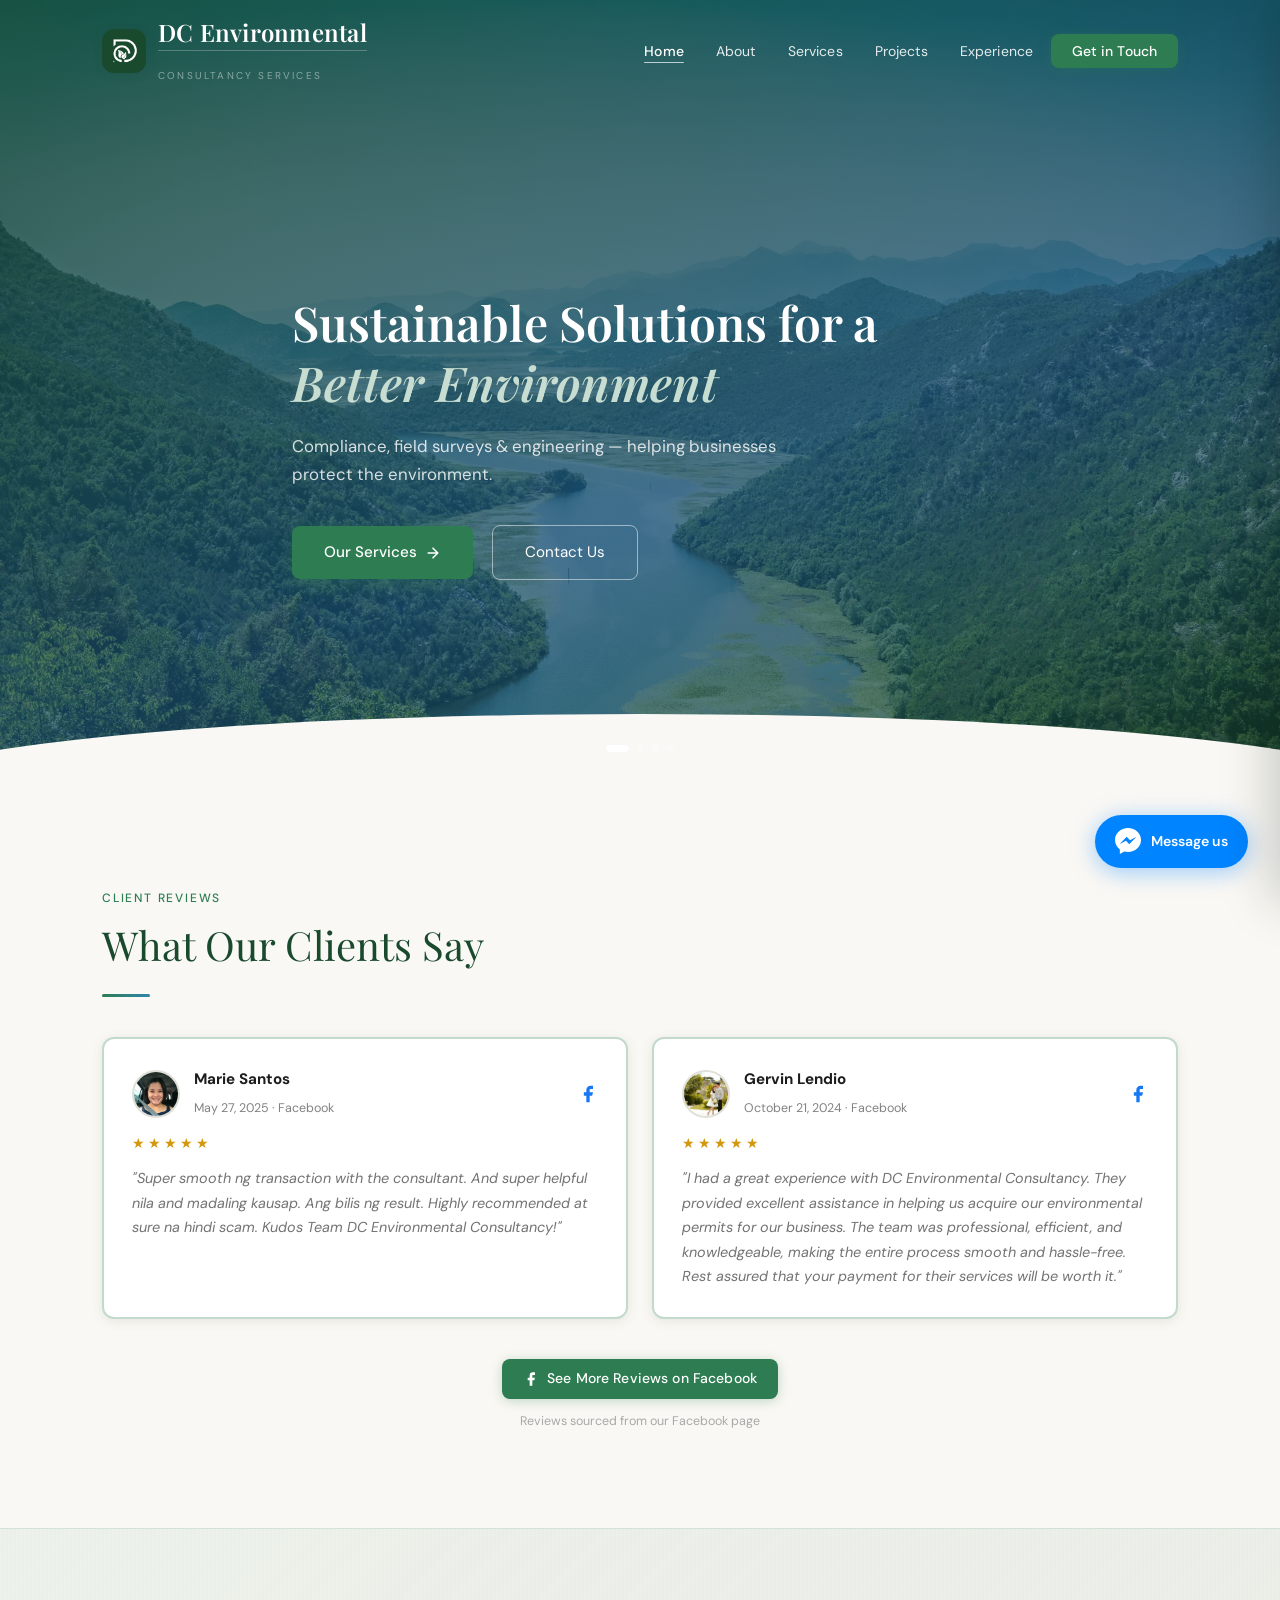
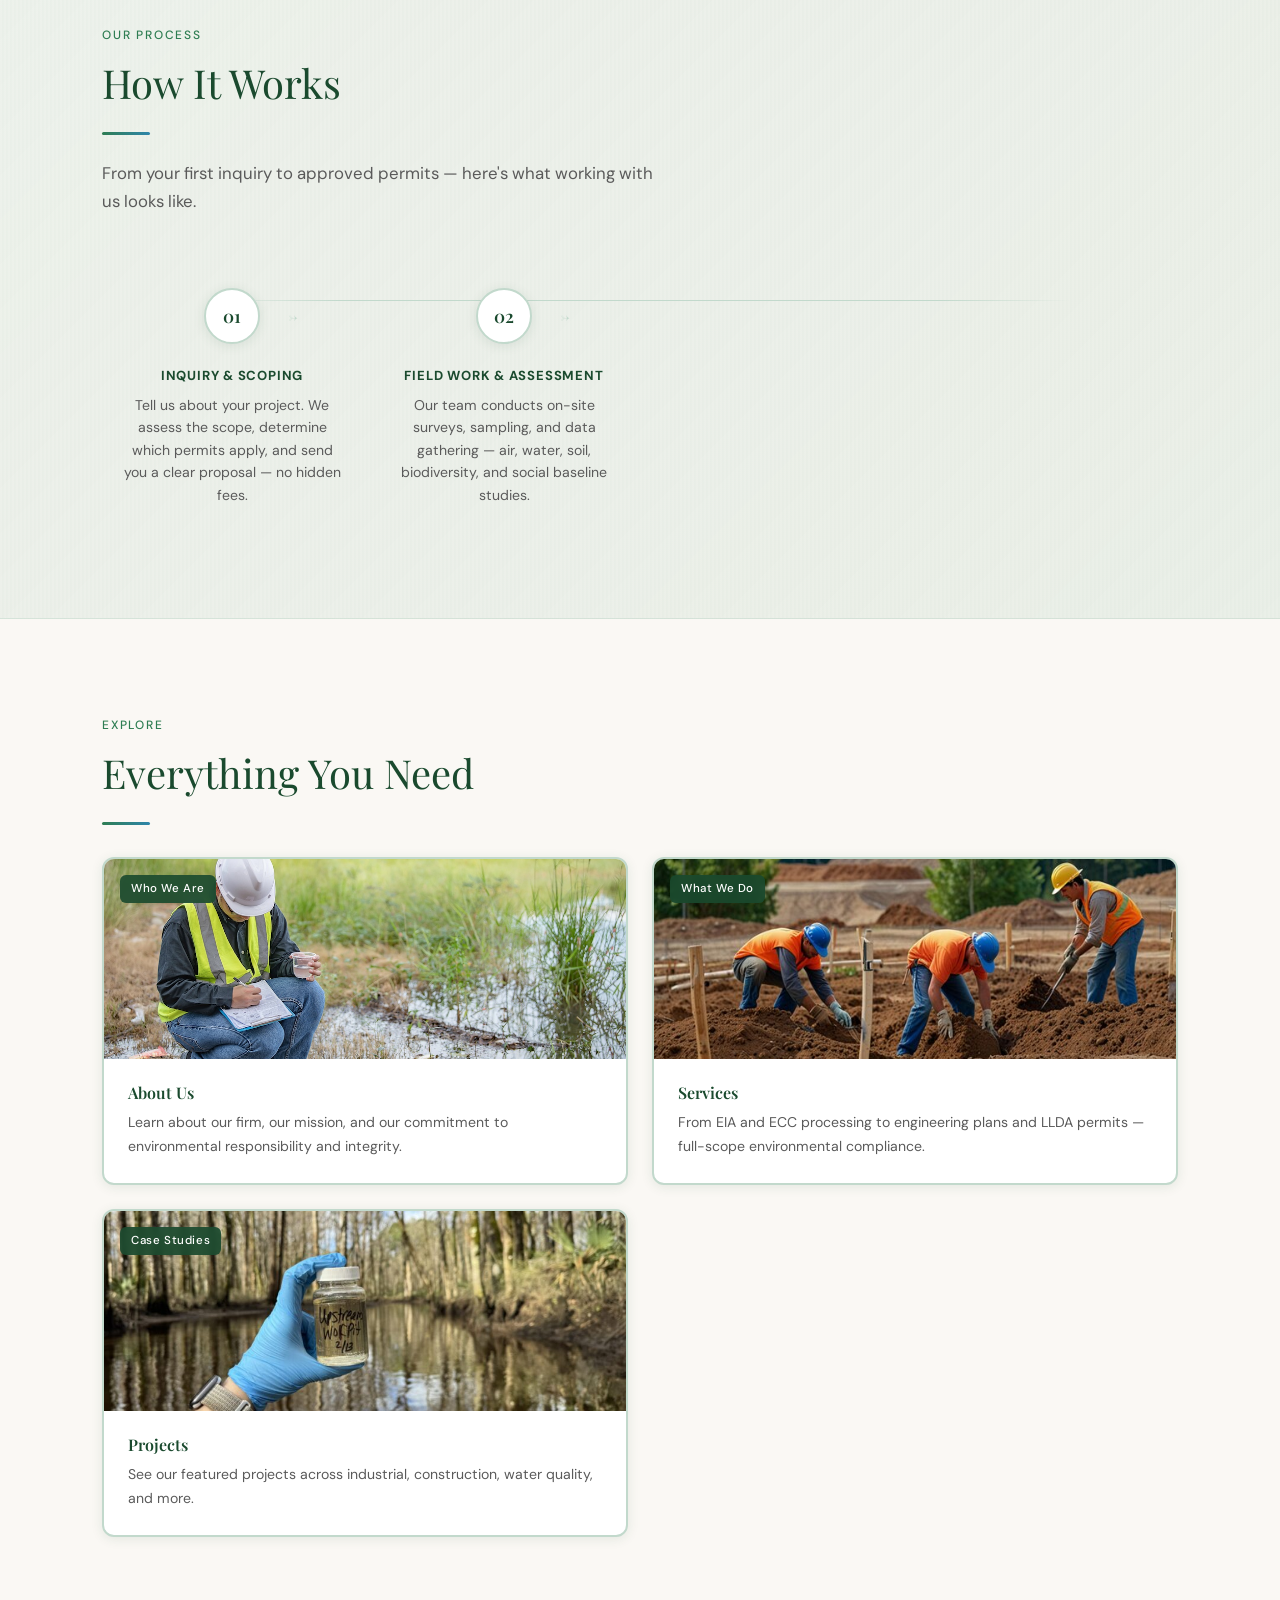
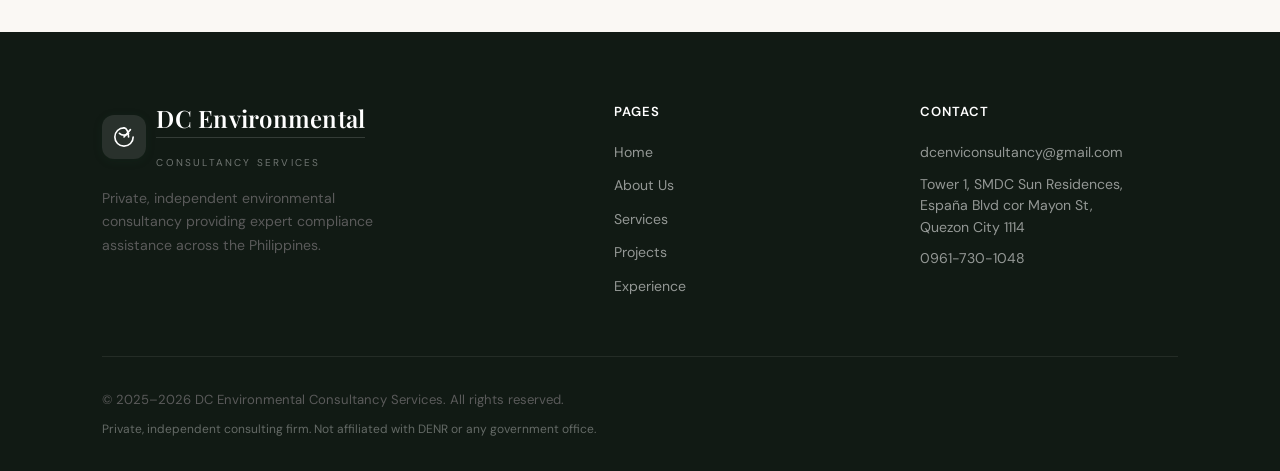
<file: index.html>
<!DOCTYPE html>
<html lang="en">
<head>
<meta charset="UTF-8">
<meta name="viewport" content="width=device-width, initial-scale=1.0">
<meta name="description" content="DC Environmental Consultancy Services - Expert environmental consulting, ECC/EIA processing, and compliance assistance across the Philippines.">
<meta name="keywords" content="environmental consultancy, ECC, EIA, environmental compliance, Philippines">
<meta property="og:title" content="DC Environmental Consultancy Services">
<meta property="og:description" content="Expert environmental consulting and compliance solutions for businesses across the Philippines.">
<meta property="og:type" content="website">
<link rel="icon" type="image/png" href="logonobg.png">
<link rel="apple-touch-icon" href="apple-touch-icon.png">
<title>DC Environmental Consultancy Services | Environmental Consulting Philippines</title>
<link href="https://fonts.googleapis.com/css2?family=Playfair+Display:ital,wght@0,400;0,600;1,400&family=DM+Sans:wght@300;400;500&display=swap" rel="stylesheet">
<link rel="stylesheet" href="style.css">
<link rel="stylesheet" href="mobile.css">
</head>
<body>

<a href="#main-content" class="skip-to-content">Skip to main content</a>

<!-- ── Navbar ── -->
<nav class="navbar" id="navbar" role="navigation" aria-label="Main navigation">
  <div class="container">
    <a href="index.html" class="logo" aria-label="DC Environmental Consultancy Services home">
      <div class="logo-mark" aria-hidden="true">
        <img src="logonobg.png" alt="DC Environmental Logo" onerror="this.style.display='none';this.nextElementSibling.style.display='flex'">
        <svg viewBox="0 0 24 24" fill="none" stroke="white" stroke-width="1.8" stroke-linecap="round" stroke-linejoin="round" style="display:none;width:70px;height:70px;">
          <path d="M12 2C6.48 2 2 6.48 2 12s4.48 10 10 10 10-4.48 10-10"/>
          <path d="M12 2c2.76 0 5 4.48 5 10"/>
          <path d="M17 8s-2 2-5 2-5-2-5-2"/>
          <path d="M19 4l-7 8"/>
        </svg>
      </div>
      <div class="logo-text">
        <strong>DC Environmental</strong>
        <span>Consultancy Services</span>
      </div>
    </a>
    <ul class="nav-links" id="navLinks" role="list">
      <li><a href="index.html" class="nav-item active-link">Home</a></li>
      <li><a href="about.html" class="nav-item">About</a></li>
      <li><a href="services.html" class="nav-item">Services</a></li>
      <li><a href="projects.html" class="nav-item">Projects</a></li>
      <li><a href="experience.html" class="nav-item">Experience</a></li>
      <li><button class="nav-cta" onclick="openContactModal()">Get in Touch</button></li>
    </ul>
    <button class="hamburger" id="hamburger" aria-label="Toggle menu" aria-expanded="false">
      <span></span><span></span><span></span>
    </button>
  </div>
</nav>

<!-- ── Hero with Carousel ── -->
<section class="hero" id="home" id="main-content" aria-label="Hero section">
  <div class="carousel-bg" id="carouselBg" aria-hidden="true">
    <div class="carousel-slide active" style="background-image: url('heresec.webp')"></div>
    <div class="carousel-slide" style="background-image: url('aboutsec.jpeg')"></div>
    <div class="carousel-slide" style="background-image: url('constructionsiteenvisec.jpg')"></div>
    <div class="carousel-slide" style="background-image: url('riverwaterqualitysec.jpg')"></div>
    <div class="carousel-overlay"></div>
  </div>

  <div class="carousel-dots" aria-label="Carousel indicators">
    <button class="dot active" data-index="0" aria-label="Slide 1"></button>
    <button class="dot" data-index="1" aria-label="Slide 2"></button>
    <button class="dot" data-index="2" aria-label="Slide 3"></button>
    <button class="dot" data-index="3" aria-label="Slide 4"></button>
  </div>

  <button class="carousel-arrow carousel-arrow--prev" id="carouselPrev" aria-label="Previous slide">
    <svg viewBox="0 0 24 24" fill="none" stroke="currentColor" stroke-width="2" stroke-linecap="round" stroke-linejoin="round"><path d="M15 18l-6-6 6-6"/></svg>
  </button>
  <button class="carousel-arrow carousel-arrow--next" id="carouselNext" aria-label="Next slide">
    <svg viewBox="0 0 24 24" fill="none" stroke="currentColor" stroke-width="2" stroke-linecap="round" stroke-linejoin="round"><path d="M9 18l6-6-6-6"/></svg>
  </button>

  <div class="container hero-container">
   <div class="hero-content">
  <h1>Sustainable Solutions for a <em>Better Environment</em></h1>
  <p class="hero-desc">Compliance, field surveys &amp; engineering — helping businesses protect the environment.</p>
  <div class="hero-actions">
  <a href="services.html" class="btn-primary">Our Services
    <svg viewBox="0 0 20 20" width="16" height="16" fill="none" stroke="currentColor" stroke-width="2" stroke-linecap="round" stroke-linejoin="round"><path d="M4 10h12M10 4l6 6-6 6"/></svg>
  </a>
  <a href="#" class="btn-outline" onclick="openContactModal(); return false;">Contact Us</a>
</div>
</div>

<div class="hero-stats">
  <div class="hero-stat">
    <span class="hero-stat-num">30+</span>
    <span class="hero-stat-lbl">Projects</span>
  </div>
  <div class="hero-stat">
    <span class="hero-stat-num">3</span>
    <span class="hero-stat-lbl">Years Active</span>
  </div>
  <div class="hero-stat">
    <span class="hero-stat-num">100%</span>
    <span class="hero-stat-lbl">Compliance Rate</span>
  </div>
</div>
</section>
 
  <!-- ── Testimonials ── -->
<section class="section" id="testimonials" aria-labelledby="testimonials-heading">
  <div class="container">
    <div class="section-label">Client Reviews</div>
    <h2 id="testimonials-heading" class="section-title">What Our Clients Say</h2>
    <div class="divider"></div>
    <div class="projects-grid" style="margin-top:2.5rem;">

      <!-- Card 1 -->
      <div class="project-card fade-in" style="display:flex;flex-direction:column;gap:1rem;padding:1.75rem;">
        <div style="display:flex;align-items:center;gap:0.875rem;">
          <img src="mariesantos.webp" alt="Marie Santos" style="width:48px;height:48px;border-radius:50%;object-fit:cover;flex-shrink:0;border:2px solid #e0e0d8;">
          <div>
            <strong style="display:block;font-size:0.95rem;">Marie Santos</strong>
            <span style="font-size:0.78rem;opacity:0.55;">May 27, 2025 · Facebook</span>
          </div>
          <svg viewBox="0 0 24 24" fill="#1877F2" width="20" height="20" style="margin-left:auto;flex-shrink:0;"><path d="M18 2h-3a5 5 0 00-5 5v3H7v4h3v8h4v-8h3l1-4h-4V7a1 1 0 011-1h3z"/></svg>
        </div>
        <div style="color:#d4960a;font-size:0.9rem;letter-spacing:3px;line-height:1;">★★★★★</div>
        <p style="margin:0;font-size:0.9rem;line-height:1.7;font-style:italic;opacity:0.85;">"Super smooth ng transaction with the consultant. And super helpful nila and madaling kausap. Ang bilis ng result. Highly recommended at sure na hindi scam. Kudos Team DC Environmental Consultancy!"</p>
      </div>

      <!-- Card 2 -->
      <div class="project-card fade-in" style="display:flex;flex-direction:column;gap:1rem;padding:1.75rem;">
        <div style="display:flex;align-items:center;gap:0.875rem;">
          <img src="gervinlendio.webp" alt="Gervin Lendio" style="width:48px;height:48px;border-radius:50%;object-fit:cover;flex-shrink:0;border:2px solid #e0e0d8;">
          <div>
            <strong style="display:block;font-size:0.95rem;">Gervin Lendio</strong>
            <span style="font-size:0.78rem;opacity:0.55;">October 21, 2024 · Facebook</span>
          </div>
          <svg viewBox="0 0 24 24" fill="#1877F2" width="20" height="20" style="margin-left:auto;flex-shrink:0;"><path d="M18 2h-3a5 5 0 00-5 5v3H7v4h3v8h4v-8h3l1-4h-4V7a1 1 0 011-1h3z"/></svg>
        </div>
        <div style="color:#d4960a;font-size:0.9rem;letter-spacing:3px;line-height:1;">★★★★★</div>
        <p style="margin:0;font-size:0.9rem;line-height:1.7;font-style:italic;opacity:0.85;">"I had a great experience with DC Environmental Consultancy. They provided excellent assistance in helping us acquire our environmental permits for our business. The team was professional, efficient, and knowledgeable, making the entire process smooth and hassle-free. Rest assured that your payment for their services will be worth it."</p>
      </div>


    </div>

    <!-- See More Reviews button -->
    <div style="text-align:center;margin-top:2.5rem;display:flex;flex-direction:column;align-items:center;gap:0.75rem;">
      <a href="https://www.facebook.com/61554171736979/reviews" target="_blank" rel="noopener"
         class="nav-cta"
         style="display:inline-flex;align-items:center;gap:0.5rem;text-decoration:none;padding:0.65rem 1.5rem;font-size:0.875rem;">
        <svg viewBox="0 0 24 24" fill="currentColor" width="16" height="16"><path d="M18 2h-3a5 5 0 00-5 5v3H7v4h3v8h4v-8h3l1-4h-4V7a1 1 0 011-1h3z"/></svg>
        See More Reviews on Facebook
      </a>
      <p style="font-size:0.78rem;opacity:0.5;margin:0;">Reviews sourced from our Facebook page</p>
    </div>

  </div>
</section>
<!-- ── How It Works ── -->
<section class="section section--alt" id="process" aria-labelledby="process-heading">
  <div class="container">
    <div class="section-label">Our Process</div>
    <h2 id="process-heading" class="section-title">How It Works</h2>
    <div class="divider"></div>
    <p class="section-subtitle">From your first inquiry to approved permits — here's what working with us looks like.</p>
    <div class="how-it-works-grid">
      <div class="how-step fade-in">
        <div class="how-step-num">01</div>
        <div class="how-step-text">
          <h4>Inquiry & Scoping</h4>
          <p>Tell us about your project. We assess the scope, determine which permits apply, and send you a clear proposal — no hidden fees.</p>
        </div>
      </div>
      <div class="how-step fade-in">
        <div class="how-step-num">02</div>
        <div class="how-step-text">
          <h4>Field Work & Assessment</h4>
          <p>Our team conducts on-site surveys, sampling, and data gathering — air, water, soil, biodiversity, and social baseline studies.</p>
        </div>
      </div>
      <div class="how-step fade-in">
        <div class="how-step-num">03</div>
        <div class="how-step-text">
          <h4>Documentation</h4>
          <p>We prepare all required technical reports, EIS/IEE documents, engineering plans, and compliance forms for submission.</p>
        </div>
      </div>
      <div class="how-step fade-in">
        <div class="how-step-num">04</div>
        <div class="how-step-text">
          <h4>Permit Approval</h4>
          <p>We handle filing with DENR, LLDA, NWRB and other agencies, follow up on status, and guide you until your permit is released.</p>
        </div>
      </div>
    </div>
  </div>
</section>

<!-- ── Quick Nav Cards ── -->
<section class="section" id="explore">
  <div class="container">
    <div class="section-label">Explore</div>
    <h2 class="section-title">Everything You Need</h2>
    <div class="divider"></div>
    <div class="projects-grid" style="margin-top:2rem;">
      <a href="about.html" class="project-card fade-in" style="text-decoration:none;display:block;">
        <div class="project-thumb">
          <img src="aboutsec.jpeg" alt="About DC Environmental" loading="lazy">
          <span class="project-thumb-label">Who We Are</span>
        </div>
        <div class="project-body">
          <h3>About Us</h3>
          <p>Learn about our firm, our mission, and our commitment to environmental responsibility and integrity.</p>
        </div>
      </a>
      <a href="services.html" class="project-card fade-in" style="text-decoration:none;display:block;">
        <div class="project-thumb">
          <img src="constructionsiteenvisec.jpg" alt="Our Services" loading="lazy">
          <span class="project-thumb-label">What We Do</span>
        </div>
        <div class="project-body">
          <h3>Services</h3>
          <p>From EIA and ECC processing to engineering plans and LLDA permits — full-scope environmental compliance.</p>
        </div>
      </a>
      <a href="projects.html" class="project-card fade-in" style="text-decoration:none;display:block;">
        <div class="project-thumb">
          <img src="riverwaterqualitysec.jpg" alt="Our Projects" loading="lazy">
          <span class="project-thumb-label">Case Studies</span>
        </div>
        <div class="project-body">
          <h3>Projects</h3>
          <p>See our featured projects across industrial, construction, water quality, and more.</p>
        </div>
      </a>
    </div>
  </div>
</section>

<!-- ── Footer ── -->
<footer>
  <div class="container">
    <div class="footer-grid">
      <div class="footer-brand">
        <a href="index.html" class="logo" aria-label="DC Environmental home">
         <div class="logo-mark">
  <svg viewBox="0 0 24 24" fill="none" stroke="white" stroke-width="1.8" stroke-linecap="round" stroke-linejoin="round" width="22" height="22">
    <path d="M12 2C6.48 2 2 6.48 2 12s4.48 10 10 10 10-4.48 10-10"/>
    <path d="M12 2c2.76 0 5 4.48 5 10"/>
    <path d="M17 8s-2 2-5 2-5-2-5-2"/>
    <path d="M19 4l-7 8"/>
  </svg>
</div>
          <div class="logo-text">
            <strong>DC Environmental</strong>
            <span>Consultancy Services</span>
          </div>
        </a>
        <p>Private, independent environmental consultancy providing expert compliance assistance across the Philippines.</p>
      </div>
      <div class="footer-col">
        <h4>Pages</h4>
        <a href="index.html">Home</a>
        <a href="about.html">About Us</a>
        <a href="services.html">Services</a>
        <a href="projects.html">Projects</a>
        <a href="experience.html">Experience</a>
      </div>
      <div class="footer-col">
        <h4>Contact</h4>
        <a href="mailto:dcenviconsultancy@gmail.com">dcenviconsultancy@gmail.com</a>
        <a href="https://maps.google.com/?q=SMDC+Sun+Residences+España+Boulevard+Quezon+City" target="_blank" rel="noopener" style="line-height:1.5;">Tower 1, SMDC Sun Residences,<br>España Blvd cor Mayon St,<br>Quezon City 1114</a>
        <a href="tel:+639617301048">0961-730-1048</a>
      </div>
    </div>
    <div class="footer-bottom">
      <p>&copy; 2025–2026 DC Environmental Consultancy Services. All rights reserved.</p>
      <p class="disclaimer">Private, independent consulting firm. Not affiliated with DENR or any government office.</p>
    </div>
  </div>
</footer>

<!-- Messenger Chat Widget -->
<div id="messengerWidget">
  <div class="msgr-popup" id="messengerPopup">
    <div class="msgr-header">
      <div class="msgr-avatar">
        <img src="logonobg.png" alt="DC Environmental">
      </div>
      <div class="msgr-info">
        <strong>DC Environmental</strong>
        <span>Typically replies instantly</span>
      </div>
      <button class="msgr-close" id="messengerClose" aria-label="Close chat">✕</button>
    </div>
    <div class="msgr-body">
      <div class="msgr-bubble-wrap">
        <div class="msgr-bubble">Hi there! 👋 Welcome to DC Environmental Consultancy. How can we help you today?</div>
        <div class="msgr-bubble-time">DC Environmental · just now</div>
      </div>
    </div>
    <div class="msgr-footer">
      <input class="msgr-input" id="messengerInput" placeholder="Aa" type="text" />
      <button class="msgr-send" id="messengerSend" aria-label="Send message">
        <svg viewBox="0 0 24 24" fill="white" width="16" height="16"><path d="M2 21l21-9L2 3v7l15 2-15 2z"/></svg>
      </button>
    </div>
    <a class="msgr-open-link" href="https://m.me/61554171736979" target="_blank" rel="noopener">Open in Messenger →</a>
  </div>
  <button class="messenger-float" id="messengerBtn" aria-label="Chat on Messenger">
    <svg viewBox="0 0 24 24" fill="white" width="26" height="26"><path d="M12 0C5.373 0 0 4.974 0 11.111c0 3.498 1.744 6.614 4.469 8.652V24l4.088-2.242c1.092.301 2.246.464 3.443.464 6.627 0 12-4.974 12-11.111S18.627 0 12 0zm1.191 14.963l-3.055-3.26-5.963 3.26L10.732 8l3.131 3.26L19.752 8l-6.561 6.963z"/></svg>
    <span>Message us</span>
  </button>
</div>

<!-- ── Contact Modal ── -->
<div class="modal-backdrop" id="modalBackdrop" onclick="closeContactModal()" aria-hidden="true"></div>
<div class="contact-modal" id="contactModal" role="dialog" aria-modal="true" aria-labelledby="modalTitle">
  <div class="modal-header">
    <div class="modal-header-inner">
     <div class="modal-logo-mark" aria-hidden="true">
  <img src="logonobg.png" alt="DC Environmental Logo" 
       style="width:24px;height:24px;object-fit:contain;">
</div>
      <div>
        <h2 id="modalTitle">Get in Touch</h2>
        <p>We'll respond via email.</p>
      </div>
    </div>
    <button class="modal-close" onclick="closeContactModal()" aria-label="Close contact form">
      <svg viewBox="0 0 24 24" fill="none" stroke="currentColor" stroke-width="2" stroke-linecap="round" stroke-linejoin="round" width="20" height="20"><path d="M18 6L6 18M6 6l12 12"/></svg>
    </button>
  </div>
  <div class="modal-body">
    <div class="modal-quick-links">
      <a href="https://www.facebook.com/61554171736979" target="_blank" rel="noopener" class="modal-quick-btn modal-quick-wa" style="background:#1877F2;">
  <svg viewBox="0 0 24 24" fill="white" width="20" height="20">
    <path d="M18 2h-3a5 5 0 00-5 5v3H7v4h3v8h4v-8h3l1-4h-4V7a1 1 0 011-1h3z"/>
  </svg>
  Facebook Page
</a>
      <a href="mailto:dcenviconsultancy@gmail.com" class="modal-quick-btn modal-quick-email">
        <svg viewBox="0 0 24 24" fill="none" stroke="currentColor" stroke-width="1.8" width="20" height="20"><path d="M4 4h16c1.1 0 2 .9 2 2v12c0 1.1-.9 2-2 2H4c-1.1 0-2-.9-2-2V6c0-1.1.9-2 2-2z"/><path d="M22 6l-10 7L2 6"/></svg>
        Email Us
      </a>
    </div>
    <div class="modal-divider"><span>or fill out the form</span></div>
    <form id="contactForm" novalidate>
      <div class="modal-form-row">
        <div class="form-group">
          <label for="fname">First Name *</label>
          <input type="text" id="fname" name="fname" placeholder="Juan" required autocomplete="given-name">
        </div>
        <div class="form-group">
          <label for="lname">Last Name *</label>
          <input type="text" id="lname" name="lname" placeholder="dela Cruz" required autocomplete="family-name">
        </div>
      </div>
      <div class="form-group">
        <label for="memail">Email Address</label>
        <input type="email" id="memail" name="email" placeholder="juan@example.com" autocomplete="email">
      </div>
      <div class="form-group">
        <label for="mphone">Phone</label>
        <input type="tel" id="mphone" name="phone" placeholder="09XX-XXX-XXXX" autocomplete="tel">
      </div>
      <div class="form-group">
        <label for="mservice">Service Needed</label>
        <select id="mservice" name="service">
          <option value="">Select a service...</option>
          <option>Environmental Impact Assessment (EIA/EIS)</option>
          <option>Certificate of Non-Coverage (CNC)</option>
          <option>Environmental Compliance Certificate (ECC)</option>
          <option>ECC Amendment (Minor/Major)</option>
          <option>PCO Accreditation</option>
          <option>Hazardous Waste Generator ID (HWG-ID)</option>
          <option>Permit to Operate - Air (PTO-APSI)</option>
          <option>Wastewater Discharge Permit (WWDP)</option>
          <option>LLDA Permits</option>
          <option>Water Permits (NWRB)</option>
          <option>Site Development Plan (SDP)</option>
          <option>Drainage / Septic Layout</option>
          <option>GIS Mapping</option>
          <option>Other</option>
        </select>
      </div>
      <div class="form-group">
        <label for="mmessage">Message *</label>
        <textarea id="mmessage" name="message" placeholder="Briefly describe your project or inquiry..." required></textarea>
      </div>
      <button type="submit" class="btn-submit">
        Send Message
        <svg viewBox="0 0 20 20" width="16" height="16" fill="none" stroke="currentColor" stroke-width="2" stroke-linecap="round" stroke-linejoin="round"><path d="M4 10h12M10 4l6 6-6 6"/></svg>
      </button>
      <p class="form-notice">DC Environmental is a private, independent firm. Not affiliated with DENR or any government office.</p>
    </form>
    <div class="form-success" id="formSuccess" style="display:none;" aria-live="polite">
      <div class="form-success-icon">
        <svg viewBox="0 0 48 48" fill="none" stroke="#2e7d52" stroke-width="2.5" stroke-linecap="round" stroke-linejoin="round"><circle cx="24" cy="24" r="20"/><path d="M16 24l6 6 10-12"/></svg>
      </div>
      <h3>Message Sent!</h3>
      <p>Thank you for reaching out. We'll get back to you as soon as possible via email.</p>
      <button class="btn-primary" onclick="closeContactModal()" style="margin-top:1.5rem;width:100%;justify-content:center;">Close</button>
    </div>
  </div>
</div>

<script src="main.js"></script>
</body>
</html>
</file>
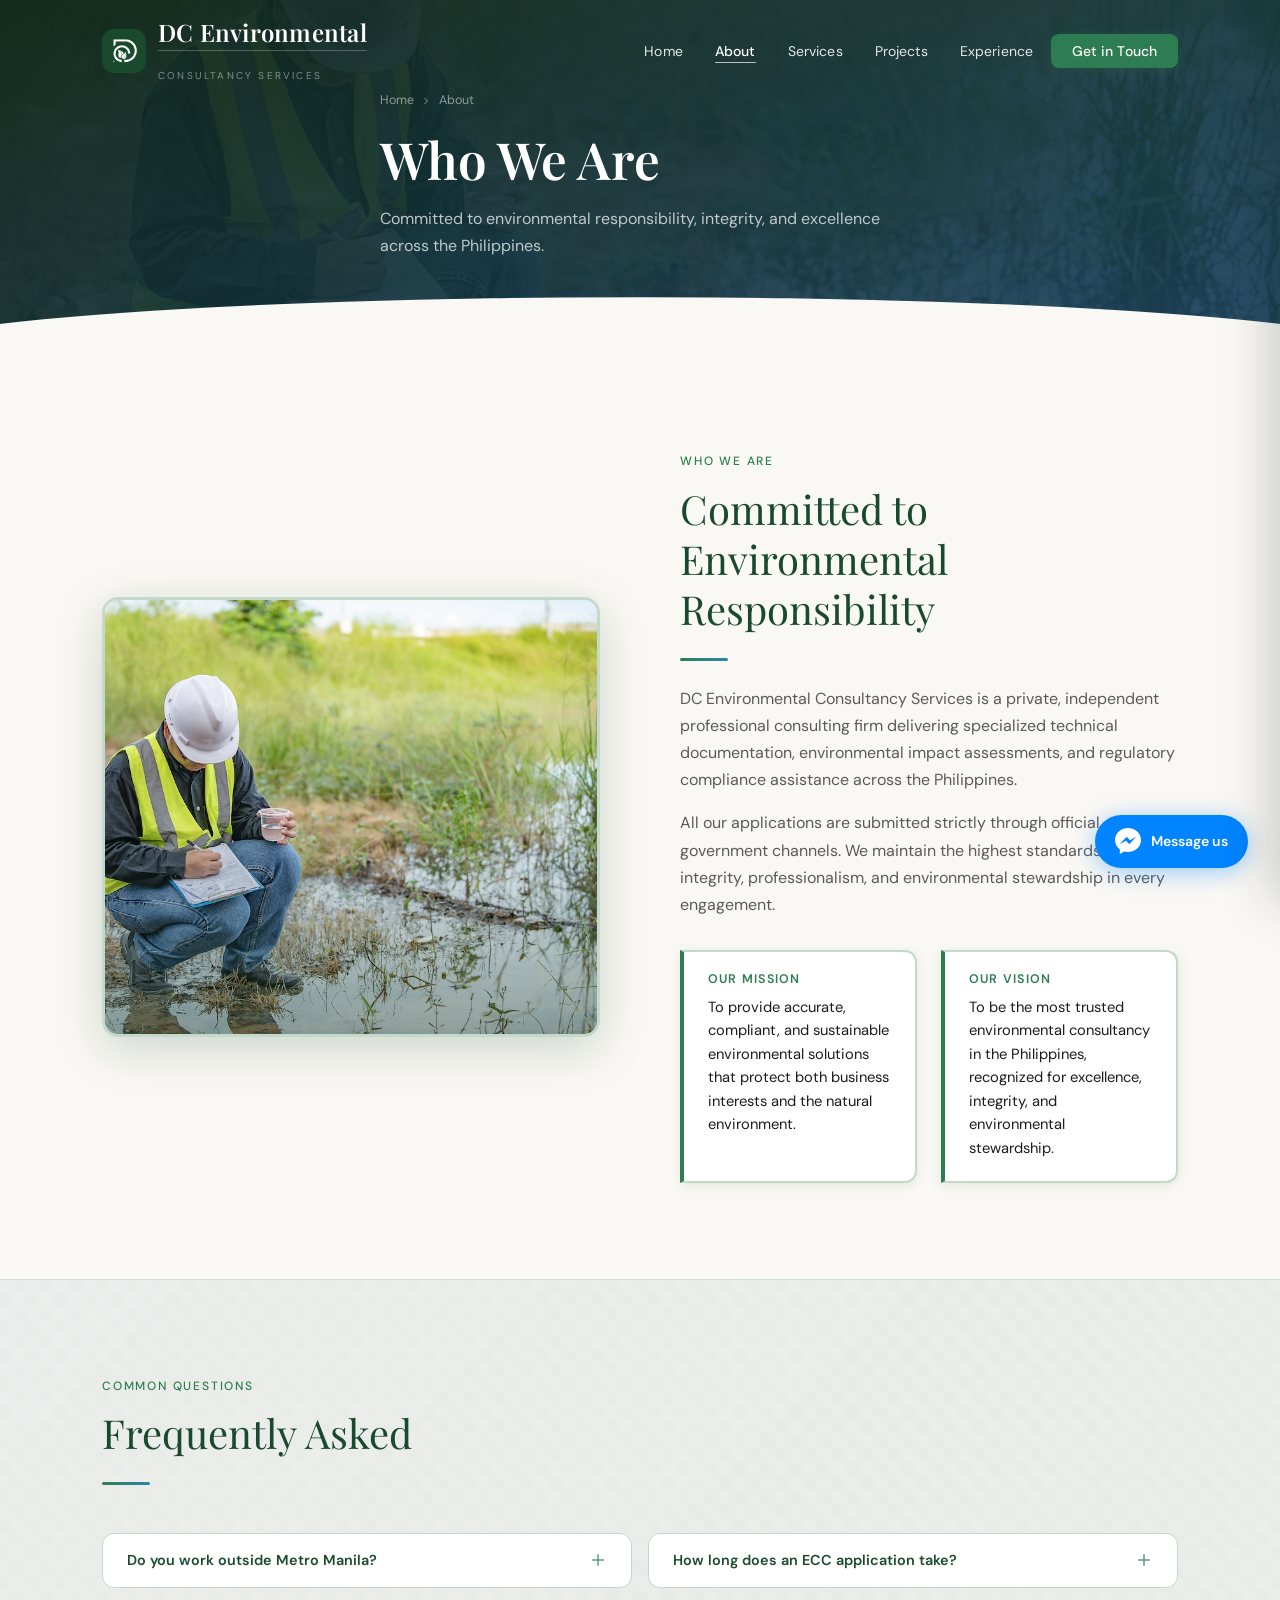
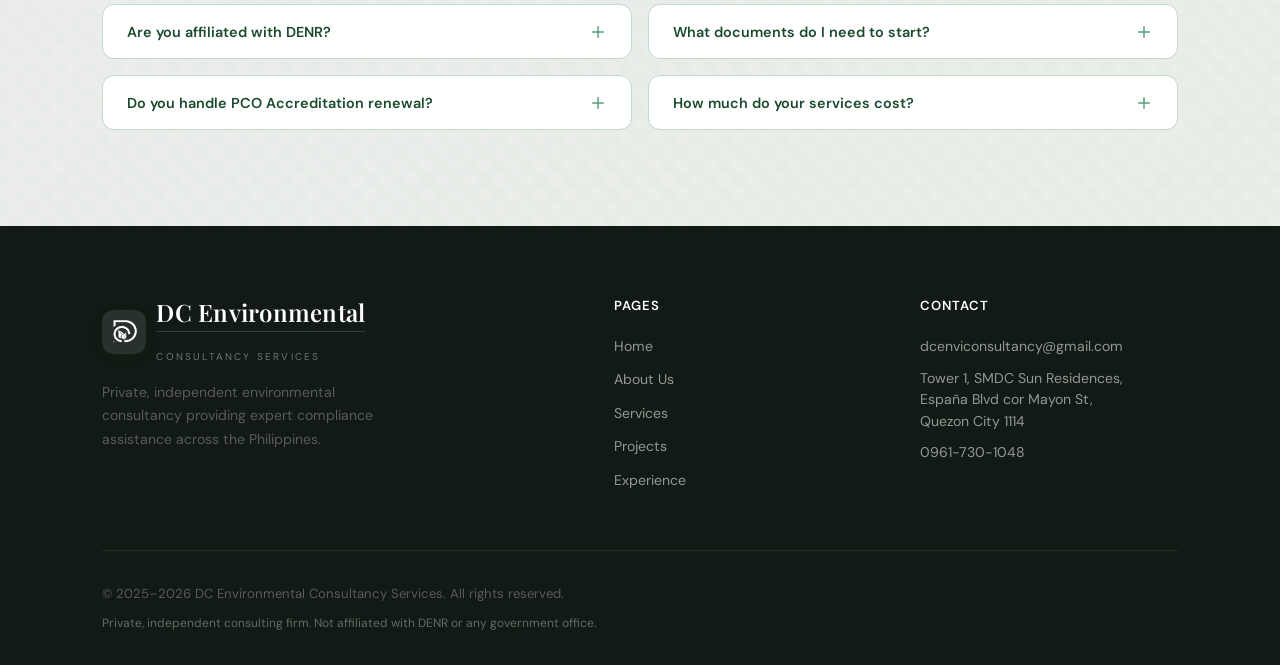
<file: about.html>
<!DOCTYPE html>
<html lang="en">
<head>
<meta charset="UTF-8">
<meta name="viewport" content="width=device-width, initial-scale=1.0">
<meta name="description" content="About DC Environmental Consultancy Services — our mission, vision, and commitment to environmental responsibility across the Philippines.">
<link rel="icon" type="image/png" href="logonobg.png">
<link rel="apple-touch-icon" href="apple-touch-icon.png">
<title>About Us | DC Environmental Consultancy Services</title>
<link href="https://fonts.googleapis.com/css2?family=Playfair+Display:ital,wght@0,400;0,600;1,400&family=DM+Sans:wght@300;400;500&display=swap" rel="stylesheet">
<link rel="stylesheet" href="style.css">
<link rel="stylesheet" href="mobile.css">
<style>
  /* ── Inner page hero (no carousel, solid bg) ── */
  .page-hero {
    background: linear-gradient(160deg, rgba(14,38,24,0.95) 0%, rgba(22,62,92,0.88) 100%),
                url('aboutsec.jpeg') center/cover no-repeat;
    min-height: 38vh;
    display: flex; align-items: flex-end;
    padding-top: 90px; padding-bottom: 6rem;
    position: relative;
  }
  /* REPLACE WITH: */
.page-hero::after {
  content: '';
  position: absolute; bottom: -2px; left: 0; right: 0; height: 60px;
  background: var(--cream);
  clip-path: ellipse(60% 100% at 50% 100%);
  z-index: 1; /* lower than page-hero-inner */
}
.page-hero-inner {
  position: relative;
  z-index: 3;
}  
  .page-hero-inner { position: relative; z-index: 3; }
  .page-breadcrumb {
    display: flex; align-items: center; gap: 0.4rem;
    font-size: 0.78rem; color: rgba(255,255,255,0.5);
    margin-bottom: 1rem;
  }
  .page-breadcrumb a { color: rgba(255,255,255,0.5); }
  .page-breadcrumb a:hover { color: var(--mist); }
  .page-hero h1 { color: var(--white); font-size: clamp(2rem, 5vw, 3.2rem); max-width: 600px; }
  .page-hero p  { color: rgba(255,255,255,0.72); margin-top: 0.85rem; max-width: 520px; font-size: 1rem; }
  @media (max-width: 768px) {
    .page-hero { min-height: 32vh; padding-bottom: 3rem; padding-top: 72px; }
    .page-hero h1 { font-size: 1.8rem; }
    .page-hero p  { font-size: 0.9rem; margin-top: 0.65rem; }
  }
</style>
</head>
<body>

<a href="#main-content" class="skip-to-content">Skip to main content</a>

<!-- ── Navbar ── -->
<nav class="navbar scrolled" id="navbar" role="navigation" aria-label="Main navigation">
  <div class="container">
    <a href="index.html" class="logo" aria-label="DC Environmental home">
      <div class="logo-mark" aria-hidden="true">
        <img src="logonobg.png" alt="DC Environmental Logo" onerror="this.style.display='none';this.nextElementSibling.style.display='flex'">
        <svg viewBox="0 0 24 24" fill="none" stroke="white" stroke-width="1.8" stroke-linecap="round" stroke-linejoin="round" style="display:none;width:22px;height:22px;">
          <path d="M12 2C6.48 2 2 6.48 2 12s4.48 10 10 10 10-4.48 10-10"/>
          <path d="M12 2c2.76 0 5 4.48 5 10"/>
          <path d="M17 8s-2 2-5 2-5-2-5-2"/>
          <path d="M19 4l-7 8"/>
        </svg>
      </div>
      <div class="logo-text">
        <strong>DC Environmental</strong>
        <span>Consultancy Services</span>
      </div>
    </a>
    <ul class="nav-links" id="navLinks" role="list">
      <li><a href="index.html" class="nav-item">Home</a></li>
      <li><a href="about.html" class="nav-item active-link">About</a></li>
      <li><a href="services.html" class="nav-item">Services</a></li>
      <li><a href="projects.html" class="nav-item">Projects</a></li>
      <li><a href="experience.html" class="nav-item">Experience</a></li>
      <li><button class="nav-cta" onclick="openContactModal()">Get in Touch</button></li>
    </ul>
    <button class="hamburger" id="hamburger" aria-label="Toggle menu" aria-expanded="false">
      <span></span><span></span><span></span>
    </button>
  </div>
</nav>

<!-- ── Page Hero ── -->
<div class="page-hero" id="main-content">
  <div class="container page-hero-inner">
    <nav class="page-breadcrumb" aria-label="Breadcrumb">
      <a href="index.html">Home</a>
      <svg width="12" height="12" viewBox="0 0 24 24" fill="none" stroke="currentColor" stroke-width="2"><path d="M9 18l6-6-6-6"/></svg>
      <span>About</span>
    </nav>
    <h1>Who We Are</h1>
    <p>Committed to environmental responsibility, integrity, and excellence across the Philippines.</p>
  </div>
</div>

<!-- ── About Content ── -->
<section class="section" id="about" aria-labelledby="about-heading">
  <div class="container">
    <div class="about-grid">
      <div class="about-visual fade-in">
        <div class="about-img-wrap">
          <img src="aboutsec.jpeg" alt="DC Environmental team at work" class="about-img" loading="lazy">
          <div class="about-img-overlay"></div>
        </div>
        
      </div>
      <div class="about-content fade-in">
        <div class="section-label">Who We Are</div>
        <h2 id="about-heading" class="section-title">Committed to Environmental Responsibility</h2>
        <div class="divider"></div>
        <p style="margin-bottom:1rem;">DC Environmental Consultancy Services is a private, independent professional consulting firm delivering specialized technical documentation, environmental impact assessments, and regulatory compliance assistance across the Philippines.</p>
        <p>All our applications are submitted strictly through official government channels. We maintain the highest standards of integrity, professionalism, and environmental stewardship in every engagement.</p>
        <div class="mission-vision">
          <div class="mv-card">
            <h4>Our Mission</h4>
            <p>To provide accurate, compliant, and sustainable environmental solutions that protect both business interests and the natural environment.</p>
          </div>
          <div class="mv-card">
            <h4>Our Vision</h4>
            <p>To be the most trusted environmental consultancy in the Philippines, recognized for excellence, integrity, and environmental stewardship.</p>
          </div>
        </div>
      </div>
    </div>
  </div>
</section>

<!-- ── FAQ ── -->
<section class="section section--alt" id="faq" aria-labelledby="faq-heading">
  <div class="container">
    <div class="section-label">Common Questions</div>
    <h2 id="faq-heading" class="section-title">Frequently Asked</h2>
    <div class="divider"></div>
    <div class="faq-grid">

      <div class="faq-item">
        <button class="faq-q" aria-expanded="false">
          Do you work outside Metro Manila?
          <svg viewBox="0 0 24 24" fill="none" stroke-width="2" stroke-linecap="round" stroke-linejoin="round"><path d="M12 5v14M5 12h14"/></svg>
        </button>
        <div class="faq-a" role="region"><div class="faq-a-inner">Yes. DC Environmental operates nationwide. We have completed projects in Luzon, Visayas, and Mindanao — including remote and island locations. Travel and logistics will be outlined in your project proposal.</div></div>
      </div>

      <div class="faq-item">
        <button class="faq-q" aria-expanded="false">
          How long does an ECC application take?
          <svg viewBox="0 0 24 24" fill="none" stroke-width="2" stroke-linecap="round" stroke-linejoin="round"><path d="M12 5v14M5 12h14"/></svg>
        </button>
        <div class="faq-a" role="region"><div class="faq-a-inner">It depends on the project type and DENR category. A Certificate of Non-Coverage (CNC) may take 2–4 weeks. A full EIS process (for Category A projects) typically takes 6–18 months. We'll give you a realistic timeline upfront.</div></div>
      </div>

      <div class="faq-item">
        <button class="faq-q" aria-expanded="false">
          Are you affiliated with DENR?
          <svg viewBox="0 0 24 24" fill="none" stroke-width="2" stroke-linecap="round" stroke-linejoin="round"><path d="M12 5v14M5 12h14"/></svg>
        </button>
        <div class="faq-a" role="region"><div class="faq-a-inner">No. DC Environmental Consultancy Services is a private, independent firm. We are not affiliated with, authorized by, or acting as agents of DENR or any government office. All permit applications are filed through official government channels.</div></div>
      </div>

      <div class="faq-item">
        <button class="faq-q" aria-expanded="false">
          What documents do I need to start?
          <svg viewBox="0 0 24 24" fill="none" stroke-width="2" stroke-linecap="round" stroke-linejoin="round"><path d="M12 5v14M5 12h14"/></svg>
        </button>
        <div class="faq-a" role="region"><div class="faq-a-inner">Typically: a project description, location map or lot plan, and any existing permits or prior assessments. Don't worry if you don't have everything — we'll tell you exactly what's needed after your initial inquiry.</div></div>
      </div>

      <div class="faq-item">
        <button class="faq-q" aria-expanded="false">
          Do you handle PCO Accreditation renewal?
          <svg viewBox="0 0 24 24" fill="none" stroke-width="2" stroke-linecap="round" stroke-linejoin="round"><path d="M12 5v14M5 12h14"/></svg>
        </button>
        <div class="faq-a" role="region"><div class="faq-a-inner">Yes. We assist with both initial PCO Accreditation and annual renewal requirements, including preparation of the Annual Environmental Monitoring Report (AEMR) and other compliance documents.</div></div>
      </div>

      <div class="faq-item">
        <button class="faq-q" aria-expanded="false">
          How much do your services cost?
          <svg viewBox="0 0 24 24" fill="none" stroke-width="2" stroke-linecap="round" stroke-linejoin="round"><path d="M12 5v14M5 12h14"/></svg>
        </button>
        <div class="faq-a" role="region"><div class="faq-a-inner">Every project is different, so we don't post flat rates. After a brief consultation, we provide a detailed, transparent proposal. Send us a message — initial inquiries are free.</div></div>
      </div>

    </div>
  </div>
</section>

<!-- ── Footer ── -->
<footer>
  <div class="container">
  <div class="footer-grid">
  <div class="footer-brand">
    <a href="index.html" class="logo" aria-label="DC Environmental home">
      <div class="logo-mark">
        <img src="logonobg.png" alt="DC Environmental Logo"
             onerror="this.style.display='none'">
      </div>
      <div class="logo-text">
        <strong>DC Environmental</strong>
        <span>Consultancy Services</span>
      </div>
    </a>
    <p style="margin-top:1rem;">Private, independent environmental consultancy providing expert compliance assistance across the Philippines.</p>

  </div>
  <div class="footer-col">
    <h4>Pages</h4>
    <a href="index.html">Home</a>
    <a href="about.html">About Us</a>
    <a href="services.html">Services</a>
    <a href="projects.html">Projects</a>
    <a href="experience.html">Experience</a>
  </div>
  <div class="footer-col">
    <h4>Contact</h4>
    <a href="mailto:dcenviconsultancy@gmail.com">dcenviconsultancy@gmail.com</a>
    <a href="https://maps.google.com/?q=SMDC+Sun+Residences+España+Boulevard+Quezon+City" target="_blank" rel="noopener" style="line-height:1.5;">Tower 1, SMDC Sun Residences,<br>España Blvd cor Mayon St,<br>Quezon City 1114</a>
    <a href="tel:+639617301048">0961-730-1048</a>
  </div>
</div>
<div class="footer-bottom">
  <p>&copy; 2025–2026 DC Environmental Consultancy Services. All rights reserved.</p>
  <p class="disclaimer">Private, independent consulting firm. Not affiliated with DENR or any government office.</p>
</div>
</footer>

<!-- Messenger Chat Widget -->
<div id="messengerWidget">
  <div class="msgr-popup" id="messengerPopup">
    <div class="msgr-header">
      <div class="msgr-avatar">
        <img src="logonobg.png" alt="DC Environmental">
      </div>
      <div class="msgr-info">
        <strong>DC Environmental</strong>
        <span>Typically replies instantly</span>
      </div>
      <button class="msgr-close" id="messengerClose" aria-label="Close chat">✕</button>
    </div>
    <div class="msgr-body">
      <div class="msgr-bubble-wrap">
        <div class="msgr-bubble">Hi there! 👋 Welcome to DC Environmental Consultancy. How can we help you today?</div>
        <div class="msgr-bubble-time">DC Environmental · just now</div>
      </div>
    </div>
    <div class="msgr-footer">
      <input class="msgr-input" id="messengerInput" placeholder="Aa" type="text" />
      <button class="msgr-send" id="messengerSend" aria-label="Send message">
        <svg viewBox="0 0 24 24" fill="white" width="16" height="16"><path d="M2 21l21-9L2 3v7l15 2-15 2z"/></svg>
      </button>
    </div>
    <a class="msgr-open-link" href="https://m.me/61554171736979" target="_blank" rel="noopener">Open in Messenger →</a>
  </div>
  <button class="messenger-float" id="messengerBtn" aria-label="Chat on Messenger">
    <svg viewBox="0 0 24 24" fill="white" width="26" height="26"><path d="M12 0C5.373 0 0 4.974 0 11.111c0 3.498 1.744 6.614 4.469 8.652V24l4.088-2.242c1.092.301 2.246.464 3.443.464 6.627 0 12-4.974 12-11.111S18.627 0 12 0zm1.191 14.963l-3.055-3.26-5.963 3.26L10.732 8l3.131 3.26L19.752 8l-6.561 6.963z"/></svg>
    <span>Message us</span>
  </button>
</div>

<!-- ── Contact Modal ── -->
<div class="modal-backdrop" id="modalBackdrop" onclick="closeContactModal()" aria-hidden="true"></div>
<div class="contact-modal" id="contactModal" role="dialog" aria-modal="true" aria-labelledby="modalTitle">
  <div class="modal-header">
    <div class="modal-header-inner">
     <div class="modal-logo-mark" aria-hidden="true">
  <img src="logonobg.png" alt="DC Environmental Logo" 
       style="width:24px;height:24px;object-fit:contain;">
</div>
      <div>
        <h2 id="modalTitle">Get in Touch</h2>
        <p>We'll respond via email.</p>
      </div>
    </div>
    <button class="modal-close" onclick="closeContactModal()" aria-label="Close contact form">
      <svg viewBox="0 0 24 24" fill="none" stroke="currentColor" stroke-width="2" stroke-linecap="round" stroke-linejoin="round" width="20" height="20"><path d="M18 6L6 18M6 6l12 12"/></svg>
    </button>
  </div>
  <div class="modal-body">
    <div class="modal-quick-links">
      <a href="https://www.facebook.com/61554171736979" target="_blank" rel="noopener" class="modal-quick-btn modal-quick-wa" style="background:#1877F2;">
  <svg viewBox="0 0 24 24" fill="white" width="20" height="20">
    <path d="M18 2h-3a5 5 0 00-5 5v3H7v4h3v8h4v-8h3l1-4h-4V7a1 1 0 011-1h3z"/>
  </svg>
  Facebook Page
      </a>
      <a href="mailto:dcenviconsultancy@gmail.com" class="modal-quick-btn modal-quick-email">
        <svg viewBox="0 0 24 24" fill="none" stroke="currentColor" stroke-width="1.8" width="20" height="20"><path d="M4 4h16c1.1 0 2 .9 2 2v12c0 1.1-.9 2-2 2H4c-1.1 0-2-.9-2-2V6c0-1.1.9-2 2-2z"/><path d="M22 6l-10 7L2 6"/></svg>
        Email Us
      </a>
    </div>
    <div class="modal-divider"><span>or fill out the form</span></div>
    <form id="contactForm" novalidate>
      <div class="modal-form-row">
        <div class="form-group"><label for="fname">First Name *</label><input type="text" id="fname" name="fname" placeholder="Juan" required autocomplete="given-name"></div>
        <div class="form-group"><label for="lname">Last Name *</label><input type="text" id="lname" name="lname" placeholder="dela Cruz" required autocomplete="family-name"></div>
      </div>
      <div class="form-group"><label for="memail">Email Address</label><input type="email" id="memail" name="email" placeholder="juan@example.com" autocomplete="email"></div>
      <div class="form-group"><label for="mphone">Phone/label><input type="tel" id="mphone" name="phone" placeholder="09XX-XXX-XXXX" autocomplete="tel"></div>
      <div class="form-group">
        <label for="mservice">Service Needed</label>
        <select id="mservice" name="service">
          <option value="">Select a service...</option>
          <option>Environmental Impact Assessment (EIA/EIS)</option>
          <option>Certificate of Non-Coverage (CNC)</option>
          <option>Environmental Compliance Certificate (ECC)</option>
          <option>PCO Accreditation</option>
          <option>LLDA Permits</option>
          <option>Other</option>
        </select>
      </div>
      <div class="form-group"><label for="mmessage">Message *</label><textarea id="mmessage" name="message" placeholder="Briefly describe your project or inquiry..." required></textarea></div>
      <button type="submit" class="btn-submit">Send Message <svg viewBox="0 0 20 20" width="16" height="16" fill="none" stroke="currentColor" stroke-width="2" stroke-linecap="round" stroke-linejoin="round"><path d="M4 10h12M10 4l6 6-6 6"/></svg></button>
      <p class="form-notice">Private, independent firm. Not affiliated with DENR or any government office.</p>
    </form>
    <div class="form-success" id="formSuccess" style="display:none;" aria-live="polite">
      <div class="form-success-icon"><svg viewBox="0 0 48 48" fill="none" stroke="#2e7d52" stroke-width="2.5" stroke-linecap="round" stroke-linejoin="round"><circle cx="24" cy="24" r="20"/><path d="M16 24l6 6 10-12"/></svg></div>
      <h3>Message Sent!</h3>
      <p>We'll get back to you via email.</p>
      <button class="btn-primary" onclick="closeContactModal()" style="margin-top:1.5rem;width:100%;justify-content:center;">Close</button>
    </div>
  </div>
</div>

<script src="main.js"></script>
</body>
</html>
</file>
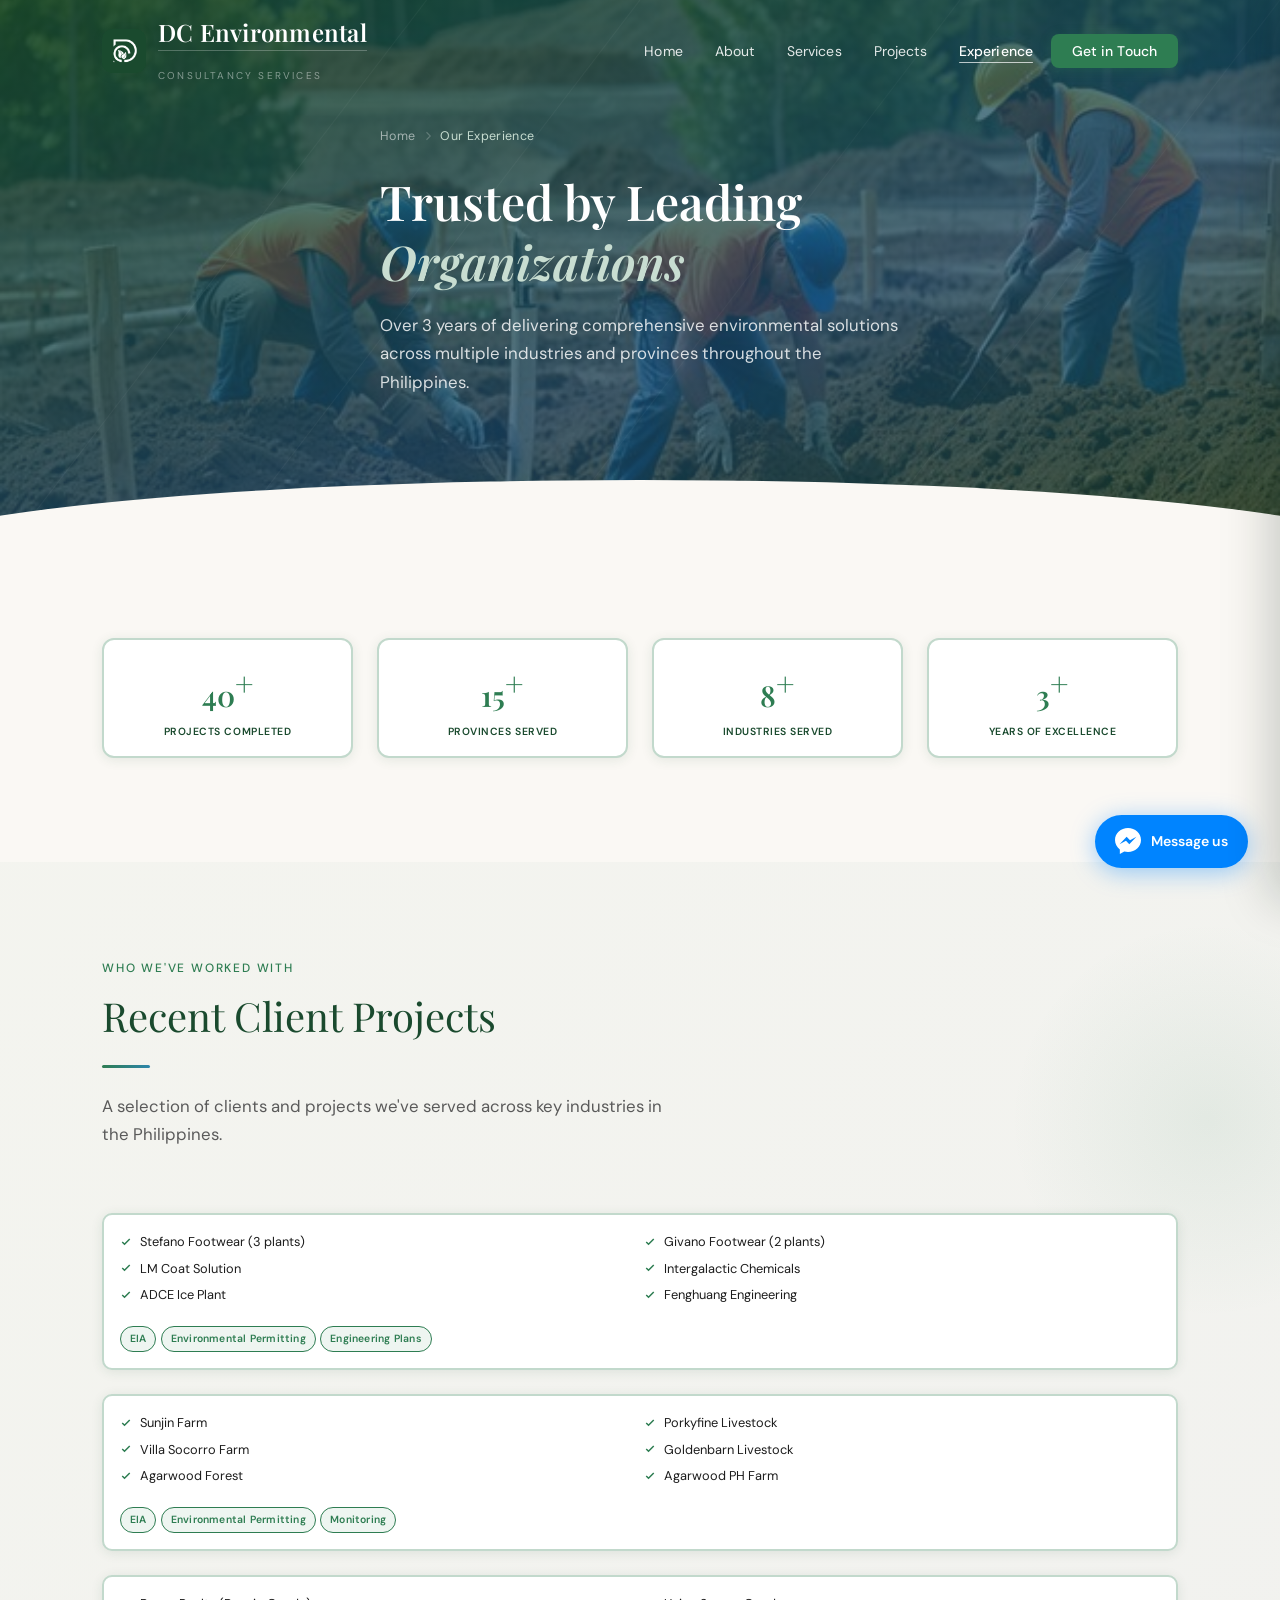
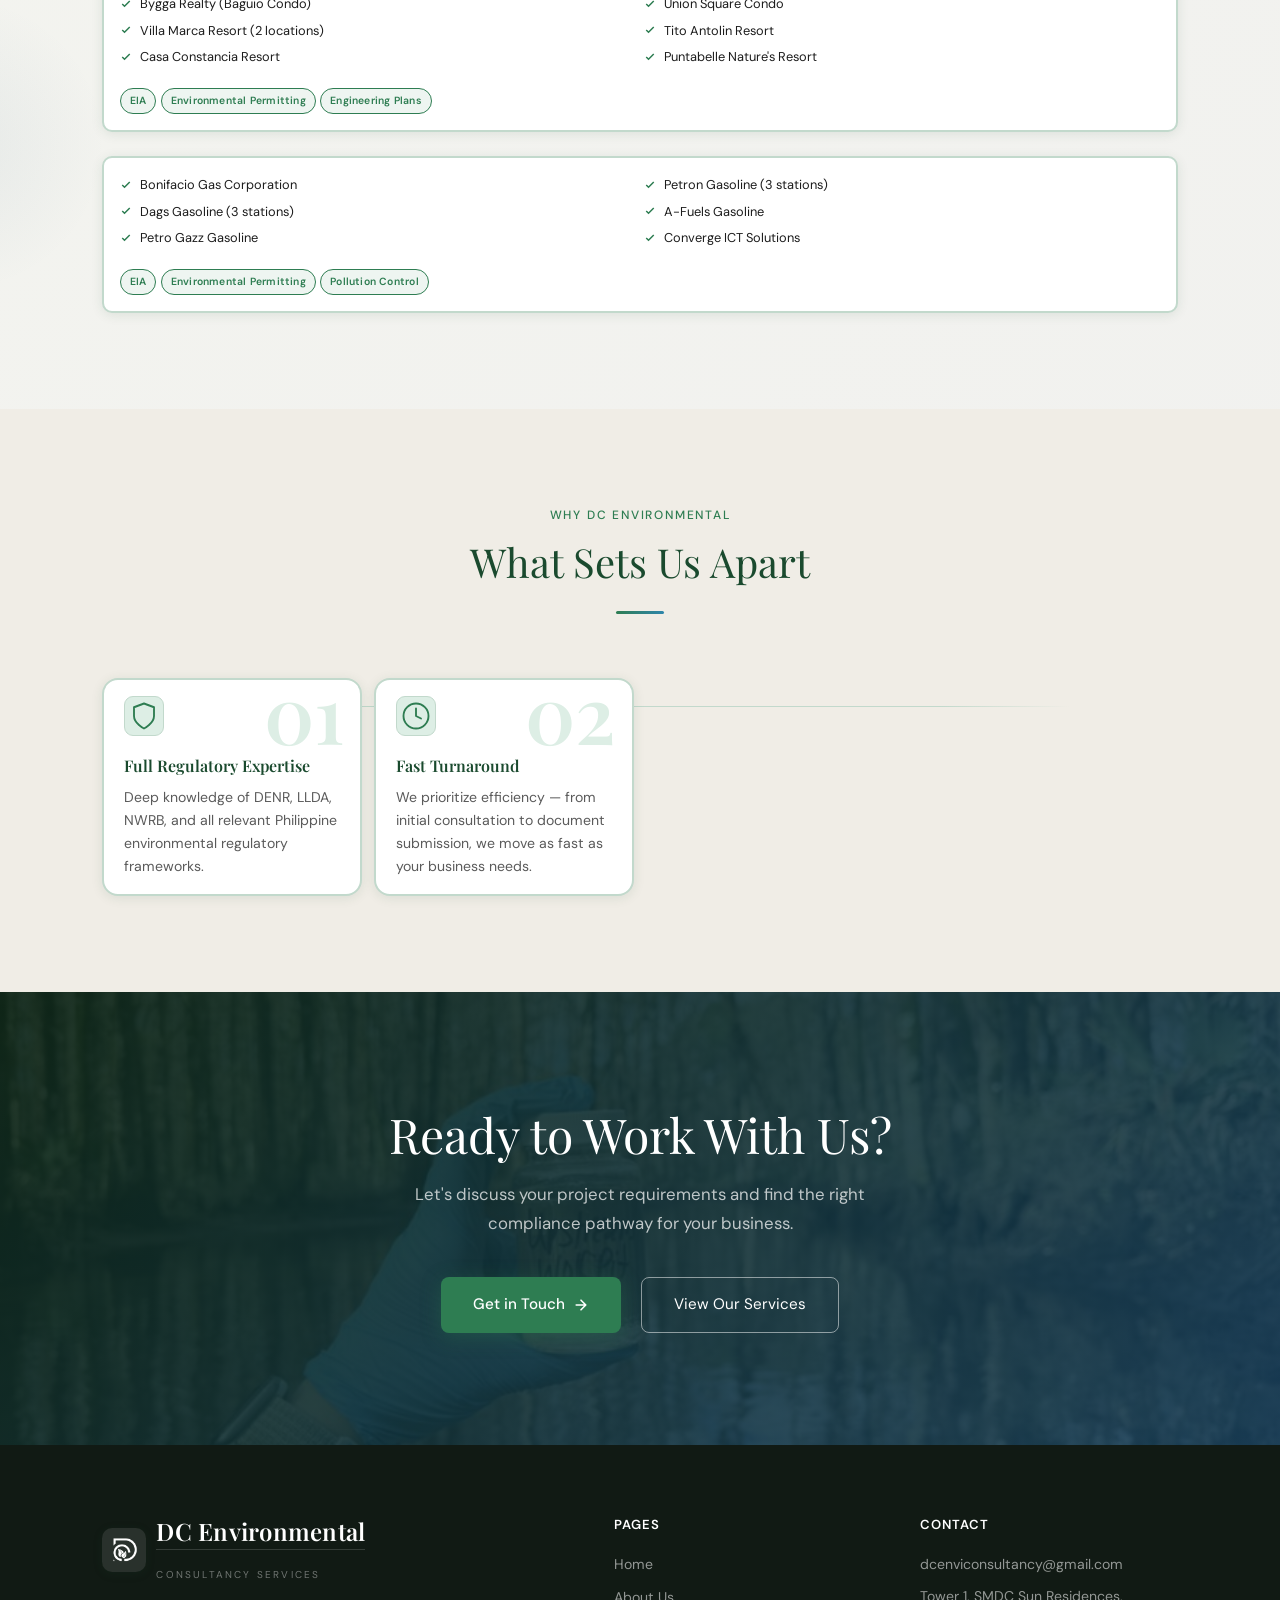
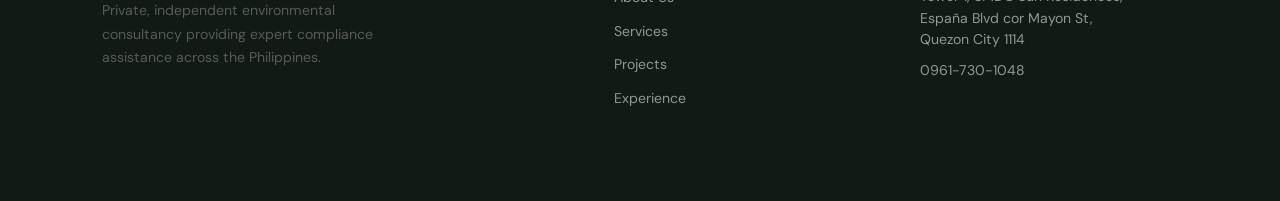
<file: experience.html>
<!DOCTYPE html>
<html lang="en">
<head>
<meta charset="UTF-8">
<meta name="viewport" content="width=device-width, initial-scale=1.0">
<link rel="icon" type="image/png" href="logonobg.png">
<meta name="description" content="DC Environmental Consultancy Services — Our experience, track record, and client portfolio across the Philippines.">
<title>Our Experience | DC Environmental Consultancy Services</title>
<link href="https://fonts.googleapis.com/css2?family=Playfair+Display:ital,wght@0,400;0,600;1,400&family=DM+Sans:wght@300;400;500;600&display=swap" rel="stylesheet">
<link rel="stylesheet" href="style.css">
<link rel="stylesheet" href="mobile.css">
</head>
<style>
  .logo-mark { border-radius: 10px; }

  /* Fix messenger popup positioning */
  #messengerWidget {
    position: fixed;
    bottom: 2rem;
    right: 2rem;
    z-index: 900;
    display: flex;
    flex-direction: column;
    align-items: flex-end;
    gap: 0;
  }
  .msgr-popup {
    width: 320px;
    background: white;
    border-radius: 16px;
    overflow: hidden;
    box-shadow: 0 8px 40px rgba(0,0,0,0.18);
    transform-origin: bottom right;
    transition: transform 0.3s cubic-bezier(0.32,0,0.17,1), opacity 0.3s;
    position: absolute;
    bottom: 70px;
    right: 0;
  }
  .msgr-popup.hidden {
    transform: scale(0.85) translateY(20px);
    opacity: 0;
    pointer-events: none;
  }
</style>
<body>

<a href="#main-content" class="skip-to-content">Skip to main content</a>

<!-- Navbar -->
<nav class="navbar scrolled" id="navbar" role="navigation" aria-label="Main navigation">
  <div class="container">
    <a href="index.html" class="logo" aria-label="DC Environmental home">
      <div class="logo-mark" aria-hidden="true">
        <img src="logonobg.png" alt="DC Environmental Logo" onerror="this.style.display='none';this.nextElementSibling.style.display='flex'">
        <svg viewBox="0 0 24 24" fill="none" stroke="white" stroke-width="1.8" stroke-linecap="round" stroke-linejoin="round" style="display:none;width:22px;height:22px;">
          <path d="M12 2C6.48 2 2 6.48 2 12s4.48 10 10 10 10-4.48 10-10"/>
          <path d="M12 2c2.76 0 5 4.48 5 10"/>
          <path d="M17 8s-2 2-5 2-5-2-5-2"/>
          <path d="M19 4l-7 8"/>
        </svg>
      </div>
      <div class="logo-text">
        <strong>DC Environmental</strong>
        <span>Consultancy Services</span>
      </div>
    </a>
    <ul class="nav-links" id="navLinks" role="list">
      <li><a href="index.html" class="nav-item">Home</a></li>
      <li><a href="about.html" class="nav-item">About</a></li>
      <li><a href="services.html" class="nav-item">Services</a></li>
      <li><a href="projects.html" class="nav-item">Projects</a></li>
      <li><a href="experience.html" class="nav-item active-link">Experience</a></li>
      <li><button class="nav-cta" onclick="openContactModal()">Get in Touch</button></li>
    </ul>
    <button class="hamburger" id="hamburger" aria-label="Toggle menu" aria-expanded="false">
      <span></span><span></span><span></span>
    </button>
  </div>
</nav>

<!-- Page Hero -->
<header class="hero hero--short" id="main-content">
  <div class="carousel-bg">
    <div class="carousel-slide active" style="background-image:url('constructionsiteenvisec.jpg')"></div>
    <div class="carousel-overlay"></div>
    <svg class="hero-deco" viewBox="0 0 1200 600" preserveAspectRatio="none" aria-hidden="true" style="position:absolute;inset:0;width:100%;height:100%;">
      <line x1="0" y1="600" x2="400" y2="0" stroke="rgba(255,255,255,0.04)" stroke-width="1"/>
      <line x1="200" y1="600" x2="600" y2="0" stroke="rgba(255,255,255,0.04)" stroke-width="1"/>
      <line x1="500" y1="600" x2="900" y2="0" stroke="rgba(255,255,255,0.03)" stroke-width="1"/>
      <line x1="800" y1="600" x2="1200" y2="0" stroke="rgba(255,255,255,0.03)" stroke-width="1"/>
    </svg>
  </div>
  <div class="container hero-container">
    <div class="hero-content">
      <div class="hero-breadcrumb">
        <a href="index.html">Home</a>
        <svg viewBox="0 0 16 16" width="12" height="12" fill="none" stroke="currentColor" stroke-width="1.5"><path d="M6 3l5 5-5 5"/></svg>
        <span>Our Experience</span>
      </div>
      <h1>Trusted by Leading<br><em>Organizations</em></h1>
      <p class="hero-desc">Over 3 years of delivering comprehensive environmental solutions across multiple industries and provinces throughout the Philippines.</p>
    </div>
  </div>
</header>

<!-- Track Record Numbers -->
<section class="section" id="stats" style="padding-top:5rem;padding-bottom:4.5rem;">
  <div class="container">
    <div class="track-record-grid">

      <div class="stat-card fade-in">
        <div class="contact-item-icon" style="margin:0 auto 1.25rem;">
          <svg viewBox="0 0 24 24" fill="none" stroke="currentColor" stroke-width="1.5" stroke-linecap="round" stroke-linejoin="round" width="28" height="28">
            <path d="M22 11.08V12a10 10 0 11-5.93-9.14"/><path d="M22 4L12 14.01l-3-3"/>
          </svg>
        </div>
        <div class="stat-number">40<span style="font-size:2rem;color:var(--leaf);vertical-align:super;">+</span></div>
        <div class="stat-label">Projects Completed</div>
        <p>ECC processing, permits, assessments, and engineering solutions</p>
      </div>

      <div class="stat-card fade-in">
        <div class="contact-item-icon" style="margin:0 auto 1.25rem;">
          <svg viewBox="0 0 24 24" fill="none" stroke="currentColor" stroke-width="1.5" stroke-linecap="round" stroke-linejoin="round" width="28" height="28">
            <path d="M21 10c0 7-9 13-9 13S3 17 3 10a9 9 0 0118 0z"/><circle cx="12" cy="10" r="3"/>
          </svg>
        </div>
        <div class="stat-number">15<span style="font-size:2rem;color:var(--leaf);vertical-align:super;">+</span></div>
        <div class="stat-label">Provinces Served</div>
        <p>Coverage across Luzon, Visayas, and Mindanao</p>
      </div>

      <div class="stat-card fade-in">
        <div class="contact-item-icon" style="margin:0 auto 1.25rem;">
          <svg viewBox="0 0 24 24" fill="none" stroke="currentColor" stroke-width="1.5" stroke-linecap="round" stroke-linejoin="round" width="28" height="28">
            <rect x="2" y="7" width="20" height="14" rx="2"/><path d="M16 7V5a2 2 0 00-4 0v2M12 12v4M10 14h4"/>
          </svg>
        </div>
        <div class="stat-number">8<span style="font-size:2rem;color:var(--leaf);vertical-align:super;">+</span></div>
        <div class="stat-label">Industries Served</div>
        <p>Manufacturing, Agriculture, Real Estate, Hospitality, Energy &amp; more</p>
      </div>

      <div class="stat-card fade-in">
        <div class="contact-item-icon" style="margin:0 auto 1.25rem;">
          <svg viewBox="0 0 24 24" fill="none" stroke="currentColor" stroke-width="1.5" stroke-linecap="round" stroke-linejoin="round" width="28" height="28">
            <circle cx="12" cy="8" r="6"/><path d="M15.477 12.89L17 22l-5-3-5 3 1.523-9.11"/>
          </svg>
        </div>
        <div class="stat-number">3<span style="font-size:2rem;color:var(--leaf);vertical-align:super;">+</span></div>
        <div class="stat-label">Years of Excellence</div>
        <p>Consistent, reliable environmental compliance support</p>
      </div>

    </div>
  </div>
</section>

<!-- Client Portfolio -->
<section class="section" id="clients">
  <div class="container">
    <div class="fade-in" style="margin-bottom:4rem;">
      <div class="section-label">Who We've Worked With</div>
      <h2 class="section-title">Recent Client Projects</h2>
      <div class="divider"></div>
      <p class="section-subtitle">A selection of clients and projects we've served across key industries in the Philippines.</p>
    </div>

    <div class="projects-grid" style="grid-template-columns:repeat(2,1fr);">

      <!-- Manufacturing & Industrial -->
      <div class="project-card fade-in">
        <div class="project-thumb">
          <img src="industrialplantsec.jpg" alt="Manufacturing and industrial projects" loading="lazy">
          <div class="project-thumb-label">
            <svg viewBox="0 0 24 24" fill="none" stroke="white" stroke-width="1.8" width="14" height="14" style="display:inline;vertical-align:middle;margin-right:4px;">
              <rect x="2" y="7" width="20" height="14" rx="2"/><path d="M16 7V5a2 2 0 00-4 0v2M8 7V5a2 2 0 00-4 0v2M2 13h20"/>
            </svg>
            Manufacturing &amp; Industrial
          </div>
        </div>
        <div class="project-body">
          <ul style="list-style:none;display:grid;grid-template-columns:1fr 1fr;gap:0.5rem 1rem;margin-bottom:1.25rem;">
            <li style="display:flex;align-items:center;gap:0.5rem;font-size:0.88rem;color:var(--charcoal);">
              <svg viewBox="0 0 16 16" fill="none" stroke="var(--leaf)" stroke-width="2" width="12" height="12"><path d="M3 8l3 3 7-7"/></svg>Stefano Footwear (3 plants)
            </li>
            <li style="display:flex;align-items:center;gap:0.5rem;font-size:0.88rem;color:var(--charcoal);">
              <svg viewBox="0 0 16 16" fill="none" stroke="var(--leaf)" stroke-width="2" width="12" height="12"><path d="M3 8l3 3 7-7"/></svg>Givano Footwear (2 plants)
            </li>
            <li style="display:flex;align-items:center;gap:0.5rem;font-size:0.88rem;color:var(--charcoal);">
              <svg viewBox="0 0 16 16" fill="none" stroke="var(--leaf)" stroke-width="2" width="12" height="12"><path d="M3 8l3 3 7-7"/></svg>LM Coat Solution
            </li>
            <li style="display:flex;align-items:center;gap:0.5rem;font-size:0.88rem;color:var(--charcoal);">
              <svg viewBox="0 0 16 16" fill="none" stroke="var(--leaf)" stroke-width="2" width="12" height="12"><path d="M3 8l3 3 7-7"/></svg>Intergalactic Chemicals
            </li>
            <li style="display:flex;align-items:center;gap:0.5rem;font-size:0.88rem;color:var(--charcoal);">
              <svg viewBox="0 0 16 16" fill="none" stroke="var(--leaf)" stroke-width="2" width="12" height="12"><path d="M3 8l3 3 7-7"/></svg>ADCE Ice Plant
            </li>
            <li style="display:flex;align-items:center;gap:0.5rem;font-size:0.88rem;color:var(--charcoal);">
              <svg viewBox="0 0 16 16" fill="none" stroke="var(--leaf)" stroke-width="2" width="12" height="12"><path d="M3 8l3 3 7-7"/></svg>Fenghuang Engineering
            </li>
          </ul>
          <div class="service-tags">
            <span class="tag">EIA</span>
            <span class="tag">Environmental Permitting</span>
            <span class="tag">Engineering Plans</span>
          </div>
        </div>
      </div>

      <!-- Agriculture & Livestock -->
      <div class="project-card fade-in">
        <div class="project-thumb">
          <img src="soilsampsec.jpg" alt="Agriculture and livestock projects" loading="lazy">
          <div class="project-thumb-label">
            <svg viewBox="0 0 24 24" fill="none" stroke="white" stroke-width="1.8" width="14" height="14" style="display:inline;vertical-align:middle;margin-right:4px;">
              <path d="M12 2a10 10 0 00-6.88 17.28M12 2c2.21 0 4 3.58 4 8s-1.79 8-4 8M2 12h4M18 12h4"/>
            </svg>
            Agriculture &amp; Livestock
          </div>
        </div>
        <div class="project-body">
          <ul style="list-style:none;display:grid;grid-template-columns:1fr 1fr;gap:0.5rem 1rem;margin-bottom:1.25rem;">
            <li style="display:flex;align-items:center;gap:0.5rem;font-size:0.88rem;color:var(--charcoal);">
              <svg viewBox="0 0 16 16" fill="none" stroke="var(--leaf)" stroke-width="2" width="12" height="12"><path d="M3 8l3 3 7-7"/></svg>Sunjin Farm
            </li>
            <li style="display:flex;align-items:center;gap:0.5rem;font-size:0.88rem;color:var(--charcoal);">
              <svg viewBox="0 0 16 16" fill="none" stroke="var(--leaf)" stroke-width="2" width="12" height="12"><path d="M3 8l3 3 7-7"/></svg>Porkyfine Livestock
            </li>
            <li style="display:flex;align-items:center;gap:0.5rem;font-size:0.88rem;color:var(--charcoal);">
              <svg viewBox="0 0 16 16" fill="none" stroke="var(--leaf)" stroke-width="2" width="12" height="12"><path d="M3 8l3 3 7-7"/></svg>Villa Socorro Farm
            </li>
            <li style="display:flex;align-items:center;gap:0.5rem;font-size:0.88rem;color:var(--charcoal);">
              <svg viewBox="0 0 16 16" fill="none" stroke="var(--leaf)" stroke-width="2" width="12" height="12"><path d="M3 8l3 3 7-7"/></svg>Goldenbarn Livestock
            </li>
            <li style="display:flex;align-items:center;gap:0.5rem;font-size:0.88rem;color:var(--charcoal);">
              <svg viewBox="0 0 16 16" fill="none" stroke="var(--leaf)" stroke-width="2" width="12" height="12"><path d="M3 8l3 3 7-7"/></svg>Agarwood Forest
            </li>
            <li style="display:flex;align-items:center;gap:0.5rem;font-size:0.88rem;color:var(--charcoal);">
              <svg viewBox="0 0 16 16" fill="none" stroke="var(--leaf)" stroke-width="2" width="12" height="12"><path d="M3 8l3 3 7-7"/></svg>Agarwood PH Farm
            </li>
          </ul>
          <div class="service-tags">
            <span class="tag">EIA</span>
            <span class="tag">Environmental Permitting</span>
            <span class="tag">Monitoring</span>
          </div>
        </div>
      </div>

      <!-- Real Estate & Hospitality -->
      <div class="project-card fade-in">
        <div class="project-thumb">
          <img src="constructionsiteenvisec.jpg" alt="Real estate and hospitality projects" loading="lazy">
          <div class="project-thumb-label">
            <svg viewBox="0 0 24 24" fill="none" stroke="white" stroke-width="1.8" width="14" height="14" style="display:inline;vertical-align:middle;margin-right:4px;">
              <path d="M3 9l9-7 9 7v11a2 2 0 01-2 2H5a2 2 0 01-2-2z"/><path d="M9 22V12h6v10"/>
            </svg>
            Real Estate &amp; Hospitality
          </div>
        </div>
        <div class="project-body">
          <ul style="list-style:none;display:grid;grid-template-columns:1fr 1fr;gap:0.5rem 1rem;margin-bottom:1.25rem;">
            <li style="display:flex;align-items:center;gap:0.5rem;font-size:0.88rem;color:var(--charcoal);">
              <svg viewBox="0 0 16 16" fill="none" stroke="var(--leaf)" stroke-width="2" width="12" height="12"><path d="M3 8l3 3 7-7"/></svg>Bygga Realty (Baguio Condo)
            </li>
            <li style="display:flex;align-items:center;gap:0.5rem;font-size:0.88rem;color:var(--charcoal);">
              <svg viewBox="0 0 16 16" fill="none" stroke="var(--leaf)" stroke-width="2" width="12" height="12"><path d="M3 8l3 3 7-7"/></svg>Union Square Condo
            </li>
            <li style="display:flex;align-items:center;gap:0.5rem;font-size:0.88rem;color:var(--charcoal);">
              <svg viewBox="0 0 16 16" fill="none" stroke="var(--leaf)" stroke-width="2" width="12" height="12"><path d="M3 8l3 3 7-7"/></svg>Villa Marca Resort (2 locations)
            </li>
            <li style="display:flex;align-items:center;gap:0.5rem;font-size:0.88rem;color:var(--charcoal);">
              <svg viewBox="0 0 16 16" fill="none" stroke="var(--leaf)" stroke-width="2" width="12" height="12"><path d="M3 8l3 3 7-7"/></svg>Tito Antolin Resort
            </li>
            <li style="display:flex;align-items:center;gap:0.5rem;font-size:0.88rem;color:var(--charcoal);">
              <svg viewBox="0 0 16 16" fill="none" stroke="var(--leaf)" stroke-width="2" width="12" height="12"><path d="M3 8l3 3 7-7"/></svg>Casa Constancia Resort
            </li>
            <li style="display:flex;align-items:center;gap:0.5rem;font-size:0.88rem;color:var(--charcoal);">
              <svg viewBox="0 0 16 16" fill="none" stroke="var(--leaf)" stroke-width="2" width="12" height="12"><path d="M3 8l3 3 7-7"/></svg>Puntabelle Nature's Resort
            </li>
          </ul>
          <div class="service-tags">
            <span class="tag">EIA</span>
            <span class="tag">Environmental Permitting</span>
            <span class="tag">Engineering Plans</span>
          </div>
        </div>
      </div>

      <!-- Energy & Services -->
      <div class="project-card fade-in">
        <div class="project-thumb">
          <img src="industrialplantsec.jpg" alt="Energy and services projects" loading="lazy">
          <div class="project-thumb-label">
            <svg viewBox="0 0 24 24" fill="none" stroke="white" stroke-width="1.8" width="14" height="14" style="display:inline;vertical-align:middle;margin-right:4px;">
              <path d="M13 2L3 14h9l-1 8 10-12h-9l1-8z"/>
            </svg>
            Energy &amp; Services
          </div>
        </div>
        <div class="project-body">
          <ul style="list-style:none;display:grid;grid-template-columns:1fr 1fr;gap:0.5rem 1rem;margin-bottom:1.25rem;">
            <li style="display:flex;align-items:center;gap:0.5rem;font-size:0.88rem;color:var(--charcoal);">
              <svg viewBox="0 0 16 16" fill="none" stroke="var(--leaf)" stroke-width="2" width="12" height="12"><path d="M3 8l3 3 7-7"/></svg>Bonifacio Gas Corporation
            </li>
            <li style="display:flex;align-items:center;gap:0.5rem;font-size:0.88rem;color:var(--charcoal);">
              <svg viewBox="0 0 16 16" fill="none" stroke="var(--leaf)" stroke-width="2" width="12" height="12"><path d="M3 8l3 3 7-7"/></svg>Petron Gasoline (3 stations)
            </li>
            <li style="display:flex;align-items:center;gap:0.5rem;font-size:0.88rem;color:var(--charcoal);">
              <svg viewBox="0 0 16 16" fill="none" stroke="var(--leaf)" stroke-width="2" width="12" height="12"><path d="M3 8l3 3 7-7"/></svg>Dags Gasoline (3 stations)
            </li>
            <li style="display:flex;align-items:center;gap:0.5rem;font-size:0.88rem;color:var(--charcoal);">
              <svg viewBox="0 0 16 16" fill="none" stroke="var(--leaf)" stroke-width="2" width="12" height="12"><path d="M3 8l3 3 7-7"/></svg>A-Fuels Gasoline
            </li>
            <li style="display:flex;align-items:center;gap:0.5rem;font-size:0.88rem;color:var(--charcoal);">
              <svg viewBox="0 0 16 16" fill="none" stroke="var(--leaf)" stroke-width="2" width="12" height="12"><path d="M3 8l3 3 7-7"/></svg>Petro Gazz Gasoline
            </li>
            <li style="display:flex;align-items:center;gap:0.5rem;font-size:0.88rem;color:var(--charcoal);">
              <svg viewBox="0 0 16 16" fill="none" stroke="var(--leaf)" stroke-width="2" width="12" height="12"><path d="M3 8l3 3 7-7"/></svg>Converge ICT Solutions
            </li>
          </ul>
          <div class="service-tags">
            <span class="tag">EIA</span>
            <span class="tag">Environmental Permitting</span>
            <span class="tag">Pollution Control</span>
          </div>
        </div>
      </div>

    </div>
  </div>
</section>

<!-- Why Choose Us -->
<section class="section section--alt">
  <div class="container">
    <div class="fade-in" style="text-align:center;max-width:600px;margin:0 auto 4rem;">
      <div class="section-label">Why DC Environmental</div>
      <h2 class="section-title">What Sets Us Apart</h2>
      <div class="divider" style="margin:1.5rem auto;"></div>
    </div>
    <div class="how-it-works-grid" style="grid-template-columns:repeat(4,1fr);">

      <div class="how-step fade-in" style="align-items:flex-start;text-align:left;padding:2.25rem 1.75rem;background:var(--white);border:2px solid var(--border);border-radius:16px;box-shadow:var(--shadow-sm);transition:transform .3s,box-shadow .3s,border-color .3s;position:relative;overflow:hidden;">
        <div style="position:absolute;top:-0.5rem;right:1rem;font-family:'Playfair Display',serif;font-size:5rem;font-weight:600;color:var(--light);line-height:1;pointer-events:none;user-select:none;">01</div>
        <div class="contact-item-icon" style="margin-bottom:1.25rem;color:var(--leaf);">
          <svg viewBox="0 0 24 24" fill="none" stroke="currentColor" stroke-width="1.5" stroke-linecap="round" stroke-linejoin="round" width="30" height="30">
            <path d="M12 22s8-4 8-10V5l-8-3-8 3v7c0 6 8 10 8 10z"/>
          </svg>
        </div>
        <h3 style="font-size:1rem;color:var(--forest);margin-bottom:0.6rem;">Full Regulatory Expertise</h3>
        <p style="font-size:0.88rem;line-height:1.65;">Deep knowledge of DENR, LLDA, NWRB, and all relevant Philippine environmental regulatory frameworks.</p>
      </div>

      <div class="how-step fade-in" style="align-items:flex-start;text-align:left;padding:2.25rem 1.75rem;background:var(--white);border:2px solid var(--border);border-radius:16px;box-shadow:var(--shadow-sm);transition:transform .3s,box-shadow .3s,border-color .3s;position:relative;overflow:hidden;">
        <div style="position:absolute;top:-0.5rem;right:1rem;font-family:'Playfair Display',serif;font-size:5rem;font-weight:600;color:var(--light);line-height:1;pointer-events:none;user-select:none;">02</div>
        <div class="contact-item-icon" style="margin-bottom:1.25rem;color:var(--leaf);">
          <svg viewBox="0 0 24 24" fill="none" stroke="currentColor" stroke-width="1.5" stroke-linecap="round" stroke-linejoin="round" width="30" height="30">
            <circle cx="12" cy="12" r="10"/><path d="M12 6v6l4 2"/>
          </svg>
        </div>
        <h3 style="font-size:1rem;color:var(--forest);margin-bottom:0.6rem;">Fast Turnaround</h3>
        <p style="font-size:0.88rem;line-height:1.65;">We prioritize efficiency — from initial consultation to document submission, we move as fast as your business needs.</p>
      </div>

      <div class="how-step fade-in" style="align-items:flex-start;text-align:left;padding:2.25rem 1.75rem;background:var(--white);border:2px solid var(--border);border-radius:16px;box-shadow:var(--shadow-sm);transition:transform .3s,box-shadow .3s,border-color .3s;position:relative;overflow:hidden;">
        <div style="position:absolute;top:-0.5rem;right:1rem;font-family:'Playfair Display',serif;font-size:5rem;font-weight:600;color:var(--light);line-height:1;pointer-events:none;user-select:none;">03</div>
        <div class="contact-item-icon" style="margin-bottom:1.25rem;color:var(--leaf);">
          <svg viewBox="0 0 24 24" fill="none" stroke="currentColor" stroke-width="1.5" stroke-linecap="round" stroke-linejoin="round" width="30" height="30">
            <path d="M17 21v-2a4 4 0 00-4-4H5a4 4 0 00-4 4v2"/><circle cx="9" cy="7" r="4"/><path d="M23 21v-2a4 4 0 00-3-3.87M16 3.13a4 4 0 010 7.75"/>
          </svg>
        </div>
        <h3 style="font-size:1rem;color:var(--forest);margin-bottom:0.6rem;">Dedicated Team</h3>
        <p style="font-size:0.88rem;line-height:1.65;">Licensed engineers and environmental specialists who stay with your project from start to approval.</p>
      </div>

      <div class="how-step fade-in" style="align-items:flex-start;text-align:left;padding:2.25rem 1.75rem;background:var(--white);border:2px solid var(--border);border-radius:16px;box-shadow:var(--shadow-sm);transition:transform .3s,box-shadow .3s,border-color .3s;position:relative;overflow:hidden;">
        <div style="position:absolute;top:-0.5rem;right:1rem;font-family:'Playfair Display',serif;font-size:5rem;font-weight:600;color:var(--light);line-height:1;pointer-events:none;user-select:none;">04</div>
        <div class="contact-item-icon" style="margin-bottom:1.25rem;color:var(--leaf);">
          <svg viewBox="0 0 24 24" fill="none" stroke="currentColor" stroke-width="1.5" stroke-linecap="round" stroke-linejoin="round" width="30" height="30">
            <path d="M14 2H6a2 2 0 00-2 2v16a2 2 0 002 2h12a2 2 0 002-2V8z"/><path d="M14 2v6h6M9 13h6M9 17h4"/>
          </svg>
        </div>
        <h3 style="font-size:1rem;color:var(--forest);margin-bottom:0.6rem;">Transparent Process</h3>
        <p style="font-size:0.88rem;line-height:1.65;">No hidden steps. We guide you through every requirement and keep you informed at each milestone.</p>
      </div>

    </div>
  </div>
</section>

<!-- CTA Strip -->
<section style="position:relative;padding:7rem 0;overflow:hidden;">
  <div style="position:absolute;inset:0;">
    <img src="riverwaterqualitysec.jpg" alt="" aria-hidden="true" style="width:100%;height:100%;object-fit:cover;">
    <div style="position:absolute;inset:0;background:linear-gradient(135deg,rgba(14,38,24,0.93) 0%,rgba(22,62,92,0.88) 100%);"></div>
  </div>
  <div class="container fade-in" style="position:relative;z-index:1;text-align:center;max-width:600px;margin:0 auto;">
    <h2 style="font-size:clamp(2rem,4vw,3rem);color:var(--white);margin-bottom:1rem;">Ready to Work With Us?</h2>
    <p style="color:rgba(255,255,255,0.72);font-size:1.05rem;margin-bottom:2.5rem;">Let's discuss your project requirements and find the right compliance pathway for your business.</p>
    <div style="display:flex;justify-content:center;gap:1.2rem;flex-wrap:wrap;">
      <a href="#" class="btn-primary" onclick="openContactModal(); return false;">
        Get in Touch
        <svg viewBox="0 0 20 20" width="16" height="16" fill="none" stroke="currentColor" stroke-width="2" stroke-linecap="round" stroke-linejoin="round"><path d="M4 10h12M10 4l6 6-6 6"/></svg>
      </a>
      <a href="services.html" class="btn-outline">View Our Services</a>
    </div>
  </div>
</section>

<!-- Footer -->
<footer>
  <div class="container">
    <div class="footer-grid">
      <div class="footer-brand">
        <a href="index.html" class="logo" aria-label="DC Environmental home">
          <div class="logo-mark">
            <img src="logonobg.png" alt="DC Environmental Logo" onerror="this.style.display='none'">
          </div>
          <div class="logo-text">
            <strong>DC Environmental</strong>
            <span>Consultancy Services</span>
          </div>
        </a>
        <p style="margin-top:1rem;">Private, independent environmental consultancy providing expert compliance assistance across the Philippines.</p>

      </div>
      <div class="footer-col">
        <h4>Pages</h4>
        <a href="index.html">Home</a>
        <a href="about.html">About Us</a>
        <a href="services.html">Services</a>
        <a href="projects.html">Projects</a>
        <a href="experience.html">Experience</a>
      </div>
      <div class="footer-col">
        <h4>Contact</h4>
        <a href="mailto:dcenviconsultancy@gmail.com">dcenviconsultancy@gmail.com</a>
        <a href="https://maps.google.com/?q=SMDC+Sun+Residences+España+Boulevard+Quezon+City" target="_blank" rel="noopener" style="line-height:1.5;">Tower 1, SMDC Sun Residences,<br>España Blvd cor Mayon St,<br>Quezon City 1114</a>
        <a href="tel:+639617301048">0961-730-1048</a>
  
      </div>
    </div>
  </div>
</footer>

<!-- Messenger Chat Widget (single, clean version) -->
<div id="messengerWidget">
  <div class="msgr-popup hidden" id="messengerPopup">
    <div class="msgr-header">
      <div class="msgr-avatar">
        <img src="logonobg.png" alt="DC Environmental">
      </div>
      <div class="msgr-info">
        <strong>DC Environmental</strong>
        <span>Typically replies instantly</span>
      </div>
      <button class="msgr-close" id="messengerClose" aria-label="Close chat">✕</button>
    </div>
    <div class="msgr-body">
      <div class="msgr-bubble-wrap">
        <div class="msgr-bubble">Hi there! 👋 Welcome to DC Environmental Consultancy. How can we help you today?</div>
        <div class="msgr-bubble-time">DC Environmental · just now</div>
      </div>
    </div>
    <div class="msgr-footer">
      <input class="msgr-input" id="messengerInput" placeholder="Aa" type="text" />
      <button class="msgr-send" id="messengerSend" aria-label="Send message">
        <svg viewBox="0 0 24 24" fill="white" width="16" height="16"><path d="M2 21l21-9L2 3v7l15 2-15 2z"/></svg>
      </button>
    </div>
    <a class="msgr-open-link" href="https://m.me/61554171736979" target="_blank" rel="noopener">Open in Messenger →</a>
  </div>
  <button class="messenger-float" id="messengerBtn" aria-label="Chat on Messenger">
    <svg viewBox="0 0 24 24" fill="white" width="26" height="26"><path d="M12 0C5.373 0 0 4.974 0 11.111c0 3.498 1.744 6.614 4.469 8.652V24l4.088-2.242c1.092.301 2.246.464 3.443.464 6.627 0 12-4.974 12-11.111S18.627 0 12 0zm1.191 14.963l-3.055-3.26-5.963 3.26L10.732 8l3.131 3.26L19.752 8l-6.561 6.963z"/></svg>
    <span>Message us</span>
  </button>
</div>

<!-- Contact Modal -->
<div class="modal-backdrop" id="modalBackdrop" onclick="closeContactModal()" aria-hidden="true"></div>
<div class="contact-modal" id="contactModal" role="dialog" aria-modal="true" aria-labelledby="modalTitle">
  <div class="modal-header">
    <div class="modal-header-inner">
      <div class="modal-logo-mark" aria-hidden="true">
        <img src="logonobg.png" alt="DC Environmental Logo" style="width:24px;height:24px
          ;object-fit:contain;">
      </div>
      <div>
        <h2 id="modalTitle">Get in Touch</h2>
        <p>We'll respond via email.</p>
      </div>
    </div>
    <button class="modal-close" onclick="closeContactModal()" aria-label="Close contact form">
      <svg viewBox="0 0 24 24" fill="none" stroke="currentColor" stroke-width="2" stroke-linecap="round" stroke-linejoin="round" width="20" height="20"><path d="M18 6L6 18M6 6l12 12"/></svg>
    </button>
  </div>
  <div class="modal-body">
    <div class="modal-quick-links">
      <a href="https://www.facebook.com/61554171736979" target="_blank" rel="noopener" class="modal-quick-btn modal-quick-wa" style="background:#1877F2;">
        <svg viewBox="0 0 24 24" fill="white" width="20" height="20">
          <path d="M18 2h-3a5 5 0 00-5 5v3H7v4h3v8h4v-8h3l1-4h-4V7a1 1 0 011-1h3z"/>
        </svg>
        Facebook Page
      </a>
      <a href="mailto:dcenviconsultancy@gmail.com" class="modal-quick-btn modal-quick-email">
        <svg viewBox="0 0 24 24" fill="none" stroke="currentColor" stroke-width="1.8" width="20" height="20"><path d="M4 4h16c1.1 0 2 .9 2 2v12c0 1.1-.9 2-2 2H4c-1.1 0-2-.9-2-2V6c0-1.1.9-2 2-2z"/><path d="M22 6l-10 7L2 6"/></svg>
        Email Us
      </a>
    </div>
    <div class="modal-divider"><span>or fill out the form</span></div>
    <form id="contactForm" novalidate>
      <div class="modal-form-row">
        <div class="form-group">
          <label for="fname">First Name *</label>
          <input type="text" id="fname" name="fname" placeholder="Juan" required autocomplete="given-name">
        </div>
        <div class="form-group">
          <label for="lname">Last Name *</label>
          <input type="text" id="lname" name="lname" placeholder="dela Cruz" required autocomplete="family-name">
        </div>
      </div>
      <div class="form-group">
        <label for="memail">Email Address</label>
        <input type="email" id="memail" name="email" placeholder="juan@example.com" autocomplete="email">
      </div>
      <div class="form-group">
        <label for="mphone">Phone</label>
        <input type="tel" id="mphone" name="phone" placeholder="09XX-XXX-XXXX" autocomplete="tel">
      </div>
      <div class="form-group">
        <label for="mservice">Service Needed</label>
        <select id="mservice" name="service">
          <option value="">Select a service...</option>
          <option>Environmental Impact Assessment (EIA/EIS)</option>
          <option>Certificate of Non-Coverage (CNC)</option>
          <option>Environmental Compliance Certificate (ECC)</option>
          <option>ECC Amendment (Minor/Major)</option>
          <option>PCO Accreditation</option>
          <option>Hazardous Waste Generator ID (HWG-ID)</option>
          <option>Permit to Operate - Air (PTO-APSI)</option>
          <option>Wastewater Discharge Permit (WWDP)</option>
          <option>LLDA Permits</option>
          <option>Water Permits (NWRB)</option>
          <option>Site Development Plan (SDP)</option>
          <option>Drainage / Septic Layout</option>
          <option>GIS Mapping</option>
          <option>Other</option>
        </select>
      </div>
      <div class="form-group">
        <label for="mmessage">Message *</label>
        <textarea id="mmessage" name="message" placeholder="Briefly describe your project or inquiry..." required></textarea>
      </div>
      <button type="submit" class="btn-submit">
        Send Message
        <svg viewBox="0 0 20 20" width="16" height="16" fill="none" stroke="currentColor" stroke-width="2" stroke-linecap="round" stroke-linejoin="round"><path d="M4 10h12M10 4l6 6-6 6"/></svg>
      </button>
      <p class="form-notice">DC Environmental is a private, independent firm. Not affiliated with DENR or any government office.</p>
    </form>
    <div class="form-success" id="formSuccess" style="display:none;" aria-live="polite">
      <div class="form-success-icon">
        <svg viewBox="0 0 48 48" fill="none" stroke="#2e7d52" stroke-width="2.5" stroke-linecap="round" stroke-linejoin="round"><circle cx="24" cy="24" r="20"/><path d="M16 24l6 6 10-12"/></svg>
      </div>
      <h3>Message Sent!</h3>
      <p>We'll get back to you via email.</p>
      <button class="btn-primary" onclick="closeContactModal()" style="margin-top:1.5rem;width:100%;justify-content:center;">Close</button>
    </div>
  </div>
</div>

<script src="main.js"></script>

</body>
</html>
</file>
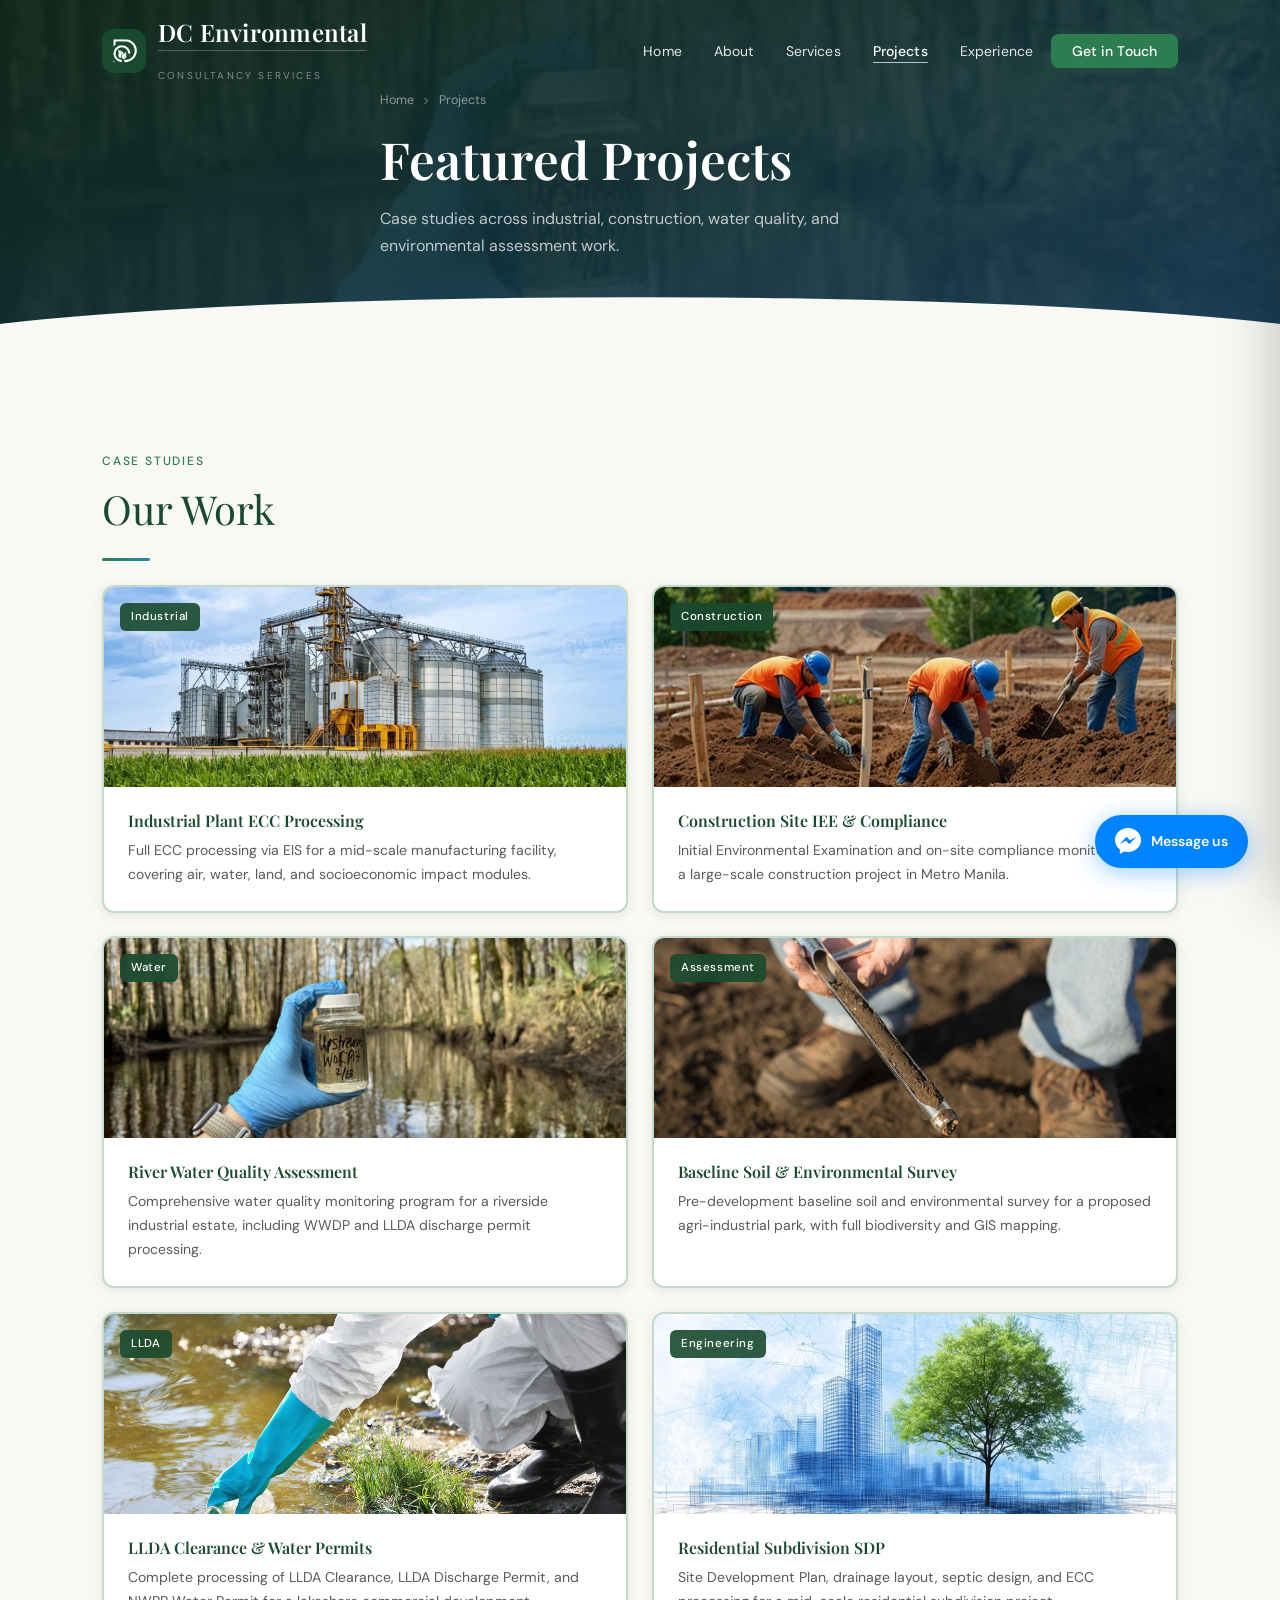
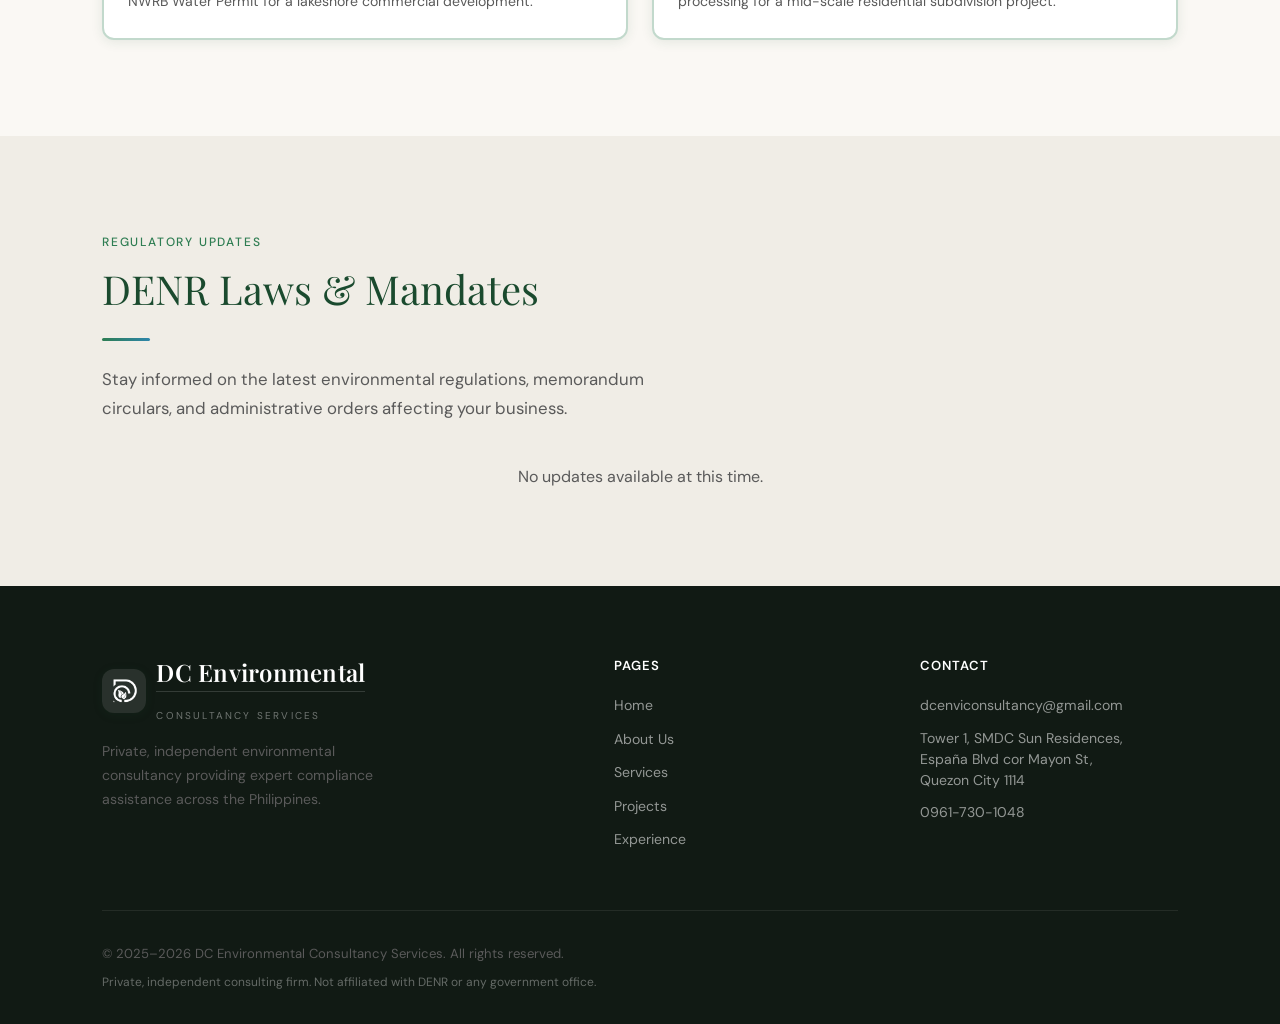
<file: projects.html>
<!DOCTYPE html>
<html lang="en">
<head>
<meta charset="UTF-8">
<meta name="viewport" content="width=device-width, initial-scale=1.0">
<meta name="description" content="DC Environmental featured projects — ECC processing, construction compliance, water quality, baseline surveys, and more.">
<link rel="icon" type="image/png" href="logonobg.png">
<link rel="apple-touch-icon" href="apple-touch-icon.png">
<title>Projects | DC Environmental Consultancy Services</title>
<link href="https://fonts.googleapis.com/css2?family=Playfair+Display:ital,wght@0,400;0,600;1,400&family=DM+Sans:wght@300;400;500&display=swap" rel="stylesheet">
<link rel="stylesheet" href="style.css">
<link rel="stylesheet" href="mobile.css">
<style>
  .page-hero {
    background: linear-gradient(160deg, rgba(14,38,24,0.95) 0%, rgba(22,62,92,0.88) 100%),
                url('riverwaterqualitysec.jpg') center/cover no-repeat;
    min-height: 38vh;
    display: flex; align-items: flex-end;
    padding-top: 90px; padding-bottom: 6rem;
    position: relative;
  }
  .page-hero::after {
    content: '';
    position: absolute; bottom: -2px; left: 0; right: 0; height: 60px;
    background: var(--cream);
    clip-path: ellipse(60% 100% at 50% 100%);
    z-index: 1;
  }
  .page-hero-inner { position: relative; z-index: 3; }
  .page-breadcrumb {
    display: flex; align-items: center; gap: 0.4rem;
    font-size: 0.78rem; color: rgba(255,255,255,0.5);
    margin-bottom: 1rem;
  }
  .page-breadcrumb a { color: rgba(255,255,255,0.5); }
  .page-breadcrumb a:hover { color: var(--mist); }
  .page-hero h1 { color: var(--white); font-size: clamp(2rem, 5vw, 3.2rem); max-width: 600px; }
  .page-hero p  { color: rgba(255,255,255,0.72); margin-top: 0.85rem; max-width: 520px; font-size: 1rem; }
  @media (max-width: 768px) {
    .page-hero { min-height: 32vh; padding-bottom: 3rem; padding-top: 72px; }
    .page-hero h1 { font-size: 1.8rem; }
    .page-hero p  { font-size: 0.9rem; }
  }
</style>
</head>
<body>

<a href="#main-content" class="skip-to-content">Skip to main content</a>

<nav class="navbar scrolled" id="navbar" role="navigation" aria-label="Main navigation">
  <div class="container">
    <a href="index.html" class="logo" aria-label="DC Environmental home">
      <div class="logo-mark" aria-hidden="true">
        <img src="logonobg.png" alt="DC Environmental Logo" onerror="this.style.display='none';this.nextElementSibling.style.display='flex'">
        <svg viewBox="0 0 24 24" fill="none" stroke="white" stroke-width="1.8" stroke-linecap="round" stroke-linejoin="round" style="display:none;width:22px;height:22px;"><path d="M12 2C6.48 2 2 6.48 2 12s4.48 10 10 10 10-4.48 10-10"/><path d="M12 2c2.76 0 5 4.48 5 10"/><path d="M17 8s-2 2-5 2-5-2-5-2"/><path d="M19 4l-7 8"/></svg>
      </div>
      <div class="logo-text">
        <strong>DC Environmental</strong>
        <span>Consultancy Services</span>
      </div>
    </a>
    <ul class="nav-links" id="navLinks" role="list">
      <li><a href="index.html" class="nav-item">Home</a></li>
      <li><a href="about.html" class="nav-item">About</a></li>
      <li><a href="services.html" class="nav-item">Services</a></li>
      <li><a href="projects.html" class="nav-item active-link">Projects</a></li>
      <li><a href="experience.html" class="nav-item">Experience</a></li>
      <li><button class="nav-cta" onclick="openContactModal()">Get in Touch</button></li>
    </ul>
    <button class="hamburger" id="hamburger" aria-label="Toggle menu" aria-expanded="false">
      <span></span><span></span><span></span>
    </button>
  </div>
</nav>

<div class="page-hero" id="main-content">
  <div class="container page-hero-inner">
    <nav class="page-breadcrumb" aria-label="Breadcrumb">
      <a href="index.html">Home</a>
      <svg width="12" height="12" viewBox="0 0 24 24" fill="none" stroke="currentColor" stroke-width="2"><path d="M9 18l6-6-6-6"/></svg>
      <span>Projects</span>
    </nav>
    <h1>Featured Projects</h1>
    <p>Case studies across industrial, construction, water quality, and environmental assessment work.</p>
  </div>
</div>

<section class="section" id="projects" aria-labelledby="projects-heading">
  <div class="container">
    <div class="section-label">Case Studies</div>
    <h2 id="projects-heading" class="section-title">Our Work</h2>
    <div class="divider"></div>
    <div class="projects-grid">

      <div class="project-card fade-in">
        <div class="project-thumb">
          <img src="industrialplantsec.jpg" alt="Industrial plant ECC project" loading="lazy">
          <span class="project-thumb-label">Industrial</span>
        </div>
        <div class="project-body">
          <h3>Industrial Plant ECC Processing</h3>
          <p>Full ECC processing via EIS for a mid-scale manufacturing facility, covering air, water, land, and socioeconomic impact modules.</p>
        </div>
      </div>

      <div class="project-card fade-in">
        <div class="project-thumb">
          <img src="constructionsiteenvisec.jpg" alt="Construction site compliance" loading="lazy">
          <span class="project-thumb-label">Construction</span>
        </div>
        <div class="project-body">
          <h3>Construction Site IEE & Compliance</h3>
          <p>Initial Environmental Examination and on-site compliance monitoring for a large-scale construction project in Metro Manila.</p>
        </div>
      </div>

      <div class="project-card fade-in">
        <div class="project-thumb">
          <img src="riverwaterqualitysec.jpg" alt="River water quality monitoring" loading="lazy">
          <span class="project-thumb-label">Water</span>
        </div>
        <div class="project-body">
          <h3>River Water Quality Assessment</h3>
          <p>Comprehensive water quality monitoring program for a riverside industrial estate, including WWDP and LLDA discharge permit processing.</p>
        </div>
      </div>

      <div class="project-card fade-in">
        <div class="project-thumb">
          <img src="soilsampsec.jpg" alt="Soil sampling project" loading="lazy">
          <span class="project-thumb-label">Assessment</span>
        </div>
        <div class="project-body">
          <h3>Baseline Soil & Environmental Survey</h3>
          <p>Pre-development baseline soil and environmental survey for a proposed agri-industrial park, with full biodiversity and GIS mapping.</p>
        </div>
      </div>

      <div class="project-card fade-in">
        <div class="project-thumb">
          <img src="watersampsec.jpg" alt="Water sampling project" loading="lazy">
          <span class="project-thumb-label">LLDA</span>
        </div>
        <div class="project-body">
          <h3>LLDA Clearance & Water Permits</h3>
          <p>Complete processing of LLDA Clearance, LLDA Discharge Permit, and NWRB Water Permit for a lakeshore commercial development.</p>
        </div>
      </div>

      <div class="project-card fade-in">
        <div class="project-thumb">
          <img src="blueprint.jpg" alt="Engineering blueprint project" loading="lazy">
          <span class="project-thumb-label">Engineering</span>
        </div>
        <div class="project-body">
          <h3>Residential Subdivision SDP</h3>
          <p>Site Development Plan, drainage layout, septic design, and ECC processing for a mid-scale residential subdivision project.</p>
        </div>
      </div>

    </div>
  </div>
</section>

<!-- DENR Updates & Mandates -->
<section class="section section--alt" id="updates" aria-labelledby="updates-heading">
  <div class="container">
    <div class="section-label">Regulatory Updates</div>
    <h2 id="updates-heading" class="section-title">DENR Laws & Mandates</h2>
    <div class="divider"></div>
    <p class="section-subtitle">Stay informed on the latest environmental regulations, memorandum circulars, and administrative orders affecting your business.</p>
    <div id="updates-grid" style="margin-top:2.5rem;display:grid;grid-template-columns:repeat(auto-fit,minmax(300px,1fr));gap:1.25rem;">
      <div style="text-align:center;padding:3rem;color:var(--gray);grid-column:1/-1;">
        <svg viewBox="0 0 24 24" fill="none" stroke="currentColor" stroke-width="1.5" width="32" height="32" style="margin:0 auto 1rem;display:block;opacity:0.4;"><circle cx="12" cy="12" r="10"/><path d="M12 8v4M12 16h.01"/></svg>
        Loading updates...
      </div>
    </div>
  </div>
</section>

<script>
(function() {
  const SUPABASE_URL = 'https://tjmgeqmilnhqcuenadtp.supabase.co';
  const SUPABASE_KEY = 'sb_publishable_6pq_ZDhAZyxO1HxR5ndWxA_Gt7UvtmH';
  const CATEGORY_COLORS = {
    'EIA':     { bg: 'rgba(46,125,82,0.08)',  border: 'rgba(46,125,82,0.25)',  text: '#1a4a2e' },
    'Air':     { bg: 'rgba(27,79,114,0.08)',  border: 'rgba(27,79,114,0.25)',  text: '#1b3a5c' },
    'Water':   { bg: 'rgba(46,134,193,0.08)', border: 'rgba(46,134,193,0.25)', text: '#1a5276' },
    'Waste':   { bg: 'rgba(120,100,50,0.08)', border: 'rgba(120,100,50,0.25)', text: '#5c4a1a' },
    'PCO':     { bg: 'rgba(155,89,182,0.08)', border: 'rgba(155,89,182,0.25)', text: '#6c3483' },
    'General': { bg: 'rgba(90,90,90,0.08)',   border: 'rgba(90,90,90,0.25)',   text: '#3a3a3a' },
  };
  function renderUpdates(posts) {
    const grid = document.getElementById('updates-grid');
    if (!posts || posts.length === 0) {
      grid.innerHTML = '<p style="text-align:center;color:var(--gray);grid-column:1/-1;">No updates available at this time.</p>';
      return;
    }
    grid.innerHTML = posts.map(p => {
      const c = CATEGORY_COLORS[p.category] || CATEGORY_COLORS['General'];
      return `<a href="${p.url}" target="_blank" rel="noopener"
         style="display:block;text-decoration:none;background:var(--white);border:1.5px solid var(--border);border-radius:12px;padding:1.5rem;transition:box-shadow 0.25s,border-color 0.25s,transform 0.25s;box-shadow:0 2px 12px rgba(26,74,46,0.07);"
         onmouseover="this.style.boxShadow='0 8px 28px rgba(26,74,46,0.14)';this.style.borderColor='var(--sage)';this.style.transform='translateY(-3px)'"
         onmouseout="this.style.boxShadow='0 2px 12px rgba(26,74,46,0.07)';this.style.borderColor='var(--border)';this.style.transform='translateY(0)'">
        <div style="display:flex;align-items:flex-start;justify-content:space-between;gap:0.75rem;margin-bottom:0.85rem;">
          <span style="display:inline-block;font-size:0.68rem;font-weight:700;letter-spacing:0.08em;text-transform:uppercase;padding:0.25rem 0.7rem;border-radius:100px;background:${c.bg};border:1px solid ${c.border};color:${c.text};">${p.category}</span>
          <svg viewBox="0 0 24 24" fill="none" stroke="var(--sage)" stroke-width="1.8" width="16" height="16" style="flex-shrink:0;margin-top:2px;"><path d="M18 13v6a2 2 0 01-2 2H5a2 2 0 01-2-2V8a2 2 0 012-2h6"/><path d="M15 3h6v6M10 14L21 3"/></svg>
        </div>
        <h3 style="font-family:'Playfair Display',serif;font-size:0.98rem;font-weight:600;color:var(--forest);line-height:1.4;margin-bottom:0.6rem;">${p.title}</h3>
        ${p.description ? `<p style="font-size:0.83rem;color:var(--gray);line-height:1.6;margin-bottom:0.85rem;">${p.description}</p>` : ''}
        <div style="display:flex;align-items:center;gap:0.5rem;font-size:0.75rem;color:var(--gray);border-top:1px solid var(--border);padding-top:0.75rem;">
          ${p.agency ? `<span style="font-weight:600;color:var(--leaf);">${p.agency}</span>` : ''}
          ${p.agency && p.date ? '<span>·</span>' : ''}
          ${p.date ? `<span>${p.date}</span>` : ''}
          <span style="margin-left:auto;color:var(--leaf);font-weight:500;">View PDF →</span>
        </div>
      </a>`;
    }).join('');
  }
  fetch(`${SUPABASE_URL}/rest/v1/denr_updates?active=eq.true&order=id.desc`, {
    headers: { 'apikey': SUPABASE_KEY, 'Authorization': 'Bearer ' + SUPABASE_KEY }
  })
  .then(r => r.json())
  .then(data => renderUpdates(data))
  .catch(() => renderUpdates([]));
})();
</script>

<footer>
  <div class="container">
    <div class="footer-grid">
      <div class="footer-brand">
        <a href="index.html" class="logo" aria-label="DC Environmental home">
          <div class="logo-mark"><img src="logonobg.png" alt="DC Environmental Logo" onerror="this.style.display='none'"></div>
          <div class="logo-text"><strong>DC Environmental</strong><span>Consultancy Services</span></div>
        </a>
        <p>Private, independent environmental consultancy providing expert compliance assistance across the Philippines.</p>
      
      </div>
      <div class="footer-col">
        <h4>Pages</h4>
        <a href="index.html">Home</a>
        <a href="about.html">About Us</a>
        <a href="services.html">Services</a>
        <a href="projects.html">Projects</a>
        <a href="experience.html">Experience</a>
      </div>
      <div class="footer-col">
        <h4>Contact</h4>
        <a href="mailto:dcenviconsultancy@gmail.com">dcenviconsultancy@gmail.com</a>
        <a href="https://maps.google.com/?q=SMDC+Sun+Residences+España+Boulevard+Quezon+City" target="_blank" rel="noopener" style="line-height:1.5;">Tower 1, SMDC Sun Residences,<br>España Blvd cor Mayon St,<br>Quezon City 1114</a>
        <a href="tel:+639617301048">0961-730-1048</a>
      </div>
    </div>
    <div class="footer-bottom">
      <p>&copy; 2025–2026 DC Environmental Consultancy Services. All rights reserved.</p>
      <p class="disclaimer">Private, independent consulting firm. Not affiliated with DENR or any government office.</p>
    </div>
  </div>
</footer>

<!-- Messenger Chat Widget -->
<div id="messengerWidget">
  <div class="msgr-popup" id="messengerPopup">
    <div class="msgr-header">
      <div class="msgr-avatar"><img src="logonobg.png" alt="DC Environmental"></div>
      <div class="msgr-info">
        <strong>DC Environmental</strong>
        <span>Typically replies instantly</span>
      </div>
      <button class="msgr-close" id="messengerClose" aria-label="Close chat">✕</button>
    </div>
    <div class="msgr-body">
      <div class="msgr-bubble-wrap">
        <div class="msgr-bubble">Hi there! 👋 Welcome to DC Environmental Consultancy. How can we help you today?</div>
        <div class="msgr-bubble-time">DC Environmental · just now</div>
      </div>
    </div>
    <div class="msgr-footer">
      <input class="msgr-input" id="messengerInput" placeholder="Aa" type="text" />
      <button class="msgr-send" id="messengerSend" aria-label="Send message">
        <svg viewBox="0 0 24 24" fill="white" width="16" height="16"><path d="M2 21l21-9L2 3v7l15 2-15 2z"/></svg>
      </button>
    </div>
    <a class="msgr-open-link" href="https://m.me/61554171736979" target="_blank" rel="noopener">Open in Messenger →</a>
  </div>
  <button class="messenger-float" id="messengerBtn" aria-label="Chat on Messenger">
    <svg viewBox="0 0 24 24" fill="white" width="26" height="26"><path d="M12 0C5.373 0 0 4.974 0 11.111c0 3.498 1.744 6.614 4.469 8.652V24l4.088-2.242c1.092.301 2.246.464 3.443.464 6.627 0 12-4.974 12-11.111S18.627 0 12 0zm1.191 14.963l-3.055-3.26-5.963 3.26L10.732 8l3.131 3.26L19.752 8l-6.561 6.963z"/></svg>
    <span>Message us</span>
  </button>
</div>

<!-- Contact Modal -->
<div class="modal-backdrop" id="modalBackdrop" onclick="closeContactModal()" aria-hidden="true"></div>
<div class="contact-modal" id="contactModal" role="dialog" aria-modal="true" aria-labelledby="modalTitle">
  <div class="modal-header">
    <div class="modal-header-inner">
      <div class="modal-logo-mark" aria-hidden="true">
        <img src="logonobg.png" alt="DC Environmental Logo" style="width:24px;height:24px;object-fit:contain;">
      </div>
      <div>
        <h2 id="modalTitle">Get in Touch</h2>
        <p>We'll respond via Facebook or email.</p>
      </div>
    </div>
    <button class="modal-close" onclick="closeContactModal()" aria-label="Close contact form">
      <svg viewBox="0 0 24 24" fill="none" stroke="currentColor" stroke-width="2" stroke-linecap="round" stroke-linejoin="round" width="20" height="20"><path d="M18 6L6 18M6 6l12 12"/></svg>
    </button>
  </div>
  <div class="modal-body">
    <div class="modal-quick-links">
      <a href="https://www.facebook.com/61554171736979" target="_blank" rel="noopener" class="modal-quick-btn modal-quick-wa" style="background:#1877F2;">
        <svg viewBox="0 0 24 24" fill="white" width="20" height="20"><path d="M18 2h-3a5 5 0 00-5 5v3H7v4h3v8h4v-8h3l1-4h-4V7a1 1 0 011-1h3z"/></svg>
        Facebook Page
      </a>
      <a href="mailto:dcenviconsultancy@gmail.com" class="modal-quick-btn modal-quick-email">
        <svg viewBox="0 0 24 24" fill="none" stroke="currentColor" stroke-width="1.8" width="20" height="20"><path d="M4 4h16c1.1 0 2 .9 2 2v12c0 1.1-.9 2-2 2H4c-1.1 0-2-.9-2-2V6c0-1.1.9-2 2-2z"/><path d="M22 6l-10 7L2 6"/></svg>
        Email Us
      </a>
    </div>
    <div class="modal-divider"><span>or fill out the form</span></div>
    <form id="contactForm" novalidate>
      <div class="modal-form-row">
        <div class="form-group">
          <label for="fname">First Name *</label>
          <input type="text" id="fname" name="fname" placeholder="Juan" required autocomplete="given-name">
        </div>
        <div class="form-group">
          <label for="lname">Last Name *</label>
          <input type="text" id="lname" name="lname" placeholder="dela Cruz" required autocomplete="family-name">
        </div>
      </div>
      <div class="form-group">
        <label for="memail">Email Address</label>
        <input type="email" id="memail" name="email" placeholder="juan@example.com" autocomplete="email">
      </div>
      <div class="form-group">
        <label for="mphone">Phone</label>
        <input type="tel" id="mphone" name="phone" placeholder="09XX-XXX-XXXX" autocomplete="tel">
      </div>
      <div class="form-group">
        <label for="mservice">Service Needed</label>
        <select id="mservice" name="service">
          <option value="">Select a service...</option>
          <option>Environmental Impact Assessment (EIA/EIS)</option>
          <option>Certificate of Non-Coverage (CNC)</option>
          <option>Environmental Compliance Certificate (ECC)</option>
          <option>ECC Amendment (Minor/Major)</option>
          <option>PCO Accreditation</option>
          <option>Hazardous Waste Generator ID (HWG-ID)</option>
          <option>Permit to Operate - Air (PTO-APSI)</option>
          <option>Wastewater Discharge Permit (WWDP)</option>
          <option>LLDA Permits</option>
          <option>Water Permits (NWRB)</option>
          <option>Site Development Plan (SDP)</option>
          <option>Drainage / Septic Layout</option>
          <option>GIS Mapping</option>
          <option>Other</option>
        </select>
      </div>
      <div class="form-group">
        <label for="mmessage">Message *</label>
        <textarea id="mmessage" name="message" placeholder="Briefly describe your project or inquiry..." required></textarea>
      </div>
      <button type="submit" class="btn-submit">
        Send Message
        <svg viewBox="0 0 20 20" width="16" height="16" fill="none" stroke="currentColor" stroke-width="2" stroke-linecap="round" stroke-linejoin="round"><path d="M4 10h12M10 4l6 6-6 6"/></svg>
      </button>
      <p class="form-notice">DC Environmental is a private, independent firm. Not affiliated with DENR or any government office.</p>
    </form>
    <div class="form-success" id="formSuccess" style="display:none;" aria-live="polite">
      <div class="form-success-icon">
        <svg viewBox="0 0 48 48" fill="none" stroke="#2e7d52" stroke-width="2.5" stroke-linecap="round" stroke-linejoin="round"><circle cx="24" cy="24" r="20"/><path d="M16 24l6 6 10-12"/></svg>
      </div>
      <h3>Message Sent!</h3>
      <p>Thank you for reaching out. We'll get back to you as soon as possible via Facebook or email.</p>
      <button class="btn-primary" onclick="closeContactModal()" style="margin-top:1.5rem;width:100%;justify-content:center;">Close</button>
    </div>
  </div>
</div>

<script src="main.js"></script>
</body>
</html>
</file>
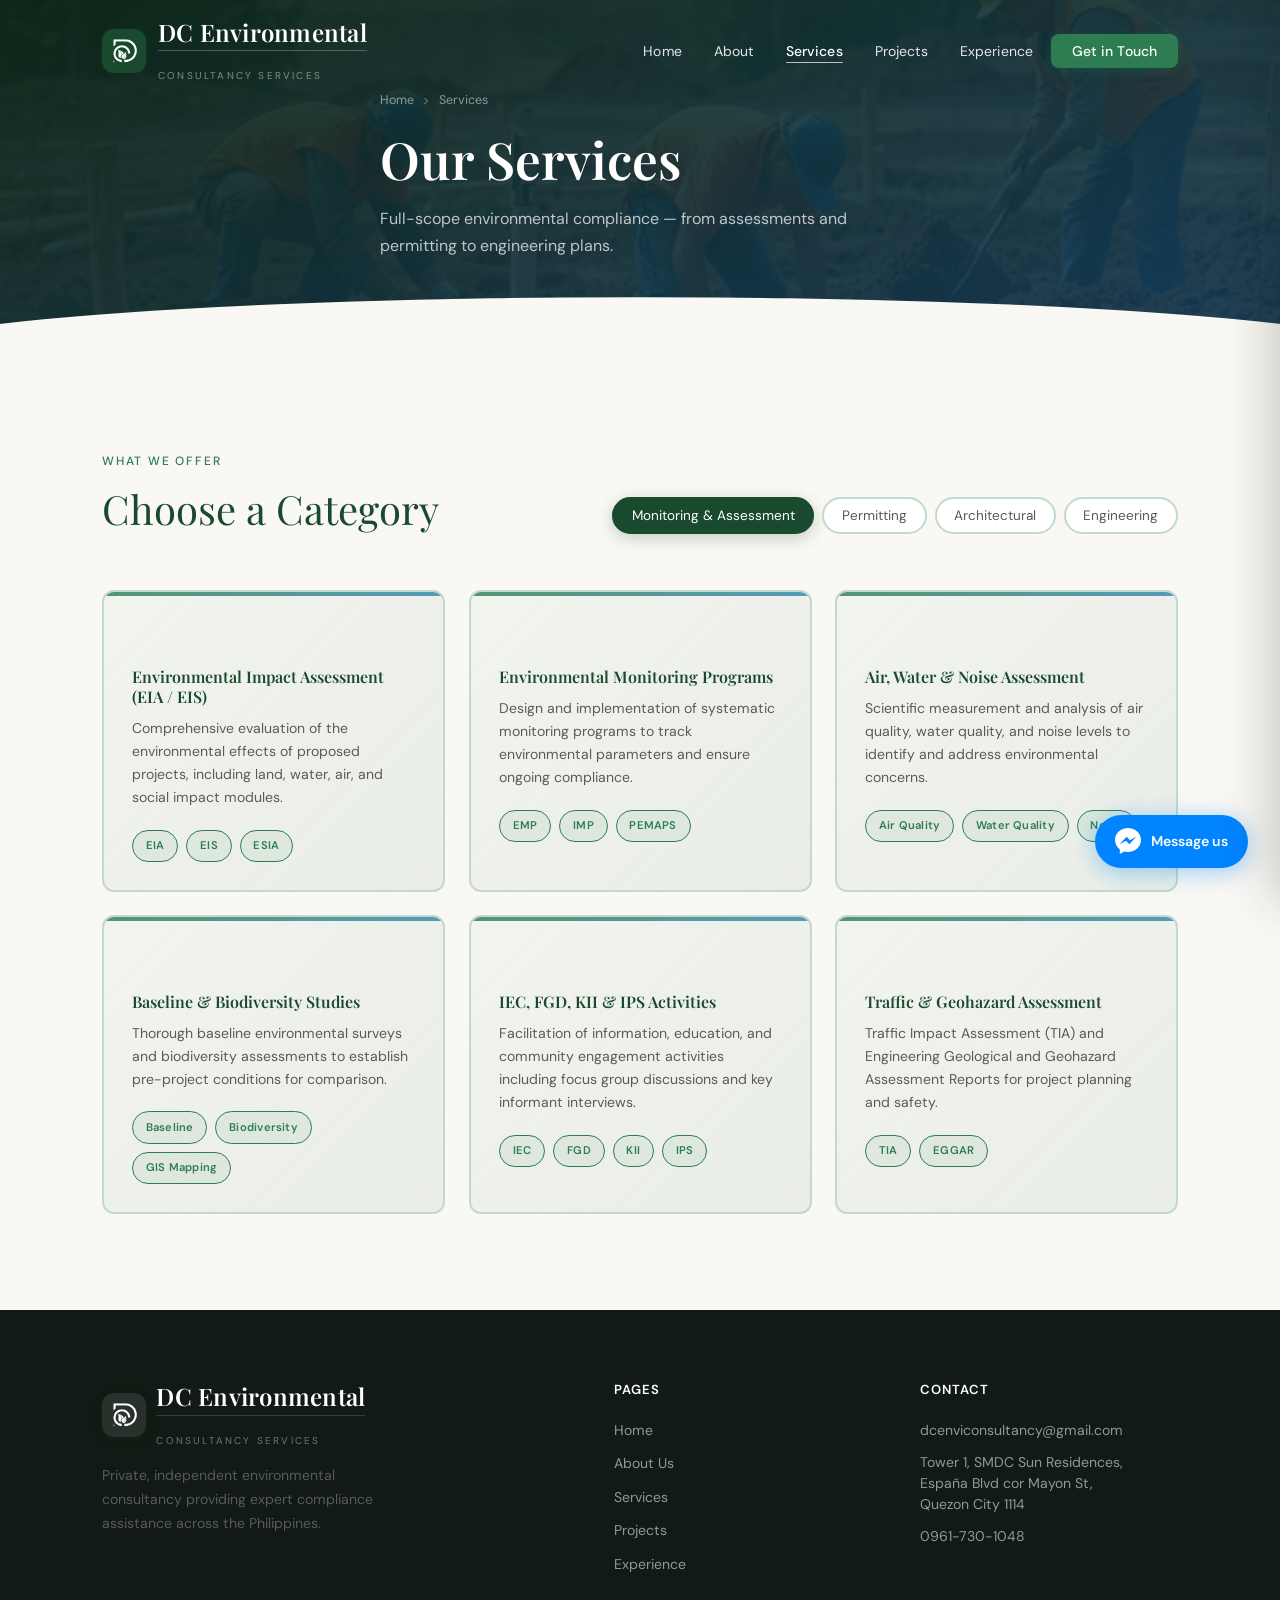
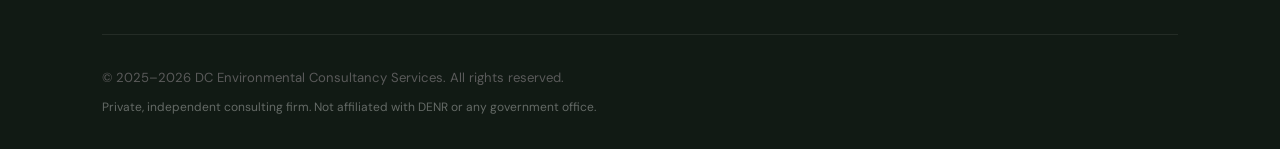
<file: services.html>
<!DOCTYPE html>
<html lang="en">
<head>
<meta charset="UTF-8">
<meta name="viewport" content="width=device-width, initial-scale=1.0">
<meta name="description" content="DC Environmental services — EIA, ECC, PCO Accreditation, LLDA permits, engineering plans, and more across the Philippines.">
<link rel="icon" type="image/png" href="logonobg.png">
<link rel="apple-touch-icon" href="apple-touch-icon.png">
<title>Services | DC Environmental Consultancy Services</title>
<link href="https://fonts.googleapis.com/css2?family=Playfair+Display:ital,wght@0,400;0,600;1,400&family=DM+Sans:wght@300;400;500&display=swap" rel="stylesheet">
<link rel="stylesheet" href="style.css">
<link rel="stylesheet" href="mobile.css">
<style>
  .page-hero {
    background: linear-gradient(160deg, rgba(14,38,24,0.95) 0%, rgba(22,62,92,0.88) 100%),
                url('constructionsiteenvisec.jpg') center/cover no-repeat;
    min-height: 38vh;
    display: flex; align-items: flex-end;
    padding-top: 90px; padding-bottom: 6rem;
    position: relative;
  }
  .page-hero::after {
  content: '';
  position: absolute; bottom: -2px; left: 0; right: 0; height: 60px;
  background: var(--cream);
  clip-path: ellipse(60% 100% at 50% 100%);
  z-index: 0;
  pointer-events: none;
}
  .page-hero-inner { position: relative; z-index: 3; }
  .page-breadcrumb {
    display: flex; align-items: center; gap: 0.4rem;
    font-size: 0.78rem; color: rgba(255,255,255,0.5);
    margin-bottom: 1rem;
  }
  .page-breadcrumb a { color: rgba(255,255,255,0.5); }
  .page-breadcrumb a:hover { color: var(--mist); }
  .page-hero h1 { color: var(--white); font-size: clamp(2rem, 5vw, 3.2rem); max-width: 600px; }
  .page-hero p  { color: rgba(255,255,255,0.72); margin-top: 0.85rem; max-width: 520px; font-size: 1rem; }
  @media (max-width: 768px) {
    .page-hero { min-height: 32vh; padding-bottom: 3rem; padding-top: 72px; }
    .page-hero h1 { font-size: 1.8rem; }
    .page-hero p  { font-size: 0.9rem; }
  }
</style>
</head>
<body>

<a href="#main-content" class="skip-to-content">Skip to main content</a>

<nav class="navbar scrolled" id="navbar" role="navigation" aria-label="Main navigation">
  <div class="container">
    <a href="index.html" class="logo" aria-label="DC Environmental home">
      <div class="logo-mark" aria-hidden="true">
        <img src="logonobg.png" alt="DC Environmental Logo" onerror="this.style.display='none';this.nextElementSibling.style.display='flex'">
        <svg viewBox="0 0 24 24" fill="none" stroke="white" stroke-width="1.8" stroke-linecap="round" stroke-linejoin="round" style="display:none;width:22px;height:22px;"><path d="M12 2C6.48 2 2 6.48 2 12s4.48 10 10 10 10-4.48 10-10"/><path d="M12 2c2.76 0 5 4.48 5 10"/><path d="M17 8s-2 2-5 2-5-2-5-2"/><path d="M19 4l-7 8"/></svg>
      </div>
      <div class="logo-text">
        <strong>DC Environmental</strong>
        <span>Consultancy Services</span>
      </div>
    </a>
    <ul class="nav-links" id="navLinks" role="list">
      <li><a href="index.html" class="nav-item">Home</a></li>
      <li><a href="about.html" class="nav-item">About</a></li>
      <li><a href="services.html" class="nav-item active-link">Services</a></li>
      <li><a href="projects.html" class="nav-item">Projects</a></li>
      <li><a href="experience.html" class="nav-item">Experience</a></li>
      <li><button class="nav-cta" onclick="openContactModal()">Get in Touch</button></li>
    </ul>
    <button class="hamburger" id="hamburger" aria-label="Toggle menu" aria-expanded="false">
      <span></span><span></span><span></span>
    </button>
  </div>
</nav>

<div class="page-hero" id="main-content" style="pointer-events: none;">
  <div class="container page-hero-inner" style="pointer-events: all;">
    <nav class="page-breadcrumb" aria-label="Breadcrumb">
      <a href="index.html">Home</a>
      <svg width="12" height="12" viewBox="0 0 24 24" fill="none" stroke="currentColor" stroke-width="2"><path d="M9 18l6-6-6-6"/></svg>
      <span>Services</span>
    </nav>
    <h1>Our Services</h1>
    <p>Full-scope environmental compliance — from assessments and permitting to engineering plans.</p>
  </div>
</div>

<section class="section" id="services" aria-labelledby="services-heading">
  <div class="container">
    <div class="services-header">
      <div>
        <div class="section-label">What We Offer</div>
        <h2 id="services-heading" class="section-title" style="margin-bottom:0;">Choose a Category</h2>
      </div>
      <div class="services-tabs" role="tablist" aria-label="Service categories">
        <button class="tab-btn active" data-panel="panel-monitoring" role="tab" aria-selected="true">Monitoring & Assessment</button>
        <button class="tab-btn" data-panel="panel-permits" role="tab" aria-selected="false">Permitting</button>
        <button class="tab-btn" data-panel="panel-arch" role="tab" aria-selected="false">Architectural</button>
        <button class="tab-btn" data-panel="panel-eng" role="tab" aria-selected="false">Engineering</button>
      </div>
    </div>

    <div id="panel-monitoring" class="services-panel active" role="tabpanel">
      <div class="service-card">
        <div class="service-icon" aria-hidden="true"><svg viewBox="0 0 24 24" fill="none" stroke="#1a4a2e" stroke-width="1.8" stroke-linecap="round" stroke-linejoin="round"><path d="M12 2a10 10 0 100 20A10 10 0 0012 2z"/><path d="M2 12h3m14 0h3M12 2v3m0 14v3"/></svg></div>
        <h3>Environmental Impact Assessment (EIA / EIS)</h3>
        <p>Comprehensive evaluation of the environmental effects of proposed projects, including land, water, air, and social impact modules.</p>
        <div class="service-tags"><span class="tag">EIA</span><span class="tag">EIS</span><span class="tag">ESIA</span></div>
      </div>
      <div class="service-card">
        <div class="service-icon" aria-hidden="true"><svg viewBox="0 0 24 24" fill="none" stroke="#1a4a2e" stroke-width="1.8" stroke-linecap="round" stroke-linejoin="round"><path d="M3 3v18h18"/><path d="M7 16l4-6 4 4 4-8"/></svg></div>
        <h3>Environmental Monitoring Programs</h3>
        <p>Design and implementation of systematic monitoring programs to track environmental parameters and ensure ongoing compliance.</p>
        <div class="service-tags"><span class="tag">EMP</span><span class="tag">IMP</span><span class="tag">PEMAPS</span></div>
      </div>
      <div class="service-card">
        <div class="service-icon" aria-hidden="true"><svg viewBox="0 0 24 24" fill="none" stroke="#1a4a2e" stroke-width="1.8" stroke-linecap="round" stroke-linejoin="round"><path d="M12 2c-3.31 0-6 3.58-6 8s2.69 8 6 8 6-3.58 6-8-2.69-8-6-8z"/><path d="M2 12h20M12 2v20"/></svg></div>
        <h3>Air, Water & Noise Assessment</h3>
        <p>Scientific measurement and analysis of air quality, water quality, and noise levels to identify and address environmental concerns.</p>
        <div class="service-tags"><span class="tag">Air Quality</span><span class="tag">Water Quality</span><span class="tag">Noise</span></div>
      </div>
      <div class="service-card">
        <div class="service-icon" aria-hidden="true"><svg viewBox="0 0 24 24" fill="none" stroke="#1a4a2e" stroke-width="1.8" stroke-linecap="round" stroke-linejoin="round"><path d="M12 22s8-4 8-10V5l-8-3-8 3v7c0 6 8 10 8 10z"/></svg></div>
        <h3>Baseline & Biodiversity Studies</h3>
        <p>Thorough baseline environmental surveys and biodiversity assessments to establish pre-project conditions for comparison.</p>
        <div class="service-tags"><span class="tag">Baseline</span><span class="tag">Biodiversity</span><span class="tag">GIS Mapping</span></div>
      </div>
      <div class="service-card">
        <div class="service-icon" aria-hidden="true"><svg viewBox="0 0 24 24" fill="none" stroke="#1a4a2e" stroke-width="1.8" stroke-linecap="round" stroke-linejoin="round"><path d="M17 21v-2a4 4 0 00-4-4H5a4 4 0 00-4 4v2"/><circle cx="9" cy="7" r="4"/><path d="M23 21v-2a4 4 0 00-3-3.87M16 3.13a4 4 0 010 7.75"/></svg></div>
        <h3>IEC, FGD, KII & IPS Activities</h3>
        <p>Facilitation of information, education, and community engagement activities including focus group discussions and key informant interviews.</p>
        <div class="service-tags"><span class="tag">IEC</span><span class="tag">FGD</span><span class="tag">KII</span><span class="tag">IPS</span></div>
      </div>
      <div class="service-card">
        <div class="service-icon" aria-hidden="true"><svg viewBox="0 0 24 24" fill="none" stroke="#1a4a2e" stroke-width="1.8" stroke-linecap="round" stroke-linejoin="round"><rect x="3" y="3" width="7" height="7" rx="1"/><rect x="14" y="3" width="7" height="7" rx="1"/><rect x="3" y="14" width="7" height="7" rx="1"/><rect x="14" y="14" width="7" height="7" rx="1"/></svg></div>
        <h3>Traffic & Geohazard Assessment</h3>
        <p>Traffic Impact Assessment (TIA) and Engineering Geological and Geohazard Assessment Reports for project planning and safety.</p>
        <div class="service-tags"><span class="tag">TIA</span><span class="tag">EGGAR</span></div>
      </div>
    </div>

    <div id="panel-permits" class="services-panel" role="tabpanel">
      <div class="service-card">
        <div class="service-icon" aria-hidden="true"><svg viewBox="0 0 24 24" fill="none" stroke="#1a4a2e" stroke-width="1.8" stroke-linecap="round" stroke-linejoin="round"><path d="M14 2H6a2 2 0 00-2 2v16a2 2 0 002 2h12a2 2 0 002-2V8z"/><path d="M14 2v6h6M9 13h6M9 17h4"/></svg></div>
        <h3>Environmental Compliance Certificate (ECC)</h3>
        <p>Processing of ECC through Environmental Impact Statement (EIS) and Initial Environmental Examination (IEE), including minor and major amendments.</p>
        <div class="service-tags"><span class="tag">ECC</span><span class="tag">EIS</span><span class="tag">IEE</span></div>
      </div>
      <div class="service-card">
        <div class="service-icon" aria-hidden="true"><svg viewBox="0 0 24 24" fill="none" stroke="#1a4a2e" stroke-width="1.8" stroke-linecap="round" stroke-linejoin="round"><circle cx="12" cy="12" r="10"/><path d="M12 8v4l3 3"/></svg></div>
        <h3>Certificate of Non-Coverage (CNC)</h3>
        <p>Assistance in obtaining CNC documentation for projects that do not require a full environmental impact assessment under DENR regulations.</p>
        <div class="service-tags"><span class="tag">CNC</span><span class="tag">DENR</span></div>
      </div>
      <div class="service-card">
        <div class="service-icon" aria-hidden="true"><svg viewBox="0 0 24 24" fill="none" stroke="#1a4a2e" stroke-width="1.8" stroke-linecap="round" stroke-linejoin="round"><path d="M12 22c5.52 0 10-4.48 10-10S17.52 2 12 2 2 6.48 2 12s4.48 10 10 10z"/><path d="M4.93 4.93l14.14 14.14"/></svg></div>
        <h3>Pollution Control & Air Permits</h3>
        <p>PCO Accreditation, Permit to Operate for Air Pollution Source Installation (PTO-APSI), and Wastewater Discharge Permit (WWDP) processing.</p>
        <div class="service-tags"><span class="tag">PCO</span><span class="tag">PTO-APSI</span><span class="tag">WWDP</span></div>
      </div>
      <div class="service-card">
        <div class="service-icon" aria-hidden="true"><svg viewBox="0 0 24 24" fill="none" stroke="#1a4a2e" stroke-width="1.8" stroke-linecap="round" stroke-linejoin="round"><path d="M20.84 4.61a5.5 5.5 0 00-7.78 0L12 5.67l-1.06-1.06a5.5 5.5 0 00-7.78 7.78l1.06 1.06L12 21.23l7.78-7.78 1.06-1.06a5.5 5.5 0 000-7.78z"/></svg></div>
        <h3>Hazardous Waste Permits</h3>
        <p>Hazardous Waste Generator ID (HWG-ID), Permit to Transport Hazardous Waste, and Hazardous and Solid Waste Management Plan preparation.</p>
        <div class="service-tags"><span class="tag">HWG-ID</span><span class="tag">Waste Transport</span></div>
      </div>
      <div class="service-card">
        <div class="service-icon" aria-hidden="true"><svg viewBox="0 0 24 24" fill="none" stroke="#1a4a2e" stroke-width="1.8" stroke-linecap="round" stroke-linejoin="round"><path d="M12 22s8-4 8-10V5l-8-3-8 3v7c0 6 8 10 8 10z"/><path d="M9 12l2 2 4-4"/></svg></div>
        <h3>LLDA Permits</h3>
        <p>LLDA Clearance, LLDA Discharge Permit, Shoreland Development Clearance (SDC), and Fish Pen Privilege to Operate — processed through the Laguna Lake Development Authority.</p>
        <div class="service-tags"><span class="tag">LLDA</span><span class="tag">SDC</span><span class="tag">Discharge Permit</span></div>
      </div>
      <div class="service-card">
        <div class="service-icon" aria-hidden="true"><svg viewBox="0 0 24 24" fill="none" stroke="#1a4a2e" stroke-width="1.8" stroke-linecap="round" stroke-linejoin="round"><path d="M12 2a10 10 0 100 20A10 10 0 0012 2z"/><path d="M2 12c3-4 5-6 10-6s7 2 10 6"/><path d="M2 12c3 4 5 6 10 6s7-2 10-6"/></svg></div>
        <h3>NWRB Water Permits</h3>
        <p>National Water Resources Board (NWRB) Water Permit and Surface Water Permit processing for groundwater extraction, irrigation, and other water resource uses.</p>
        <div class="service-tags"><span class="tag">NWRB</span><span class="tag">Water Permit</span><span class="tag">Surface Water</span></div>
      </div>
    </div>

    <div id="panel-arch" class="services-panel" role="tabpanel">
      <div class="service-card">
        <div class="service-icon" aria-hidden="true"><svg viewBox="0 0 24 24" fill="none" stroke="#1a4a2e" stroke-width="1.8" stroke-linecap="round" stroke-linejoin="round"><rect x="3" y="3" width="18" height="18" rx="2"/><path d="M3 9h18M9 21V9"/></svg></div>
        <h3>Site Development Plan (SDP)</h3>
        <p>Preparation of Site Development Plans with sanitary and architectural sign and seal by licensed professional engineers.</p>
       <div class="service-tags"><span class="tag">SDP</span><span class="tag">Sign & Seal</span></div>
      </div>
      <div class="service-card">
        <div class="service-icon" aria-hidden="true"><svg viewBox="0 0 24 24" fill="none" stroke="#1a4a2e" stroke-width="1.8" stroke-linecap="round" stroke-linejoin="round"><path d="M3 9l9-7 9 7v11a2 2 0 01-2 2H5a2 2 0 01-2-2z"/><path d="M9 22V12h6v10"/></svg></div>
        <h3>Floor Plan & Drainage Layout</h3>
        <p>Detailed floor plan layouts, drainage systems, and septic tank designs for commercial, residential, and industrial projects.</p>
        <div class="service-tags"><span class="tag">Floor Plan</span><span class="tag">Drainage</span><span class="tag">Septic</span></div>
      </div>
      <div class="service-card">
        <div class="service-icon" aria-hidden="true"><svg viewBox="0 0 24 24" fill="none" stroke="#1a4a2e" stroke-width="1.8" stroke-linecap="round" stroke-linejoin="round"><path d="M14 2H6a2 2 0 00-2 2v16a2 2 0 002 2h12a2 2 0 002-2V8z"/><path d="M14 2v6h6M16 13H8M16 17H8M10 9H8"/></svg></div>
        <h3>Licensed Engineer's Reports</h3>
        <p>Engineer's Reports signed and sealed by licensed professionals, covering structural, sanitary, and environmental specifications.</p>
        <div class="service-tags"><span class="tag">Sign & Seal</span><span class="tag">Licensed PE</span></div>
      </div>
      
      <div class="service-card">
          <div class="service-icon" aria-hidden="true"><svg viewBox="0 0 24 24" fill="none" stroke="#1a4a2e" stroke-width="1.8" stroke-linecap="round" stroke-linejoin="round"><path d="M14 2H6a2 2 0 00-2 2v16a2 2 0 002 2h12a2 2 0 002-2V8z"/><path d="M14 2v6h6"/><path d="M8 13h2m0 0h4m-4 0v4m0-4V9"/></svg></div>
          <h3>As-Built Plan</h3>
          <p>Preparation of As-Built Plans reflecting actual constructed conditions, signed and sealed by a licensed professional engineer for permit compliance and documentation purposes.</p>
          <div class="service-tags"><span class="tag">As-Built</span><span class="tag">Sign & Seal</span><span class="tag">Licensed PE</span></div>
        </div>
      
    </div>

    <div id="panel-eng" class="services-panel" role="tabpanel">
      <div class="service-card">
        <div class="service-icon" aria-hidden="true"><svg viewBox="0 0 24 24" fill="none" stroke="#1a4a2e" stroke-width="1.8" stroke-linecap="round" stroke-linejoin="round"><path d="M2 20h20M4 20V10l8-6 8 6v10"/></svg></div>
        <h3>Construction Site Environmental Compliance</h3>
        <p>On-site environmental compliance monitoring for construction projects, ensuring adherence to DENR and local government standards.</p>
        <div class="service-tags"><span class="tag">Construction</span><span class="tag">Compliance</span></div>
      </div>
      <div class="service-card">
        <div class="service-icon" aria-hidden="true"><svg viewBox="0 0 24 24" fill="none" stroke="#1a4a2e" stroke-width="1.8" stroke-linecap="round" stroke-linejoin="round"><rect x="2" y="7" width="20" height="14" rx="2"/><path d="M16 7V5a2 2 0 00-2-2h-4a2 2 0 00-2 2v2M12 12v4M10 14h4"/></svg></div>
        <h3>Industrial Environmental Management</h3>
        <p>Comprehensive environmental management for industrial facilities including waste management plans, pollution monitoring, and regulatory reporting.</p>
        <div class="service-tags"><span class="tag">Industrial</span><span class="tag">Waste Mgmt</span><span class="tag">Monitoring</span></div>
      </div>
      <div class="service-card">
        <div class="service-icon" aria-hidden="true"><svg viewBox="0 0 24 24" fill="none" stroke="#1a4a2e" stroke-width="1.8" stroke-linecap="round" stroke-linejoin="round"><path d="M12 22s8-4 8-10V5l-8-3-8 3v7c0 6 8 10 8 10z"/></svg></div>
        <h3>Geohazard & Geological Engineering</h3>
        <p>Engineering Geological and Geohazard Assessment Reports including slope stability analysis, soil bearing capacity, and risk mapping.</p>
        <div class="service-tags"><span class="tag">EGGAR</span><span class="tag">Soil</span><span class="tag">Risk Mapping</span></div>
      </div>
    </div>
  </div>
</section>

<footer>
  <div class="container">
    <div class="footer-grid">
      <div class="footer-brand">
        <a href="index.html" class="logo" aria-label="DC Environmental home">
          <div class="logo-mark"><img src="logonobg.png" alt="DC Environmental Logo" onerror="this.style.display='none'"></div>
          <div class="logo-text"><strong>DC Environmental</strong><span>Consultancy Services</span></div>
        </a>
        <p>Private, independent environmental consultancy providing expert compliance assistance across the Philippines.</p>
  
      </div>
      <div class="footer-col">
        <h4>Pages</h4>
        <a href="index.html">Home</a>
        <a href="about.html">About Us</a>
        <a href="services.html">Services</a>
        <a href="projects.html">Projects</a>
        <a href="experience.html">Experience</a>
      </div>
      <div class="footer-col">
        <h4>Contact</h4>
        <a href="mailto:dcenviconsultancy@gmail.com">dcenviconsultancy@gmail.com</a>
        <a href="https://maps.google.com/?q=SMDC+Sun+Residences+España+Boulevard+Quezon+City" target="_blank" rel="noopener" style="line-height:1.5;">Tower 1, SMDC Sun Residences,<br>España Blvd cor Mayon St,<br>Quezon City 1114</a>
        <a href="tel:+639617301048">0961-730-1048</a>
      </div>
    </div>
    <div class="footer-bottom">
      <p>&copy; 2025–2026 DC Environmental Consultancy Services. All rights reserved.</p>
      <p class="disclaimer">Private, independent consulting firm. Not affiliated with DENR or any government office.</p>
    </div>
  </div>
</footer>

<!-- Messenger Chat Widget -->
<div id="messengerWidget">
  <div class="msgr-popup" id="messengerPopup">
    <div class="msgr-header">
      <div class="msgr-avatar"><img src="logonobg.png" alt="DC Environmental"></div>
      <div class="msgr-info">
        <strong>DC Environmental</strong>
        <span>Typically replies instantly</span>
      </div>
      <button class="msgr-close" id="messengerClose" aria-label="Close chat">✕</button>
    </div>
    <div class="msgr-body">
      <div class="msgr-bubble-wrap">
        <div class="msgr-bubble">Hi there! 👋 Welcome to DC Environmental Consultancy. How can we help you today?</div>
        <div class="msgr-bubble-time">DC Environmental · just now</div>
      </div>
    </div>
    <div class="msgr-footer">
      <input class="msgr-input" id="messengerInput" placeholder="Aa" type="text" />
      <button class="msgr-send" id="messengerSend" aria-label="Send message">
        <svg viewBox="0 0 24 24" fill="white" width="16" height="16"><path d="M2 21l21-9L2 3v7l15 2-15 2z"/></svg>
      </button>
    </div>
    <a class="msgr-open-link" href="https://m.me/61554171736979" target="_blank" rel="noopener">Open in Messenger →</a>
  </div>
  <button class="messenger-float" id="messengerBtn" aria-label="Chat on Messenger">
    <svg viewBox="0 0 24 24" fill="white" width="26" height="26"><path d="M12 0C5.373 0 0 4.974 0 11.111c0 3.498 1.744 6.614 4.469 8.652V24l4.088-2.242c1.092.301 2.246.464 3.443.464 6.627 0 12-4.974 12-11.111S18.627 0 12 0zm1.191 14.963l-3.055-3.26-5.963 3.26L10.732 8l3.131 3.26L19.752 8l-6.561 6.963z"/></svg>
    <span>Message us</span>
  </button>
</div>

<!-- Contact Modal -->
<div class="modal-backdrop" id="modalBackdrop" onclick="closeContactModal()" aria-hidden="true"></div>
<div class="contact-modal" id="contactModal" role="dialog" aria-modal="true" aria-labelledby="modalTitle">
  <div class="modal-header">
    <div class="modal-header-inner">
      <div class="modal-logo-mark" aria-hidden="true">
        <img src="logonobg.png" alt="DC Environmental Logo" style="width:24px;height:24px;object-fit:contain;">
      </div>
      <div>
        <h2 id="modalTitle">Get in Touch</h2>
        <p>We'll respond via Facebook or email.</p>
      </div>
    </div>
    <button class="modal-close" onclick="closeContactModal()" aria-label="Close contact form">
      <svg viewBox="0 0 24 24" fill="none" stroke="currentColor" stroke-width="2" stroke-linecap="round" stroke-linejoin="round" width="20" height="20"><path d="M18 6L6 18M6 6l12 12"/></svg>
    </button>
  </div>
  <div class="modal-body">
    <div class="modal-quick-links">
      <a href="https://www.facebook.com/61554171736979" target="_blank" rel="noopener" class="modal-quick-btn modal-quick-wa" style="background:#1877F2;">
        <svg viewBox="0 0 24 24" fill="white" width="20" height="20"><path d="M18 2h-3a5 5 0 00-5 5v3H7v4h3v8h4v-8h3l1-4h-4V7a1 1 0 011-1h3z"/></svg>
        Facebook Page
      </a>
      <a href="mailto:dcenviconsultancy@gmail.com" class="modal-quick-btn modal-quick-email">
        <svg viewBox="0 0 24 24" fill="none" stroke="currentColor" stroke-width="1.8" width="20" height="20"><path d="M4 4h16c1.1 0 2 .9 2 2v12c0 1.1-.9 2-2 2H4c-1.1 0-2-.9-2-2V6c0-1.1.9-2 2-2z"/><path d="M22 6l-10 7L2 6"/></svg>
        Email Us
      </a>
    </div>
    <div class="modal-divider"><span>or fill out the form</span></div>
    <form id="contactForm" novalidate>
      <div class="modal-form-row">
        <div class="form-group">
          <label for="fname">First Name *</label>
          <input type="text" id="fname" name="fname" placeholder="Juan" required autocomplete="given-name">
        </div>
        <div class="form-group">
          <label for="lname">Last Name *</label>
          <input type="text" id="lname" name="lname" placeholder="dela Cruz" required autocomplete="family-name">
        </div>
      </div>
      <div class="form-group">
        <label for="memail">Email Address</label>
        <input type="email" id="memail" name="email" placeholder="juan@example.com" autocomplete="email">
      </div>
      <div class="form-group">
        <label for="mphone">Phone</label>
        <input type="tel" id="mphone" name="phone" placeholder="09XX-XXX-XXXX" autocomplete="tel">
      </div>
      <div class="form-group">
        <label for="mservice">Service Needed</label>
        <select id="mservice" name="service">
          <option value="">Select a service...</option>
          <option>Environmental Impact Assessment (EIA/EIS)</option>
          <option>Certificate of Non-Coverage (CNC)</option>
          <option>Environmental Compliance Certificate (ECC)</option>
          <option>ECC Amendment (Minor/Major)</option>
          <option>PCO Accreditation</option>
          <option>Hazardous Waste Generator ID (HWG-ID)</option>
          <option>Permit to Operate - Air (PTO-APSI)</option>
          <option>Wastewater Discharge Permit (WWDP)</option>
          <option>LLDA Permits</option>
          <option>Water Permits (NWRB)</option>
          <option>Site Development Plan (SDP)</option>
          <option>Drainage / Septic Layout</option>
          <option>GIS Mapping</option>
          <option>Other</option>
        </select>
      </div>
      <div class="form-group">
        <label for="mmessage">Message *</label>
        <textarea id="mmessage" name="message" placeholder="Briefly describe your project or inquiry..." required></textarea>
      </div>
      <button type="submit" class="btn-submit">
        Send Message
        <svg viewBox="0 0 20 20" width="16" height="16" fill="none" stroke="currentColor" stroke-width="2" stroke-linecap="round" stroke-linejoin="round"><path d="M4 10h12M10 4l6 6-6 6"/></svg>
      </button>
      <p class="form-notice">DC Environmental is a private, independent firm. Not affiliated with DENR or any government office.</p>
    </form>
    <div class="form-success" id="formSuccess" style="display:none;" aria-live="polite">
      <div class="form-success-icon">
        <svg viewBox="0 0 48 48" fill="none" stroke="#2e7d52" stroke-width="2.5" stroke-linecap="round" stroke-linejoin="round"><circle cx="24" cy="24" r="20"/><path d="M16 24l6 6 10-12"/></svg>
      </div>
      <h3>Message Sent!</h3>
      <p>Thank you for reaching out. We'll get back to you as soon as possible via Facebook or email.</p>
      <button class="btn-primary" onclick="closeContactModal()" style="margin-top:1.5rem;width:100%;justify-content:center;">Close</button>
    </div>
  </div>
</div>

<script src="main.js"></script>
</body>
</html>
</file>
<file: style.css>
/* ══════════════════════════════════════════
   DC Environmental Consultancy — style.css
   Complete consolidated stylesheet (includes experience page)
   ══════════════════════════════════════════ */

/* ── Variables ── */
:root {
  --forest:     #1a4a2e;
  --forest-mid: #1e5535;
  --leaf:       #2e7d52;
  --sage:       #5a9e7a;
  --mist:       #c8ddd1;
  --sky:        #1b4f72;
  --water:      #2e86ab;
  --sand:       #f0ede6;
  --cream:      #faf8f4;
  --charcoal:   #1c1c1c;
  --gray:       #5a5a5a;
  --light:      #ddeee5;
  --white:      #ffffff;
  --border:     #c2d9cc;
  --radius:     12px;
  --transition: 0.3s ease;
  --shadow-sm:  0 2px 12px rgba(26,74,46,0.10);
  --shadow-md:  0 6px 28px rgba(26,74,46,0.15);
  --shadow-lg:  0 12px 48px rgba(26,74,46,0.20);
}

/* ── Reset ── */
*, *::before, *::after { box-sizing: border-box; margin: 0; padding: 0; }
html { scroll-behavior: smooth; font-size: 16px; }
body {
  font-family: 'DM Sans', sans-serif;
  color: var(--charcoal);
  background: var(--cream);
  line-height: 1.7;
  overflow-x: hidden;
  cursor: auto;
}
img { max-width: 100%; display: block; object-fit: cover; }
a { text-decoration: none; color: inherit; }
ul { list-style: none; }
button { cursor: pointer; border: none; background: none; font-family: inherit; }

/* ── Typography ── */
h1, h2, h3, h4 { font-family: 'Playfair Display', serif; line-height: 1.25; }
h1 { font-size: clamp(1.9rem, 4vw, 3rem); font-weight: 600; }
h2 { font-size: clamp(1.7rem, 3.5vw, 2.5rem); font-weight: 400; }
h3 { font-size: 1.1rem; font-weight: 600; }
p  { font-size: 1rem; color: var(--gray); }

/* ── Layout Helpers ── */
.skip-to-content {
  position: absolute; top: -40px; left: 0;
  padding: 0.5rem 1rem; text-decoration: none; z-index: 10000;
}
.skip-to-content:focus { top: 0; }
.container { max-width: 1140px; margin: 0 auto; padding: 0 2rem; }
.section { padding: 6rem 0; }
.section--alt { background: var(--sand); }
.section-label {
  font-size: 0.75rem; font-weight: 500;
  letter-spacing: 0.15em; text-transform: uppercase;
  color: var(--leaf); margin-bottom: 0.75rem;
}
.section-title { color: var(--forest); margin-bottom: 1.25rem; }
.section-subtitle { max-width: 560px; font-size: 1.05rem; }
.divider {
  width: 48px; height: 3px;
  background: linear-gradient(90deg, var(--leaf), var(--water));
  border-radius: 2px; margin: 1.5rem 0;
}

/* ── Fade-in Animation ── */
.fade-in {
  opacity: 0; transform: translateY(28px);
  transition: opacity 0.65s ease, transform 0.65s ease;
}
.fade-in.visible { opacity: 1; transform: translateY(0); }

/* ════════════════════════════════
   CUSTOM CURSOR
   ════════════════════════════════ */
#cursor-dot {
  display: none; width: 6px; height: 6px;
  background: var(--leaf); border-radius: 50%;
  position: fixed; top: 0; left: 0; pointer-events: none; z-index: 99999;
  transform: translate(-50%, -50%);
  transition: width 0.2s ease, height 0.2s ease, background 0.2s ease, opacity 0.2s ease;
}
#cursor-ring {
  display: none; width: 32px; height: 32px;
  border: 1.5px solid rgba(46,125,82,0.45); border-radius: 50%;
  position: fixed; top: 0; left: 0; pointer-events: none; z-index: 99998;
  transform: translate(-50%, -50%);
  transition: width 0.25s ease, height 0.25s ease, border-color 0.25s ease, background 0.25s ease, border-radius 0.25s ease;
  display: flex; align-items: center; justify-content: center;
}
#cursor-label {
  display: none; position: fixed; top: 0; left: 0;
  pointer-events: none; z-index: 99997;
  transform: translate(14px, -50%);
  background: var(--forest); color: var(--white);
  font-family: 'DM Sans', sans-serif;
  font-size: 0.68rem; font-weight: 600;
  letter-spacing: 0.06em; text-transform: uppercase;
  padding: 0.25rem 0.6rem; border-radius: 100px; opacity: 0;
  transition: opacity 0.2s ease; white-space: nowrap;
}
body.cursor-cta #cursor-label,
body.cursor-card #cursor-label { opacity: 1; }
body.cursor-cta #cursor-dot { width: 4px; height: 4px; background: var(--white); }
body.cursor-cta #cursor-ring { width: 44px; height: 44px; background: rgba(46,125,82,0.15); border-color: var(--leaf); }
body.cursor-link #cursor-dot { background: var(--water); width: 5px; height: 5px; }
body.cursor-link #cursor-ring { border-color: var(--water); width: 26px; height: 26px; }
body.cursor-card #cursor-dot { width: 4px; height: 4px; background: var(--forest); }
body.cursor-card #cursor-ring { width: 40px; height: 40px; border-color: var(--forest); border-width: 1.5px; }
body.cursor-nav #cursor-dot { background: var(--sage); width: 5px; height: 5px; }
body.cursor-nav #cursor-ring { width: 22px; height: 22px; border-color: var(--sage); }
body.cursor-tab #cursor-dot { background: var(--sky); }
body.cursor-tab #cursor-ring { border-color: var(--sky); width: 26px; height: 26px; }

/* ════════════════════════════════
   NAVBAR
   ════════════════════════════════ */
.navbar {
  position: fixed; top: 0; left: 0; right: 0; z-index: 1000;
  padding: 1.1rem 0; background: transparent;
  transition: background 0.4s ease, box-shadow 0.4s ease, padding 0.4s ease, backdrop-filter 0.4s ease;
}
.navbar.scrolled {
  background: rgba(255,255,255,0.78);
  backdrop-filter: blur(20px) saturate(160%);
  -webkit-backdrop-filter: blur(20px) saturate(160%);
  box-shadow: 0 1px 0 rgba(26,74,46,0.07), 0 8px 32px rgba(26,74,46,0.08);
  padding: 0.65rem 0;
}
.navbar .container { display: flex; align-items: center; justify-content: space-between; }

/* ── Logo ── */
.logo { display: flex; align-items: center; gap: 0.75rem; }
.logo-mark {
  width: 44px; height: 44px;
  border-radius: var(--radius); /* ← ADD THIS LINE */
  background: var(--forest);
  display: flex; align-items: center; justify-content: center; flex-shrink: 0;
  overflow: hidden; 
  transition: transform 0.3s ease, box-shadow 0.3s ease, background 0.3s ease;
   box-shadow: 0 2px 10px rgba(26,74,46,0.15);
}
.logo:hover .logo-mark {
  transform: scale(1.06) rotate(-2deg);
}
.navbar.scrolled .logo-mark { background: transparent; }
.logo:hover .logo-mark { transform: scale(1.08) rotate(-3deg); box-shadow: 0 4px 16px rgba(26,74,46,0.35); }
.navbar.scrolled .logo-mark img { filter: none; }
.logo-mark img {
  width: 100%; height: 100%; object-fit: contain; padding: 4px;
  filter: brightness(0) invert(1);
}

/* ── Logo text ── */
.logo-text { line-height: 1.2; }
.logo-text strong {
  font-family: 'Playfair Display', serif;
  font-weight: 600;
  font-size: 24px;
  letter-spacing: 0.01em;
}

.logo-text strong::after {
  content: '';
  display: block; width: 100%; height: 0.5px;
  background: rgba(255,255,255,0.25); margin: 4px 0;
}
.navbar.scrolled .logo-text strong::after { background: rgba(26,74,46,0.2); }
.logo-text span {
  font-family: 'DM Sans', sans-serif;
  font-size: 10px;
  letter-spacing: 0.22em; /* tighter identity feel */
  text-transform: uppercase;
  opacity: 0.7;
}
.navbar:not(.scrolled) .logo-text strong { color: var(--white); }
.navbar:not(.scrolled) .logo-text span   { color: rgba(255,255,255,0.65); }
.navbar.scrolled .logo-text strong { color: var(--forest); }
.navbar.scrolled .logo-text span   { color: var(--gray); opacity: 1; }

/* ── Nav links ── */
.nav-links { display: flex; align-items: center; gap: 0.2rem; }
.nav-item {
  font-size: 0.875rem; font-weight: 400; letter-spacing: 0.01em;
  padding: 0.45rem 0.9rem; border-radius: 6px;
  transition: color var(--transition), background var(--transition); position: relative;
}
.nav-item::after {
  content: ''; position: absolute; bottom: 4px; left: 50%; right: 50%;
  height: 1.5px; background: linear-gradient(90deg, var(--leaf), var(--water));
  border-radius: 2px;
  transition: left 0.35s cubic-bezier(.4,0,.2,1), right 0.35s cubic-bezier(.4,0,.2,1);
}
.nav-item:hover::after, .nav-item.active-link::after { left: 0.9rem; right: 0.9rem; }
.navbar:not(.scrolled) .nav-item { color: rgba(255,255,255,0.88); }
.navbar:not(.scrolled) .nav-item::after { background: rgba(255,255,255,0.7); }
.navbar:not(.scrolled) .nav-item:hover { color: white; }
.navbar:not(.scrolled) .nav-item.active-link { color: white; }
.navbar.scrolled .nav-item { color: var(--charcoal); }
.navbar.scrolled .nav-item:hover { color: var(--leaf); }
.navbar.scrolled .nav-item.active-link { color: var(--leaf); }
.nav-item.active-link { font-weight: 500; }

/* ── CTA button ── */
.nav-cta {
  padding: 0.5rem 1.3rem !important;
  background: var(--leaf) !important; color: var(--white) !important;
  border-radius: 8px !important; font-weight: 500 !important; font-size: 0.875rem !important;
  box-shadow: 0 2px 12px rgba(46,125,82,0.28); letter-spacing: 0.01em;
  transition: background var(--transition), transform var(--transition), box-shadow var(--transition) !important;
}
.nav-cta::after { display: none !important; }
.nav-cta:hover { background: var(--forest) !important; transform: translateY(-1px); box-shadow: 0 4px 20px rgba(46,125,82,0.4) !important; }
button.nav-cta {
  padding: 0.5rem 1.3rem; background: var(--leaf); color: var(--white);
  border-radius: 8px; font-family: 'DM Sans', sans-serif;
  font-weight: 500; font-size: 0.875rem;
  box-shadow: 0 2px 12px rgba(46,125,82,0.28); border: none; cursor: pointer;
  transition: background var(--transition), transform var(--transition), box-shadow var(--transition);
}
button.nav-cta:hover { background: var(--forest); transform: translateY(-1px); box-shadow: 0 4px 20px rgba(46,125,82,0.4); }

/* ── Hamburger ── */
.hamburger { display: none; flex-direction: column; gap: 5px; padding: 6px; }
.hamburger span { display: block; width: 22px; height: 2px; background: var(--white); border-radius: 2px; transition: var(--transition); }
.navbar.scrolled .hamburger span { background: var(--charcoal); }
.hamburger.open span:nth-child(1) { transform: translateY(7px) rotate(45deg); }
.hamburger.open span:nth-child(2) { opacity: 0; }
.hamburger.open span:nth-child(3) { transform: translateY(-7px) rotate(-45deg); }

/* ════════════════════════════════
   HERO + CAROUSEL
   ════════════════════════════════ */
.hero {
  min-height: 88vh; position: relative;
  display: flex; align-items: center;
  padding-top: 80px; overflow: hidden;
}
.carousel-bg { position: absolute; inset: 0; z-index: 0; }
.carousel-slide {
  position: absolute; inset: 0;
  background-size: cover; background-position: center;
  opacity: 0; transition: opacity 1.2s ease;
}
.carousel-slide.active { opacity: 1; }
.carousel-overlay {
  position: absolute; inset: 0;
  background: linear-gradient(160deg, rgba(26,74,46,0.82) 0%, rgba(27,79,114,0.72) 60%, rgba(26,74,46,0.65) 100%);
}
.carousel-dots {
  position: absolute; bottom: 2.5rem; left: 50%;
  transform: translateX(-50%); display: flex; gap: 0.5rem; z-index: 10;
}
.dot {
  width: 7px; height: 7px; border-radius: 50%;
  background: rgba(255,255,255,0.35); border: none; padding: 0;
  transition: background var(--transition), width var(--transition); cursor: none;
}
.dot.active { background: var(--white); width: 22px; border-radius: 4px; }
.carousel-arrow {
  display: none; position: absolute; top: 50%; z-index: 10;
  transform: translateY(-50%); width: 44px; height: 44px;
  background: rgba(255,255,255,0.12); border: 1px solid rgba(255,255,255,0.22);
  border-radius: 50%; backdrop-filter: blur(8px);
  align-items: center; justify-content: center; color: white;
  transition: background 0.25s ease, transform 0.25s ease, border-color 0.25s ease; cursor: none;
}
.carousel-arrow:hover { background: rgba(255,255,255,0.22); border-color: rgba(255,255,255,0.5); transform: translateY(-50%) scale(1.08); }
.carousel-arrow svg { width: 18px; height: 18px; flex-shrink: 0; }
.carousel-arrow--prev { left: 1.5rem; }
.carousel-arrow--next { right: 1.5rem; }
.carousel-caption {
  position: absolute; bottom: 5rem; left: 50%; transform: translateX(-50%);
  z-index: 10; text-align: center; pointer-events: none;
}
.carousel-caption-text {
  display: inline-block;
  background: rgba(26,74,46,0.55); backdrop-filter: blur(10px);
  border: 1px solid rgba(255,255,255,0.18); color: rgba(255,255,255,0.9);
  font-size: 0.78rem; letter-spacing: 0.1em; text-transform: uppercase;
  padding: 0.35rem 1rem; border-radius: 100px; transition: opacity 0.4s ease;
}
.hero::before {
  content: ''; position: absolute; bottom: -2px; left: 0; right: 0; height: 80px;
  background: var(--cream); clip-path: ellipse(60% 100% at 50% 100%); z-index: 2;
}
.hero-container {
  position: relative; z-index: 3;
  display: grid; grid-template-columns: 1fr; gap: 0;
  align-items: center; max-width: 760px;
}
.hero-content {
  background: none !important; border: none !important;
  backdrop-filter: none !important; -webkit-backdrop-filter: none !important;
  box-shadow: none !important; padding: 0 !important;
  border-radius: 0 !important; text-align: left;
}
.hero-badge {
  display: inline-flex; align-items: center; gap: 0.5rem;
  background: rgba(255,255,255,0.12); border: 1px solid rgba(255,255,255,0.25);
  color: var(--mist); border-radius: 100px;
  font-size: 0.78rem; letter-spacing: 0.08em; text-transform: uppercase;
  padding: 0.35rem 1rem; margin-bottom: 1.5rem;
}
.hero h1 {
  color: var(--white); font-size: clamp(1.9rem, 4vw, 3rem);
  margin-bottom: 1.25rem; text-transform: none; letter-spacing: normal;
}
.hero h1 em { font-style: italic; color: var(--mist); }
.hero-desc {
  color: rgba(255,255,255,0.82); font-size: 1.05rem;
  max-width: 520px; margin-bottom: 2.25rem;
  text-transform: none !important; letter-spacing: normal !important; line-height: 1.7;
}
.hero-actions { display: flex; align-items: center; gap: 1.2rem; flex-wrap: wrap; }

/* ── Hero Pills ── */
.hero-pills {
  display: flex;
  flex-wrap: wrap;
  gap: 0.5rem;
  margin-bottom: 2rem;
}

.hero-pill {
  font-family: 'DM Sans', sans-serif;
  font-size: 0.78rem;
  font-weight: 500;
  color: rgba(255, 255, 255, 0.9);
  background: rgba(255, 255, 255, 0.12);
  border: 1px solid rgba(255, 255, 255, 0.28);
  border-radius: 100px;
  padding: 0.35rem 1rem;
  letter-spacing: 0.04em;
  backdrop-filter: blur(6px);
  -webkit-backdrop-filter: blur(6px);
  transition: background 0.25s ease, border-color 0.25s ease;
}

.hero-pill:hover {
  background: rgba(255, 255, 255, 0.22);
  border-color: rgba(255, 255, 255, 0.5);
}

/* ── Buttons ── */
.btn-primary {
  display: inline-flex; align-items: center; gap: 0.5rem;
  background: var(--leaf); color: var(--white);
  padding: 0.85rem 2rem; border-radius: 8px;
  font-weight: 500; font-size: 0.95rem;
  transition: background var(--transition), transform var(--transition), box-shadow var(--transition);
  box-shadow: 0 4px 20px rgba(46,125,82,0.35);
}
.btn-primary:hover { background: var(--forest); transform: translateY(-2px); box-shadow: 0 8px 28px rgba(46,125,82,0.45); }
button.btn-primary { border: none; cursor: pointer; font-family: 'DM Sans', sans-serif; }

.btn-outline {
  display: inline-flex; align-items: center; gap: 0.5rem;
  border: 1.5px solid rgba(255,255,255,0.50); color: var(--white);
  padding: 0.85rem 2rem; border-radius: 8px;
  font-weight: 400; font-size: 0.95rem;
  transition: background var(--transition), border-color var(--transition);
}
.btn-outline:hover { background: rgba(255,255,255,0.12); border-color: rgba(255,255,255,0.80); }

/* ── Hero cards ── */
.hero-visual { position: relative; }
.hero-cards { display: grid; gap: 1rem; }
.hero-card {
  background: rgba(255,255,255,0.10); backdrop-filter: blur(10px);
  border: 1px solid rgba(255,255,255,0.22); border-radius: var(--radius);
  padding: 1.2rem 1.5rem; display: flex; align-items: center; gap: 1rem;
  color: var(--white); animation: floatCard 6s ease-in-out infinite;
  transition: border-color var(--transition), background var(--transition);
}
.hero-card:hover { background: rgba(255,255,255,0.16); border-color: rgba(255,255,255,0.45); }
.hero-card:nth-child(2) { animation-delay: 1.5s; }
.hero-card:nth-child(3) { animation-delay: 3s; }
@keyframes floatCard { 0%,100% { transform: translateY(0); } 50% { transform: translateY(-6px); } }
.hero-card-icon {
  width: 42px; height: 42px; border-radius: 8px;
  background: rgba(255,255,255,0.15);
  display: flex; align-items: center; justify-content: center; flex-shrink: 0;
}
.hero-card strong { display: block; font-size: 0.9rem; font-weight: 500; margin-bottom: 0.15rem; }
.hero-card span   { font-size: 0.8rem; color: rgba(255,255,255,0.65); }

/* ════════════════════════════════
   ABOUT
   ════════════════════════════════ */
.about-grid { display: grid; grid-template-columns: 1fr 1fr; gap: 5rem; align-items: center; }
.about-visual { position: relative; }
.about-img-wrap {
  border-radius: 16px; overflow: hidden; height: 440px; position: relative;
  border: 3px solid var(--border); box-shadow: var(--shadow-lg);
}
.about-img { width: 100%; height: 100%; object-fit: cover; transition: transform 0.6s ease; }
.about-img-wrap:hover .about-img { transform: scale(1.04); }
.about-img-overlay {
  position: absolute; inset: 0;
  background: linear-gradient(180deg, transparent 50%, rgba(26,74,46,0.35) 100%);
  pointer-events: none;
}
.about-badge {
  position: absolute; bottom: -1.5rem; right: -1.5rem;
  background: var(--white); border: 2px solid var(--border);
  border-radius: var(--radius); padding: 1.25rem 1.5rem;
  box-shadow: var(--shadow-md); text-align: center;
}
.about-badge strong { display: block; font-family: 'Playfair Display', serif; font-size: 1.5rem; color: var(--forest); }
.about-badge span   { font-size: 0.78rem; color: var(--gray); }
.mission-vision { display: grid; grid-template-columns: 1fr 1fr; gap: 1.5rem; margin-top: 2rem; }
.mv-card {
  background: var(--white); border: 2px solid var(--border);
  border-left: 4px solid var(--leaf);
  border-radius: 0 var(--radius) var(--radius) 0;
  padding: 1.25rem 1.5rem; box-shadow: var(--shadow-sm);
  transition: border-color var(--transition), box-shadow var(--transition), transform var(--transition);
}
.mv-card:hover { border-color: var(--leaf); box-shadow: var(--shadow-md); transform: translateY(-2px); }
.mv-card h4 {
  font-family: 'DM Sans', sans-serif; font-size: 0.78rem;
  font-weight: 600; letter-spacing: 0.1em; text-transform: uppercase;
  color: var(--leaf); margin-bottom: 0.5rem;
}
.mv-card p { font-size: 0.92rem; color: var(--charcoal); line-height: 1.6; }

/* ════════════════════════════════
   SERVICES
   ════════════════════════════════ */
.services-header {
  display: flex; justify-content: space-between;
  align-items: flex-end; margin-bottom: 3.5rem; flex-wrap: wrap; gap: 1rem;
}
.services-tabs { display: flex; gap: 0.5rem; flex-wrap: wrap; }
.tab-btn {
  padding: 0.5rem 1.1rem; border: 2px solid var(--border);
  border-radius: 100px; font-size: 0.85rem; font-weight: 400;
  color: var(--gray); background: var(--white); transition: all var(--transition);
}
.tab-btn.active, .tab-btn:hover {
  background: var(--forest); color: var(--white);
  border-color: var(--forest); box-shadow: 0 4px 16px rgba(26,74,46,0.25);
}
.services-panel {
  display: none;
}
.services-panel.active {
  display: grid;
  grid-template-columns: repeat(auto-fit, minmax(280px, 1fr));
  gap: 1.5rem;
}
.service-card {
  background: linear-gradient(135deg, rgba(200,221,209,0.15) 0%, rgba(46,125,82,0.08) 100%);
  border-radius: var(--radius); border: 2px solid var(--border);
  overflow: hidden; position: relative;
  transform-style: preserve-3d; will-change: transform;
  transition: box-shadow var(--transition), border-color var(--transition), transform var(--transition);
}
.service-card::before {
  content: ''; position: absolute; top: 0; left: 0; right: 0; height: 4px;
  background: linear-gradient(90deg, var(--leaf), var(--water)); opacity: 0.8;
}
.service-card:hover { box-shadow: var(--shadow-lg); border-color: var(--sage); transform: translateY(-6px); }
.service-card-img { display: none; height: 150px; position: relative; overflow: hidden; background: var(--light); }
.service-card-img img { width: 100%; height: 100%; object-fit: cover; transition: transform 0.5s ease; }
.service-card:hover .service-card-img img { transform: scale(1.08); }
.service-card-img-overlay {
  position: absolute; inset: 0;
  background: linear-gradient(180deg, transparent 30%, rgba(26,74,46,0.45) 100%);
  transition: opacity var(--transition);
}
.service-card:hover .service-card-img-overlay { opacity: 0.6; }
.service-card-body-wrap { padding: 1.5rem 1.75rem 1.75rem; }
.service-icon {
  display: flex; align-items: center; justify-content: center;
  margin-bottom: 1.2rem; margin-top: 1.5rem; position: relative; z-index: 1;
  width: 32px; height: 32px;
}
.service-icon svg { width: 28px; height: 28px; transition: stroke var(--transition); }
.service-card:hover .service-icon svg { stroke: var(--leaf) !important; }
.service-card > .service-icon { margin-top: 1.5rem; }
.service-card h3 { color: var(--forest); margin-bottom: 0.6rem; font-size: 1rem; }
.service-card p  { font-size: 0.88rem; line-height: 1.65; }
.service-tags { display: flex; flex-wrap: wrap; gap: 0.5rem; margin-top: 1.25rem; }
.tag {
  font-size: 0.7rem; padding: 0.35rem 0.8rem;
  background: rgba(46,125,82,0.08); border: 1.5px solid var(--leaf);
  color: var(--leaf); border-radius: 100px; font-weight: 600;
  letter-spacing: 0.02em; transition: all var(--transition);
}
.tag:hover { background: var(--leaf); color: white; transform: translateY(-2px); }
.service-card .service-icon,
.service-card h3,
.service-card p,
.service-card .service-tags { padding-left: 1.75rem; padding-right: 1.75rem; }
.service-card h3 { padding-top: 0; }
.service-card > .service-tags { padding-bottom: 1.75rem; }
.service-card > .service-card-img + .service-icon { margin-left: 1.75rem; }
.service-card .service-card-img ~ .service-icon { margin-left: 1.75rem; padding: 0; }
.service-card .service-card-img ~ h3 { padding-top: 0.5rem; }

/* ════════════════════════════════
   PROJECTS
   ════════════════════════════════ */
.projects-grid { display: grid; grid-template-columns: repeat(2, 1fr); gap: 1.5rem; }
.project-card {
  border-radius: var(--radius); overflow: hidden;
  background: var(--white); border: 2px solid var(--border);
  box-shadow: var(--shadow-sm);
  transition: box-shadow var(--transition), border-color var(--transition);
  transform-style: preserve-3d; will-change: transform;
}
.project-card:hover { box-shadow: var(--shadow-lg); border-color: var(--sage); }
.project-thumb { height: 200px; position: relative; overflow: hidden; }
.project-thumb img { width: 100%; height: 100%; object-fit: cover; transition: transform 0.5s ease; }
.project-card:hover .project-thumb img { transform: scale(1.07); }
.project-thumb-label {
  position: absolute; top: 1rem; left: 1rem;
  background: rgba(26,74,46,0.9); color: white;
  border-radius: 6px; padding: 0.25rem 0.7rem;
  font-size: 0.72rem; font-weight: 500; letter-spacing: 0.05em; backdrop-filter: blur(4px);
}
.project-body { padding: 1.5rem; }
.project-body h3 { font-size: 1rem; color: var(--forest); margin-bottom: 0.5rem; }
.project-body p  { font-size: 0.88rem; }

/* ════════════════════════════════
   CONTACT FORM
   ════════════════════════════════ */
.contact-grid { display: grid; grid-template-columns: 1fr 1.6fr; gap: 4rem; align-items: start; }
.contact-info { display: flex; flex-direction: column; gap: 1.25rem; }
.contact-item { display: flex; gap: 0.85rem; align-items: flex-start; }
.contact-item-icon {
  width: 40px; height: 40px; border-radius: 9px;
  background: var(--light); border: 1.5px solid var(--border);
  display: flex; align-items: center; justify-content: center; flex-shrink: 0;
  transition: background var(--transition), border-color var(--transition);
}
.contact-item:hover .contact-item-icon { background: var(--forest); border-color: var(--forest); }
.contact-item:hover .contact-item-icon svg { stroke: white !important; }
.contact-item-icon--wa { background: #f0faf4; border-color: #c2e8d0; }
.contact-item strong {
  display: block; font-size: 0.72rem; font-weight: 600;
  letter-spacing: 0.07em; text-transform: uppercase;
  color: var(--forest); margin-bottom: 0.15rem;
}
.contact-item span { font-size: 0.9rem; color: var(--charcoal); }
.contact-form {
  background: var(--white); border-radius: 14px;
  padding: 2rem 2.25rem; border: 1.5px solid var(--border); box-shadow: var(--shadow-sm);
}
.form-row { display: grid; grid-template-columns: 1fr 1fr; gap: 0.85rem; }
.form-group { display: flex; flex-direction: column; gap: 0.3rem; margin-bottom: 0.9rem; }
.form-group label { font-size: 0.78rem; font-weight: 600; color: var(--forest); letter-spacing: 0.02em; }
.form-group input, .form-group textarea, .form-group select {
  padding: 0.62rem 0.9rem; border: 1.5px solid var(--border);
  border-radius: 7px; font-family: 'DM Sans', sans-serif;
  font-size: 0.9rem; color: var(--charcoal); background: var(--cream);
  outline: none; resize: vertical;
  transition: border-color var(--transition), box-shadow var(--transition), background var(--transition);
}
.form-group input:focus, .form-group textarea:focus, .form-group select:focus {
  border-color: var(--leaf); box-shadow: 0 0 0 3px rgba(46,125,82,0.12); background: var(--white);
}
.form-group textarea { min-height: 100px; }
.btn-submit {
  width: 100%; padding: 0.8rem;
  background: var(--forest); color: var(--white);
  border-radius: 8px; font-family: 'DM Sans', sans-serif;
  font-weight: 600; font-size: 0.9rem;
  transition: background var(--transition), transform var(--transition), box-shadow var(--transition);
  box-shadow: 0 3px 14px rgba(26,74,46,0.28);
}
.btn-submit:hover { background: var(--leaf); transform: translateY(-1px); box-shadow: 0 6px 22px rgba(46,125,82,0.38); }
.form-notice { font-size: 0.73rem; color: var(--gray); text-align: center; margin-top: 0.65rem; line-height: 1.5; }
.form-success { display: none; text-align: center; padding: 2rem; color: var(--leaf); }
.form-success svg { width: 48px; height: 48px; margin: 0 auto 1rem; }
.form-success h3 { color: var(--forest); font-size: 1.2rem; margin-bottom: 0.5rem; }

/* ════════════════════════════════
   CLIENTS & TRACK RECORD
   ════════════════════════════════ */
#clients {
  position: relative;
  background: linear-gradient(135deg, rgba(46,125,82,0.03) 0%, rgba(27,79,114,0.04) 100%);
}
#clients::before {
  content: ''; position: absolute; top: 5%; right: -10%;
  width: 400px; height: 400px;
  background: radial-gradient(circle, rgba(46,125,82,0.08) 0%, transparent 70%);
  border-radius: 50%; pointer-events: none; z-index: 0;
}
#clients::after {
  content: ''; position: absolute; bottom: 10%; left: -15%;
  width: 300px; height: 300px;
  background: radial-gradient(circle, rgba(27,79,114,0.06) 0%, transparent 70%);
  border-radius: 50%; pointer-events: none; z-index: 0;
}
#clients .container { position: relative; z-index: 1; }
.track-record-grid {
  display: grid; grid-template-columns: repeat(auto-fit, minmax(240px, 1fr));
  gap: 1.5rem; margin-bottom: 2rem;
}
.stat-card {
  background: var(--white); border: 2px solid var(--border);
  border-radius: var(--radius); padding: 2rem 1.5rem; text-align: center;
  transition: transform var(--transition), box-shadow var(--transition), border-color var(--transition);
  box-shadow: var(--shadow-sm);
}
.stat-card:hover { transform: translateY(-4px); box-shadow: var(--shadow-md); border-color: var(--leaf); }
.stat-number { font-family: 'Playfair Display', serif; font-size: 2.8rem; font-weight: 600; color: var(--leaf); margin-bottom: 0.5rem; }
.stat-label {
  font-family: 'DM Sans', sans-serif; font-size: 0.95rem; font-weight: 600;
  color: var(--forest); text-transform: uppercase; letter-spacing: 0.05em; margin-bottom: 0.75rem;
}
.stat-card p { font-size: 0.85rem; color: var(--gray); line-height: 1.6; }
.clients-list { 
   display: grid; 
   grid-template-columns: repeat(2, 1fr);
   gap: 2rem; }

.client-category {
  background: linear-gradient(135deg, rgba(46,125,82,0.06) 0%, rgba(200,221,209,0.1) 100%);
  border: 1px solid var(--light); border-left: 4px solid var(--leaf);
  border-radius: var(--radius); padding: 1.5rem; transition: all var(--transition);
}
.client-category:hover { border-left-color: var(--forest); box-shadow: var(--shadow-sm); }
.client-category h4 { font-family: 'Playfair Display', serif; font-size: 1.05rem; color: var(--forest); margin-bottom: 0.75rem; font-weight: 600; }
.client-category p { font-size: 0.9rem; color: var(--gray); line-height: 1.7; }

/* ════════════════════════════════
   HOW IT WORKS
   ════════════════════════════════ */
#process {
  background: linear-gradient(135deg, rgba(200,221,209,0.25) 0%, rgba(46,125,82,0.08) 100%);
  border-top: 1px solid rgba(46,125,82,0.12); border-bottom: 1px solid rgba(46,125,82,0.12);
  position: relative; overflow: hidden;
}
#process::before {
  content: ''; position: absolute; top: 0; left: 0; right: 0; height: 100%;
  background-image: repeating-linear-gradient(90deg, transparent, transparent 2px, rgba(46,125,82,0.03) 2px, rgba(46,125,82,0.03) 4px);
  opacity: 0.5; pointer-events: none; z-index: 0;
}
#process .container { position: relative; z-index: 1; }
.how-it-works-grid {
  display: grid; grid-template-columns: repeat(4, 1fr);
  gap: 0; position: relative; margin-top: 3.5rem;
}
.how-it-works-grid::before {
  content: ''; position: absolute; top: 28px; left: 10%; right: 10%; height: 1.5px;
  background: linear-gradient(90deg, transparent, var(--border) 15%, var(--border) 85%, transparent); z-index: 0;
}
.how-step {
  display: flex; flex-direction: column; align-items: center;
  text-align: center; padding: 0 1.25rem; position: relative; z-index: 1;
}
.how-step-num {
  width: 56px; height: 56px; border-radius: 50%;
  background: var(--white); border: 2px solid var(--border);
  display: flex; align-items: center; justify-content: center;
  font-family: 'Playfair Display', serif; font-size: 1.1rem; font-weight: 600;
  color: var(--forest); margin-bottom: 1.5rem; position: relative;
  transition: background var(--transition), border-color var(--transition), color var(--transition), transform 0.3s ease, box-shadow 0.3s ease;
  box-shadow: var(--shadow-sm);
}
.how-step:hover .how-step-num { background: var(--forest); color: var(--white); border-color: var(--forest); transform: scale(1.1); box-shadow: 0 6px 20px rgba(26,74,46,0.25); }
.how-step-num::after { content: ''; position: absolute; inset: -5px; border-radius: 50%; border: 1px solid var(--border); opacity: 0; transition: opacity 0.3s ease; }
.how-step:hover .how-step-num::after { opacity: 1; }
.how-step h4 { font-family: 'DM Sans', sans-serif; font-size: 0.82rem; font-weight: 700; letter-spacing: 0.06em; text-transform: uppercase; color: var(--forest); margin-bottom: 0.6rem; }
.how-step p { font-size: 0.88rem; line-height: 1.6; color: var(--gray); }
.how-step:not(:last-child) .how-step-num::before {
  content: '→'; position: absolute; right: -2.5rem; top: 50%; transform: translateY(-50%);
  color: var(--border); font-size: 0.9rem;
}

/* ════════════════════════════════
   FAQ
   ════════════════════════════════ */
#faq {
  background: linear-gradient(135deg, rgba(27,79,114,0.06) 0%, rgba(46,125,82,0.08) 100%);
  border-top: 1px solid rgba(46,125,82,0.12); position: relative; overflow: hidden;
}
#faq::before {
  content: ''; position: absolute; top: 0; left: 0; right: 0; height: 100%;
  background-image: repeating-linear-gradient(45deg, transparent, transparent 10px, rgba(46,125,82,0.02) 10px, rgba(46,125,82,0.02) 20px);
  opacity: 0.6; pointer-events: none; z-index: 0;
}
#faq::after {
  content: ''; position: absolute; top: 0; left: 0; right: 0; height: 100%;
  background-image: repeating-linear-gradient(-45deg, transparent, transparent 10px, rgba(27,79,114,0.01) 10px, rgba(27,79,114,0.01) 20px);
  opacity: 0.6; pointer-events: none; z-index: 0;
}
#faq .container { position: relative; z-index: 1; }
.faq-grid { display: grid; grid-template-columns: 1fr 1fr; gap: 1rem; margin-top: 3rem; }
.faq-item {
  background: var(--white); border: 1.5px solid var(--border);
  border-radius: var(--radius); overflow: hidden;
  transition: border-color var(--transition), box-shadow var(--transition);
}
.faq-item.open { border-color: var(--sage); box-shadow: var(--shadow-sm); }
.faq-q {
  width: 100%; display: flex; align-items: center; justify-content: space-between; gap: 1rem;
  padding: 1.1rem 1.5rem; font-family: 'DM Sans', sans-serif;
  font-size: 0.9rem; font-weight: 600; color: var(--forest); text-align: left;
  background: none; border: none; transition: color var(--transition); cursor: pointer;
}
.faq-q svg { flex-shrink: 0; width: 18px; height: 18px; stroke: var(--sage); transition: transform 0.3s ease, stroke 0.3s ease; }
.faq-item.open .faq-q svg { transform: rotate(45deg); stroke: var(--forest); }
.faq-a { max-height: 0; overflow: hidden; transition: max-height 0.4s cubic-bezier(.4,0,.2,1); font-size: 0.88rem; color: var(--gray); line-height: 1.7; }
.faq-a-inner { padding: 0 1.5rem 1.25rem; }
.faq-item.open .faq-a { max-height: 300px; }

/* ════════════════════════════════
   FOOTER
   ════════════════════════════════ */
footer { background: #111a14; color: rgba(255,255,255,0.60); padding: 4.5rem 0 2rem; }
.footer-grid {
  display: grid; grid-template-columns: 1.8fr 1fr 1fr;
  gap: 3rem; margin-bottom: 3rem; align-items: start;
}
.footer-brand .logo { display: flex; align-items: center; gap: 0.65rem; margin-bottom: 1rem; }
.footer-brand .logo-mark { background: rgba(255,255,255,0.1); }
.footer-brand .logo-mark img { filter: brightness(0) invert(1); }
.footer-brand .logo-text strong { color: var(--white); }
.footer-brand .logo-text span   { color: rgba(255,255,255,0.40); opacity: 1; }
.footer-brand .logo-text strong::after { background: rgba(255,255,255,0.15); }
.footer-brand > p { font-size: 0.88rem; line-height: 1.7; max-width: 280px; margin-top: 1rem; }
.social-links { display: flex; gap: 0.6rem; margin-top: 1.5rem; }
.social-link {
  width: 36px; height: 36px; border-radius: 8px;
  background: rgba(255,255,255,0.08); border: 1px solid rgba(255,255,255,0.12);
  display: flex; align-items: center; justify-content: center;
  transition: background var(--transition), border-color var(--transition), transform var(--transition);
}
.social-link:hover { background: var(--leaf); border-color: var(--leaf); transform: translateY(-2px); }
.footer-col h4 {
  font-family: 'DM Sans', sans-serif; font-size: 0.82rem; font-weight: 600;
  letter-spacing: 0.08em; text-transform: uppercase; color: var(--white); margin-bottom: 1.25rem;
}
.footer-col a {
  display: block; font-size: 0.88rem; color: rgba(255,255,255,0.55);
  margin-bottom: 0.6rem; transition: color var(--transition), padding-left var(--transition);
}
.footer-col a:hover { color: var(--sage); padding-left: 4px; }
.footer-bottom { border-top: 1px solid rgba(255,255,255,0.08); padding-top: 2rem; display: flex; flex-direction: column; gap: 0.5rem; }
.footer-bottom p { font-size: 0.82rem; }
.disclaimer { color: rgba(255,255,255,0.35) !important; font-size: 0.75rem !important; line-height: 1.6; }

/* ════════════════════════════════
   WHATSAPP FLOAT
   ════════════════════════════════ */
#messengerWidget { position: fixed; bottom: 2rem; right: 2rem; z-index: 900; display: flex; flex-direction: column; align-items: flex-end; gap: 12px; }
.messenger-float { background: #0084FF; color: white; border-radius: 50px; padding: 0.85rem 1.25rem; display: flex; align-items: center; gap: 0.6rem; box-shadow: 0 4px 24px rgba(0,132,255,0.40); font-size: 0.88rem; font-weight: 600; font-family: 'DM Sans', sans-serif; border: none; cursor: pointer; transition: transform var(--transition), box-shadow var(--transition); }
.messenger-float:hover { transform: translateY(-3px); box-shadow: 0 8px 32px rgba(0,132,255,0.55); }
.messenger-float span { white-space: nowrap; }
.msgr-popup { width: 320px; background: white; border-radius: 16px; overflow: hidden; box-shadow: 0 8px 40px rgba(0,0,0,0.18); transform-origin: bottom right; transition: transform 0.3s cubic-bezier(0.32,0,0.17,1), opacity 0.3s; }
.msgr-popup.hidden { transform: scale(0.85) translateY(20px); opacity: 0; pointer-events: none; }
.msgr-header { background: #0084FF; padding: 14px 16px; display: flex; align-items: center; gap: 10px; }
.msgr-avatar { width: 40px; height: 40px; border-radius: 50%; background: white; overflow: hidden; flex-shrink: 0; display: flex; align-items: center; justify-content: center; }
.msgr-avatar img { width: 100%; height: 100%; object-fit: contain; padding: 4px; }
.msgr-info { flex: 1; }
.msgr-info strong { display: block; color: white; font-size: 14px; font-weight: 600; }
.msgr-info span { color: rgba(255,255,255,0.75); font-size: 11px; }
.msgr-close { background: rgba(255,255,255,0.2); border: none; border-radius: 50%; width: 26px; height: 26px; color: white; font-size: 14px; cursor: pointer; display: flex; align-items: center; justify-content: center; transition: background var(--transition); }
.msgr-close:hover { background: rgba(255,255,255,0.35); }
.msgr-body { padding: 16px; background: #f0f2f5; min-height: 120px; display: flex; flex-direction: column; gap: 8px; }
.msgr-bubble { background: white; border-radius: 18px 18px 18px 4px; padding: 10px 14px; font-size: 13px; color: #1c1e21; max-width: 88%; box-shadow: 0 1px 2px rgba(0,0,0,0.08); line-height: 1.5; font-family: 'DM Sans', sans-serif; }
.msgr-bubble-time { font-size: 10px; color: #65676b; margin-top: 3px; padding-left: 4px; font-family: 'DM Sans', sans-serif; }
.msgr-footer { padding: 10px 12px; background: white; border-top: 1px solid #e4e6ea; display: flex; align-items: center; gap: 8px; }
.msgr-input { flex: 1; border: none; background: #f0f2f5; border-radius: 20px; padding: 8px 14px; font-size: 13px; outline: none; color: #1c1e21; font-family: 'DM Sans', sans-serif; }
.msgr-send { background: #0084FF; border: none; border-radius: 50%; width: 32px; height: 32px; display: flex; align-items: center; justify-content: center; cursor: pointer; flex-shrink: 0; transition: background var(--transition); }
.msgr-send:hover { background: #006acc; }
.msgr-open-link { display: block; text-align: center; padding: 10px; background: #e7f3ff; color: #0084FF; font-size: 12px; font-weight: 600; text-decoration: none; border-top: 1px solid #dde7f0; font-family: 'DM Sans', sans-serif; transition: background var(--transition); }
.msgr-open-link:hover { background: #d0e8ff; }
@media (max-width: 768px) {
  .messenger-float span { display: none; }
  .messenger-float { border-radius: 50%; padding: 1rem; }
  .msgr-popup { width: calc(100vw - 2rem); }
}

/* ════════════════════════════════
   CONTACT MODAL DRAWER
   ════════════════════════════════ */
.modal-backdrop {
  position: fixed; inset: 0; background: rgba(10, 26, 16, 0.55);
  backdrop-filter: blur(4px); z-index: 2000;
  opacity: 0; pointer-events: none; transition: opacity 0.35s ease;
}
.modal-backdrop.open { opacity: 1; pointer-events: all; }
.contact-modal {
  position: fixed; top: 0; right: 0; bottom: 0;
  width: min(520px, 100vw); background: var(--cream); z-index: 2001;
  display: flex; flex-direction: column;
  transform: translateX(100%);
  transition: transform 0.42s cubic-bezier(0.32, 0, 0.17, 1);
  box-shadow: -8px 0 48px rgba(10,26,16,0.22); overflow: hidden;
}
.contact-modal.open { transform: translateX(0); }
.modal-header {
  background: var(--forest); padding: 1.5rem 1.75rem;
  display: flex; align-items: center; justify-content: space-between; flex-shrink: 0;
}
.modal-header-inner { display: flex; align-items: center; gap: 0.85rem; }
.modal-logo-mark {
  width: 36px; height: 36px; border-radius: 8px;
  background: rgba(255,255,255,0.15);
  display: flex; align-items: center; justify-content: center; flex-shrink: 0;
}
.modal-header h2 { font-family: 'Playfair Display', serif; font-size: 1.25rem; color: var(--white); margin-bottom: 0.1rem; }
.modal-header p { font-size: 0.8rem; color: rgba(255,255,255,0.6); }
.modal-close {
  width: 36px; height: 36px; border-radius: 8px;
  background: rgba(255,255,255,0.10); border: 1px solid rgba(255,255,255,0.18);
  color: white; display: flex; align-items: center; justify-content: center;
  cursor: pointer; transition: background var(--transition), transform var(--transition); flex-shrink: 0;
}
.modal-close:hover { background: rgba(255,255,255,0.22); transform: rotate(90deg); }
.modal-body { flex: 1; overflow-y: auto; padding: 1.75rem; display: flex; flex-direction: column; gap: 0; }
.modal-body::-webkit-scrollbar { width: 4px; }
.modal-body::-webkit-scrollbar-track { background: transparent; }
.modal-body::-webkit-scrollbar-thumb { background: var(--border); border-radius: 2px; }
.modal-quick-links { display: grid; grid-template-columns: 1fr 1fr; gap: 0.75rem; margin-bottom: 1.5rem; }
.modal-quick-btn {
  display: flex; align-items: center; justify-content: center; gap: 0.5rem;
  padding: 0.75rem 1rem; border-radius: 10px;
  font-family: 'DM Sans', sans-serif; font-size: 0.88rem; font-weight: 600;
  transition: transform var(--transition), box-shadow var(--transition), filter var(--transition); cursor: pointer;
}
.modal-quick-btn:hover { transform: translateY(-2px); filter: brightness(1.08); }
.modal-quick-wa { background: #25D366; color: white; box-shadow: 0 3px 16px rgba(37,211,102,0.30); }
.modal-quick-email { background: var(--white); color: var(--forest); border: 2px solid var(--border); box-shadow: var(--shadow-sm); }
.modal-quick-email:hover { border-color: var(--leaf); }
.modal-divider {
  display: flex; align-items: center; gap: 0.75rem; margin-bottom: 1.5rem;
  color: var(--gray); font-size: 0.78rem; letter-spacing: 0.06em; text-transform: uppercase;
}
.modal-divider::before, .modal-divider::after { content: ''; flex: 1; height: 1px; background: var(--border); }
.modal-form-row { display: grid; grid-template-columns: 1fr 1fr; gap: 0.75rem; }
.contact-modal .form-group { margin-bottom: 1rem; }
.contact-modal .form-group label { font-size: 0.78rem; font-weight: 600; color: var(--forest); margin-bottom: 0.3rem; display: block; letter-spacing: 0.02em; }
.contact-modal .form-group input,
.contact-modal .form-group select,
.contact-modal .form-group textarea {
  width: 100%; padding: 0.65rem 0.9rem;
  border: 1.5px solid var(--border); border-radius: 8px;
  font-family: 'DM Sans', sans-serif; font-size: 0.9rem; color: var(--charcoal);
  background: var(--white); outline: none; resize: vertical;
  transition: border-color var(--transition), box-shadow var(--transition);
}
.contact-modal .form-group input:focus,
.contact-modal .form-group select:focus,
.contact-modal .form-group textarea:focus { border-color: var(--leaf); box-shadow: 0 0 0 3px rgba(46,125,82,0.12); }
.contact-modal .form-group textarea { min-height: 100px; }
.contact-modal .btn-submit {
  display: flex; align-items: center; justify-content: center; gap: 0.5rem;
  width: 100%; padding: 0.85rem; background: var(--forest); color: var(--white);
  border: none; border-radius: 8px; font-family: 'DM Sans', sans-serif;
  font-weight: 600; font-size: 0.95rem; cursor: pointer;
  transition: background var(--transition), transform var(--transition), box-shadow var(--transition);
  box-shadow: 0 3px 14px rgba(26,74,46,0.28); margin-bottom: 0.75rem;
}
.contact-modal .btn-submit:hover { background: var(--leaf); transform: translateY(-1px); box-shadow: 0 6px 22px rgba(46,125,82,0.38); }
.contact-modal .form-success { text-align: center; padding: 2rem 1rem; }
.form-success-icon {
  width: 64px; height: 64px; border-radius: 50%;
  background: var(--light); border: 2px solid var(--border);
  display: flex; align-items: center; justify-content: center; margin: 0 auto 1.25rem;
}
.form-success-icon svg { width: 36px; height: 36px; }
.contact-modal .form-success h3 { font-size: 1.3rem; color: var(--forest); margin-bottom: 0.5rem; }
.contact-modal .form-success p { font-size: 0.9rem; color: var(--gray); }
body.modal-open { overflow: hidden; }


/* ════════════════════════════════
   RESPONSIVE — shared
   ════════════════════════════════ */
@media (max-width: 900px) {
  .hero-container { grid-template-columns: 1fr; gap: 2.5rem; }
  .hero-visual { display: none; }
  .about-grid { grid-template-columns: 1fr; gap: 4rem; }
  .about-badge { right: 0; }
  .projects-grid { grid-template-columns: repeat(2, 1fr); }
  .contact-grid { grid-template-columns: 1fr; gap: 2.5rem; }
  .footer-grid { grid-template-columns: 1fr 1fr; }
  .how-it-works-grid { grid-template-columns: repeat(2, 1fr); gap: 2.5rem; }
  .how-it-works-grid::before { display: none; }
  .faq-grid { grid-template-columns: 1fr; }
}


@media (max-width: 768px) {
  .nav-links {
 
  }

  .hamburger { display: flex; z-index: 1001; }
 
}

@media (max-width: 480px) {
  .container { padding: 0 1.25rem; }
  h1 { font-size: 1.75rem; }
  .about-img-wrap { height: 300px; }
  .services-tabs { gap: 0.35rem; }
  .tab-btn { font-size: 0.78rem; padding: 0.4rem 0.8rem; }
 
}

@media (max-width: 600px) {
  .contact-modal { width: 100vw; }
  .modal-form-row { grid-template-columns: 1fr; }
  .modal-quick-links { grid-template-columns: 1fr; }
  .modal-header { padding: 1.25rem; }
  .modal-body { padding: 1.25rem; }
}

.hero--short {
  min-height: 62vh;
  padding-bottom: 5rem;
}

/* ── Breadcrumb (used inside .hero--short) ── */
.hero-breadcrumb {
  display: flex; align-items: center; gap: 0.4rem;
  font-size: 0.78rem; color: rgba(255,255,255,0.55);
  margin-bottom: 1.5rem; letter-spacing: 0.03em;
}
.hero-breadcrumb a { color: rgba(255,255,255,0.55); transition: color 0.2s; }
.hero-breadcrumb a:hover { color: var(--mist); }
.hero-breadcrumb svg { opacity: 0.4; }
.hero-breadcrumb span { color: var(--mist); }

/* ── Responsive tweaks for .hero--short ── */
@media (max-width: 768px) {
  .hero--short { min-height: 48vh; padding-bottom: 3rem; padding-top: 70px; }
}
</file>
<file: mobile.css>
/* ══════════════════════════════════════════
   DC Environmental Consultancy — mobile.css
   Load AFTER style.css
   ══════════════════════════════════════════ */

/* ════════════════════════════════
   HERO STATS — desktop hidden
   ════════════════════════════════ */
.hero-stats { display: none; }

/* ════════════════════════════════
   TABLET (max 900px)
   ════════════════════════════════ */
@media (max-width: 900px) {
  .hero-container            { grid-template-columns: 1fr; gap: 2.5rem; }
  .hero-visual               { display: none; }
  .about-grid                { grid-template-columns: 1fr; gap: 4rem; }
  .about-badge               { right: 0; }
  .projects-grid             { grid-template-columns: repeat(2, 1fr); }
  .contact-grid              { grid-template-columns: 1fr; gap: 2.5rem; }
  .footer-grid               { grid-template-columns: 1fr 1fr; }
  .how-it-works-grid         { grid-template-columns: repeat(2, 1fr); gap: 2.5rem; }
  .how-it-works-grid::before { display: none; }
  .faq-grid                  { grid-template-columns: 1fr; }
}

/* ════════════════════════════════
   MOBILE (max 768px)
   ════════════════════════════════ */
@media (max-width: 768px) {

  /* ── Kill custom cursor ── */
  #cursor-dot,
  #cursor-ring,
  #cursor-label { display: none !important; }
  body   { cursor: auto; }
  button { cursor: pointer; }

  /* ── Body navbar offset ── */
  body { padding-top: 0; }

  /* ── Container ── */
  .container { padding: 0 1.25rem; }

  /* ── Sections ── */
  .section          { padding: 3rem 0; }
  .section-subtitle { display: none; }
  #explore          { display: none; }

  /* ══════════════════════════════
     NAVBAR
     ══════════════════════════════ */
  .hamburger {
    display: flex;
    flex-direction: column;
    gap: 5px;
    z-index: 1002;
    padding: 10px;
    margin-right: -4px;
    cursor: pointer;
  }
  .hamburger span {
    display: block;
    width: 24px;
    height: 2.5px;
    border-radius: 3px;
    transition: transform 0.3s ease, opacity 0.3s ease;
  }
  .navbar.scrolled .hamburger span       { background: var(--charcoal); }
  .navbar:not(.scrolled) .hamburger span { background: var(--white); }
  .hamburger.open span:nth-child(1)      { transform: translateY(7.5px) rotate(45deg); }
  .hamburger.open span:nth-child(2)      { opacity: 0; }
  .hamburger.open span:nth-child(3)      { transform: translateY(-7.5px) rotate(-45deg); }

  /* ── Logo on scrolled navbar (inner pages) ── */
 .navbar.scrolled .logo-mark {
  background: var(--forest) !important;
}
   
  .navbar.scrolled .logo-mark img {
    filter: brightness(0) invert(1) !important;
  }

   .navbar.scrolled {
  padding: 0.45rem 0 !important;
}
.page-hero {
  padding-top: 62px !important;
}

  /* ── Logo sizing ── */
  .logo-text strong { font-size: 0.82rem; }
  .logo-text span   { font-size: 0.68rem; }

  /* ══════════════════════════════
     NAV DRAWER
     ══════════════════════════════ */
  .nav-links {
    display: none;
    position: fixed !important;
    top: 0.6rem !important;
    right: 0.6rem !important;
    left: auto !important;
    bottom: auto !important;
    width: min(210px, 68vw) !important;
    height: auto !important;
    max-height: calc(100svh - 1.2rem) !important;
    background: var(--forest) !important;
    border-radius: 14px !important;
    flex-direction: column !important;
    align-items: flex-start !important;
    justify-content: flex-start !important;
    gap: 0.15rem !important;
    z-index: 1001 !important;
    padding: 0.9rem 0.9rem 1.1rem !important;
    box-shadow: 0 8px 40px rgba(0,0,0,0.35), 0 2px 12px rgba(0,0,0,0.18) !important;
    overflow-y: auto !important;
    backdrop-filter: none !important;
    -webkit-backdrop-filter: none !important;
  }
  .nav-links.open { display: flex !important; }

  .nav-links::before {
    content: '';
    position: absolute;
    top: 0; left: 0; right: 0;
    height: 3px;
    background: linear-gradient(90deg, var(--leaf), var(--water));
    border-radius: 14px 14px 0 0;
    flex-shrink: 0;
  }

  .nav-links .nav-item,
  .nav-links a {
    font-size: 0.84rem !important;
    color: rgba(255,255,255,0.70) !important;
    padding: 0.55rem 0.7rem !important;
    width: 100% !important;
    border-radius: 6px !important;
    font-weight: 400 !important;
    letter-spacing: 0.01em !important;
    transition: background 0.2s, color 0.2s !important;
    text-align: left !important;
  }
  .nav-links .nav-item::after,
  .nav-links a::after { display: none !important; }

  .nav-links .nav-item:hover,
  .nav-links a:hover,
  .nav-links .nav-item.active-link,
  .nav-links a.active-link {
    background: rgba(255,255,255,0.10) !important;
    color: var(--white) !important;
  }

  .nav-links .nav-cta,
  .nav-links a.nav-cta,
  .nav-links button.nav-cta {
    margin-top: 0.6rem !important;
    background: var(--leaf) !important;
    color: var(--white) !important;
    border-radius: 8px !important;
    padding: 0.6rem 0.9rem !important;
    font-size: 0.82rem !important;
    width: 100% !important;
    text-align: center !important;
    justify-content: center !important;
    box-shadow: 0 2px 12px rgba(46,125,82,0.30) !important;
    font-weight: 600 !important;
    transform: none !important;
  }

  /* ══════════════════════════════
     HERO (index)
     ══════════════════════════════ */
  .hero {
    margin-top: 0 !important;
    min-height: 100svh !important;
    display: flex !important;
    flex-direction: column !important;
    justify-content: flex-end !important;
    align-items: stretch !important;
    padding-top: 0 !important;
    padding-bottom: 0 !important;
    overflow: hidden;
  }

  .hero > .container,
  .hero .hero-container {
    width: 100% !important;
    max-width: 100% !important;
    padding-left: 1.25rem !important;
    padding-right: 1.25rem !important;
    padding-top: 0 !important;
    padding-bottom: 1rem !important;
    margin: 0 !important;
    display: flex !important;
    flex-direction: column !important;
    justify-content: flex-end !important;
    flex: 1 !important;
  }

  .carousel-slide {
    background-position: center top;
    background-size: cover;
  }
  .carousel-overlay {
    background: linear-gradient(
      180deg,
      rgba(26,74,46,0.25) 0%,
      rgba(26,74,46,0.20) 30%,
      rgba(26,74,46,0.65) 65%,
      rgba(26,74,46,0.92) 100%
    ) !important;
  }

  .hero-content         { padding-bottom: 0.5rem !important; }
  .carousel-dots        { display: none !important; }
  .carousel-arrow       { display: none !important; }
  .carousel-caption     { display: none !important; }
  .hero::before         { height: 36px; }

  .hero-content::before {
    content: "Environmental Consulting · Philippines";
    display: block;
    font-family: 'DM Sans', sans-serif;
    font-size: 0.68rem;
    font-weight: 500;
    letter-spacing: 0.12em;
    text-transform: uppercase;
    color: #a8d5b0;
    margin-bottom: 0.5rem;
  }

  .hero h1        { font-size: clamp(1.6rem, 6.5vw, 2.1rem); margin-bottom: 0.75rem; }
  .hero h1 em     { color: var(--mist); }
  .hero-badge     { font-size: 0.72rem; margin-bottom: 1rem; }

  .hero-desc {
    font-size: 0.88rem;
    line-height: 1.55;
    opacity: 0.85;
    max-width: 100%;
    display: -webkit-box;
    -webkit-line-clamp: 2;
    -webkit-box-orient: vertical;
    overflow: hidden;
    margin-bottom: 1rem;
  }

  .hero-actions { gap: 0.75rem; margin-bottom: 1.1rem; }
  .btn-primary,
  .btn-outline  { padding: 0.72rem 1.4rem; font-size: 0.88rem; }

  .hero-pills { display: flex; flex-wrap: wrap; gap: 0.4rem; margin-bottom: 1.25rem; }
  .hero-pill {
    font-family: 'DM Sans', sans-serif;
    font-size: 0.72rem;
    font-weight: 500;
    color: rgba(255,255,255,0.88);
    background: rgba(255,255,255,0.12);
    border: 0.5px solid rgba(255,255,255,0.25);
    border-radius: 20px;
    padding: 0.25rem 0.75rem;
    letter-spacing: 0.02em;
  }

  /* ══════════════════════════════
     HERO STATS BAR
     ══════════════════════════════ */
  .hero-stats {
    display: flex;
    width: 100%;
    border-top: 0.5px solid rgba(255,255,255,0.15);
    background: rgba(0,0,0,0.30);
    backdrop-filter: blur(8px);
    -webkit-backdrop-filter: blur(8px);
    position: relative;
    z-index: 4;
  }
  .hero-stat {
    flex: 1;
    display: flex;
    flex-direction: column;
    align-items: center;
    padding: 0.7rem 0.4rem;
    border-right: 0.5px solid rgba(255,255,255,0.10);
  }
  .hero-stat:last-child { border-right: none; }
  .hero-stat-num {
    font-family: 'Playfair Display', serif;
    font-size: 1.25rem;
    font-weight: 600;
    color: #fff;
    line-height: 1;
  }
  .hero-stat-lbl {
    font-family: 'DM Sans', sans-serif;
    font-size: 0.62rem;
    color: rgba(255,255,255,0.55);
    margin-top: 0.2rem;
    letter-spacing: 0.03em;
    text-align: center;
  }

  /* ══════════════════════════════
     INNER PAGE HEROES
     ══════════════════════════════ */

  /* about / services / projects (.page-hero) */
  .page-hero {
    min-height: auto !important;
    padding-top: 62px !important;
    padding-bottom: 3.5rem !important;
    align-items: flex-end !important;
  }
  .page-hero h1 {
    font-size: clamp(1.6rem, 6vw, 2rem) !important;
    margin-bottom: 0.4rem !important;
  }
  .page-hero p {
    font-size: 0.85rem !important;
    margin-top: 0.4rem !important;
    color: rgba(255,255,255,0.70) !important;
  }
  .page-breadcrumb {
    font-size: 0.72rem !important;
    margin-bottom: 0.6rem !important;
  }
  .page-hero::after {
    height: 36px !important;
     pointer-events: none !important;
  z-index: 0 !important;
  }

  /* experience (.hero--short) */
  .hero--short {
    min-height: auto !important;
    margin-top: 0 !important;
    padding-top: 62px !important;
    padding-bottom: 3.5rem !important;
    justify-content: flex-end !important;
  }
  .hero--short .hero-content    { padding-bottom: 0.5rem !important; }
  .hero--short h1               { font-size: clamp(1.6rem, 6vw, 2rem) !important; margin-bottom: 0.4rem !important; }
  .hero--short .hero-desc       { font-size: 0.85rem !important; margin-bottom: 0.75rem !important; -webkit-line-clamp: 2 !important; }
  .hero--short .hero-breadcrumb { font-size: 0.72rem !important; margin-bottom: 0.6rem !important; }

  /* ══════════════════════════════
     TYPOGRAPHY
     ══════════════════════════════ */
  h1                   { font-size: clamp(1.55rem, 5.5vw, 2rem); }
  h2                   { font-size: clamp(1.35rem, 5vw, 1.8rem); }
  h3                   { font-size: 1rem; }
  p, .section-subtitle { font-size: 0.92rem; }
  .section-label       { font-size: 0.68rem; }

  /* ══════════════════════════════
     ABOUT
     ══════════════════════════════ */
  .about-visual   { display: none !important; }
  .about-img-wrap { height: 280px; }
  .about-badge    { bottom: -1rem; right: 0; }

  .mission-vision {
    grid-template-columns: 1fr !important;
    gap: 0.6rem !important;
    margin-top: 1.25rem !important;
  }
  .mv-card {
    display: flex !important;
    flex-direction: column !important;
    gap: 0.3rem !important;
    padding: 1rem 1.25rem !important;
    border-radius: 0 10px 10px 0 !important;
  }
  .mv-card h4 {
    font-size: 0.7rem !important;
    margin-bottom: 0 !important;
  }
  .mv-card p {
    font-size: 0.85rem !important;
    line-height: 1.55 !important;
    margin: 0 !important;
  }

  /* ══════════════════════════════
     SERVICES
     ══════════════════════════════ */
  .services-header       { flex-direction: column; align-items: flex-start; }
  .services-tabs         { gap: 0.35rem; }
  .tab-btn               { font-size: 0.78rem; padding: 0.4rem 0.85rem; }
  .services-panel.active { grid-template-columns: 1fr; }

  /* ══════════════════════════════
     PROJECTS / TESTIMONIALS
     ══════════════════════════════ */
  .projects-grid { grid-template-columns: 1fr; }

  #testimonials .projects-grid                             { display: block; position: relative; }
  #testimonials .projects-grid .project-card               { display: none !important; }
  #testimonials .projects-grid .project-card.review-active { display: flex !important; }
  .review-nav {
    display: flex;
    justify-content: center;
    align-items: center;
    gap: 1.5rem;
    margin-top: 1rem;
  }
  .review-nav button {
    background: var(--forest);
    color: white;
    border: none;
    border-radius: 50%;
    width: 36px; height: 36px;
    font-size: 1rem;
    cursor: pointer;
    display: flex;
    align-items: center;
    justify-content: center;
  }

  /* ══════════════════════════════
     HOW IT WORKS
     ══════════════════════════════ */
  .how-it-works-grid         { display: flex; flex-direction: column; gap: 1rem; }
  .how-it-works-grid::before { display: none; }
  .how-step {
    display: flex;
    flex-direction: row;
    align-items: flex-start;
    text-align: left;
    gap: 1rem;
    padding: 1rem;
    background: var(--white);
    border: 1.5px solid var(--border);
    border-radius: var(--radius);
    box-shadow: var(--shadow-sm);
  }
  .how-step:nth-child(n+3)                         { display: none; }
  .how-step-num                                    { width: 40px; height: 40px; font-size: 1rem; flex-shrink: 0; margin-bottom: 0; }
  .how-step:not(:last-child) .how-step-num::before { display: none; }
  .how-step h4                                     { font-size: 0.85rem; margin-bottom: 0.25rem; }
  .how-step p                                      { font-size: 0.82rem; line-height: 1.5; margin: 0; }

  /* ══════════════════════════════
     FAQ
     ══════════════════════════════ */
  .faq-grid { grid-template-columns: 1fr; gap: 0.75rem; margin-top: 2rem; }

  /* ══════════════════════════════
     CONTACT FORM
     ══════════════════════════════ */
  .contact-grid { grid-template-columns: 1fr; gap: 2rem; }
  .form-row     { grid-template-columns: 1fr; }
  .contact-form { padding: 1.5rem 1.25rem; }

  /* ══════════════════════════════
     CLIENTS / TRACK RECORD
     ══════════════════════════════ */
  .track-record-grid { grid-template-columns: repeat(2, 1fr); gap: 1rem; }
  .stat-number       { font-size: 2.2rem; }
  .clients-list      { grid-template-columns: 1fr; gap: 1.25rem; }

  /* ══════════════════════════════
     FOOTER
     ══════════════════════════════ */
  footer           { padding: 2rem 0 1.25rem; }
  .footer-grid     { grid-template-columns: 1fr; gap: 0; margin-bottom: 1rem; }
  .footer-col      { display: none; }
  .footer-brand    { display: none; }
  .social-links    { display: none; }
  .footer-bottom   { padding-top: 1rem; }
  .footer-bottom p { font-size: 0.75rem; }
  .disclaimer      { font-size: 0.7rem !important; }

  /* ══════════════════════════════
     MESSENGER FLOAT
     ══════════════════════════════ */
  .messenger-float span { display: none; }
  .messenger-float      { border-radius: 50%; padding: 1rem; }
  .msgr-popup           { width: calc(100vw - 2rem); }

  /* ══════════════════════════════
     CONTACT MODAL
     ══════════════════════════════ */
  .contact-modal     { width: 100vw; }
  .modal-form-row    { grid-template-columns: 1fr; }
  .modal-quick-links { grid-template-columns: 1fr; }
  .modal-header      { padding: 1.25rem; }
  .modal-body        { padding: 1.25rem; }
}

/* ════════════════════════════════
   SMALL MOBILE (max 480px)
   ════════════════════════════════ */
@media (max-width: 480px) {
  .container         { padding: 0 1rem; }
  h1                 { font-size: clamp(1.4rem, 6.5vw, 1.75rem); }
  h2                 { font-size: clamp(1.25rem, 5.5vw, 1.6rem); }
  .hero h1           { font-size: clamp(1.4rem, 7vw, 1.75rem); }
  .about-img-wrap    { height: 240px; }
  .services-tabs     { gap: 0.3rem; }
  .tab-btn           { font-size: 0.74rem; padding: 0.35rem 0.7rem; }
  .track-record-grid { grid-template-columns: 1fr 1fr; }
  .stat-number       { font-size: 2rem; }
  .btn-primary,
  .btn-outline       { padding: 0.7rem 1.25rem; font-size: 0.85rem; }
}

/* ════════════════════════════════
   CONTACT MODAL NARROW (max 600px)
   ════════════════════════════════ */
@media (max-width: 600px) {
  .contact-modal     { width: 100vw; }
  .modal-form-row    { grid-template-columns: 1fr; }
  .modal-quick-links { grid-template-columns: 1fr; }
  .modal-header      { padding: 1.25rem; }
  .modal-body        { padding: 1.25rem; }
}

/* ══════════════════════════════
   EXPERIENCE PAGE — mobile
   ══════════════════════════════ */

/* Stat cards — compact, no icon */
#stats .contact-item-icon  { display: none !important; }
#stats .stat-card          { padding: 1rem !important; }
#stats .stat-card p        { display: none !important; }
#stats .stat-number        { font-size: 1.8rem !important; margin-bottom: 0.2rem !important; }
#stats .stat-label         { font-size: 0.65rem !important; margin-bottom: 0 !important; }

/* Client cards — single column, no image */
#clients .projects-grid {
  grid-template-columns: 1fr !important;
}
#clients .project-thumb    { display: none !important; }
#clients .project-card     { border-radius: 10px !important; }
#clients .project-body     { padding: 1rem !important; }
#clients .project-body ul  {
  grid-template-columns: 1fr 1fr !important;
  gap: 0.3rem 0.5rem !important;
  margin-bottom: 0.75rem !important;
}
#clients .project-body li  { font-size: 0.8rem !important; }
#clients .service-tags     { gap: 0.3rem !important; }
#clients .tag              { font-size: 0.65rem !important; padding: 0.2rem 0.55rem !important; }

/* What Sets Us Apart — hide cards 3 and 4 */
.section--alt .how-it-works-grid .how-step:nth-child(n+3) { display: none !important; }
.section--alt .how-it-works-grid { gap: 0.75rem !important; }
.section--alt .how-step { padding: 1rem 1.25rem !important; }
</file>
